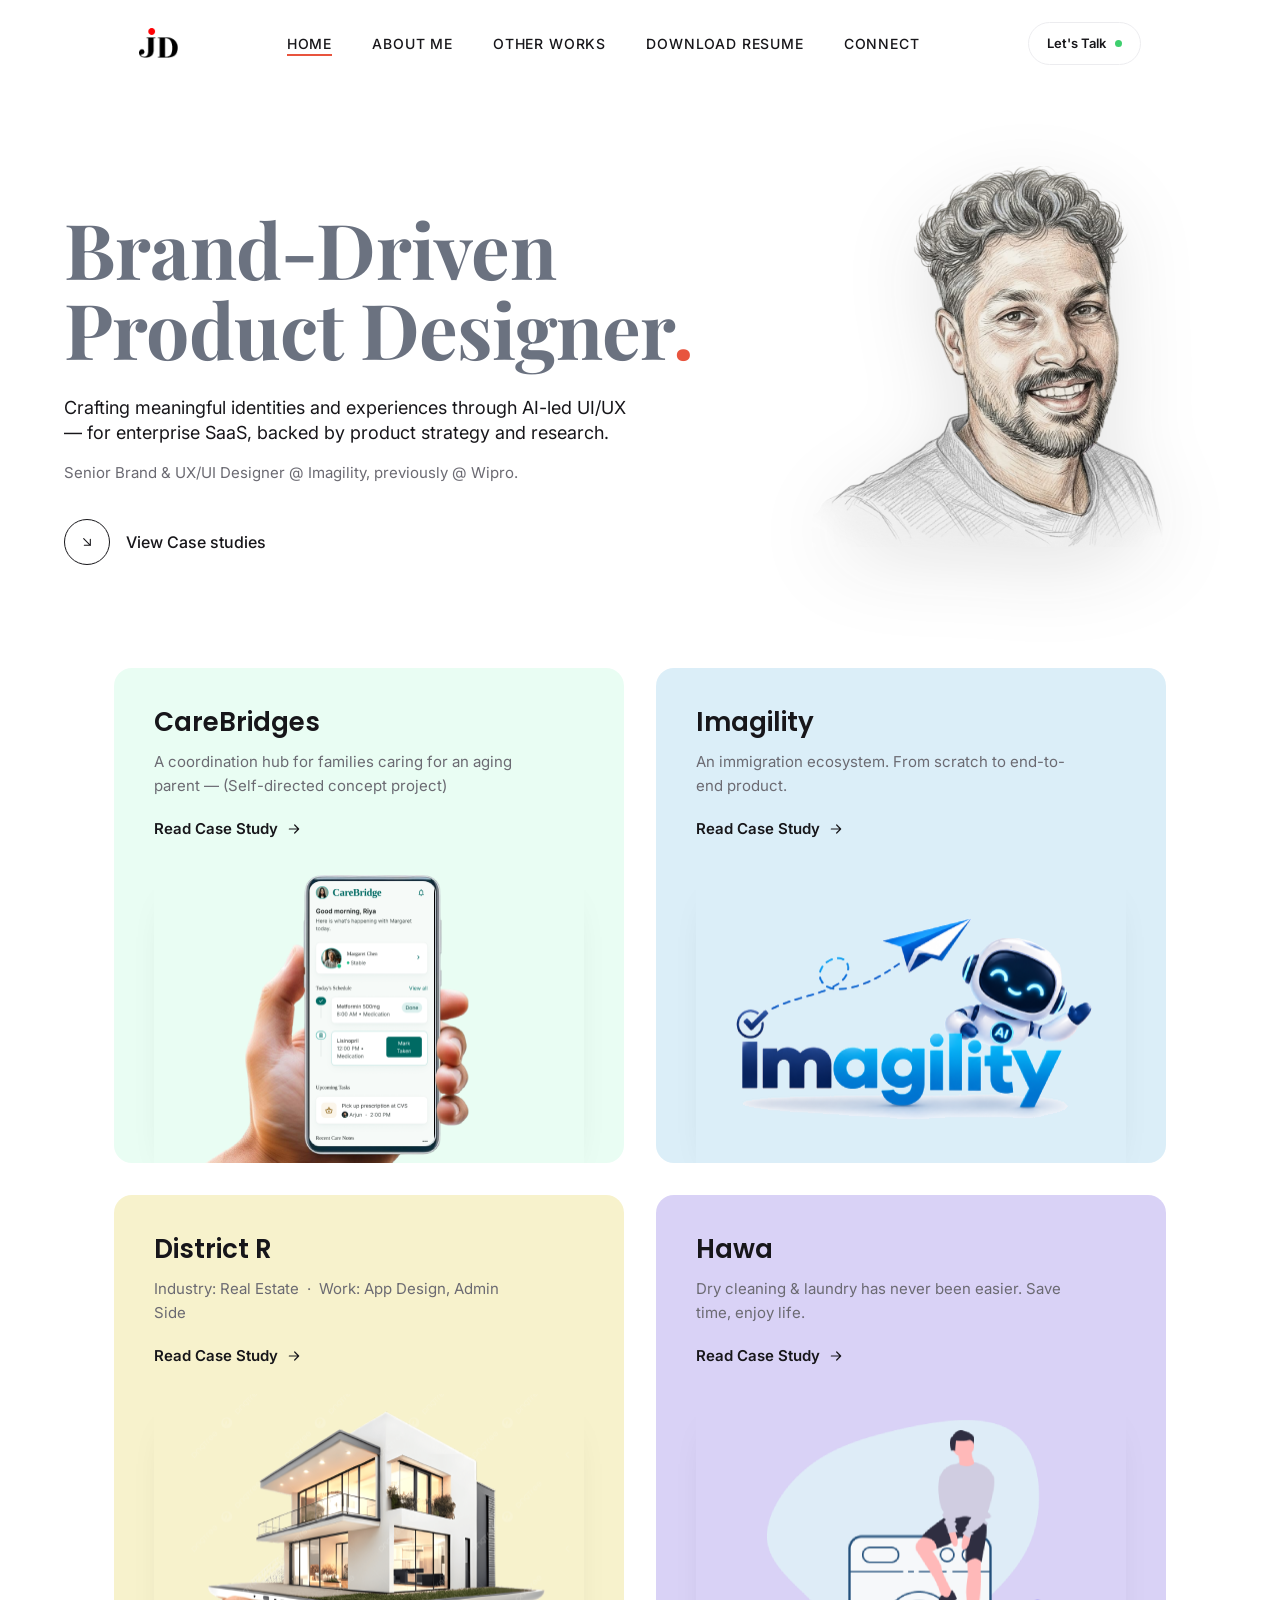
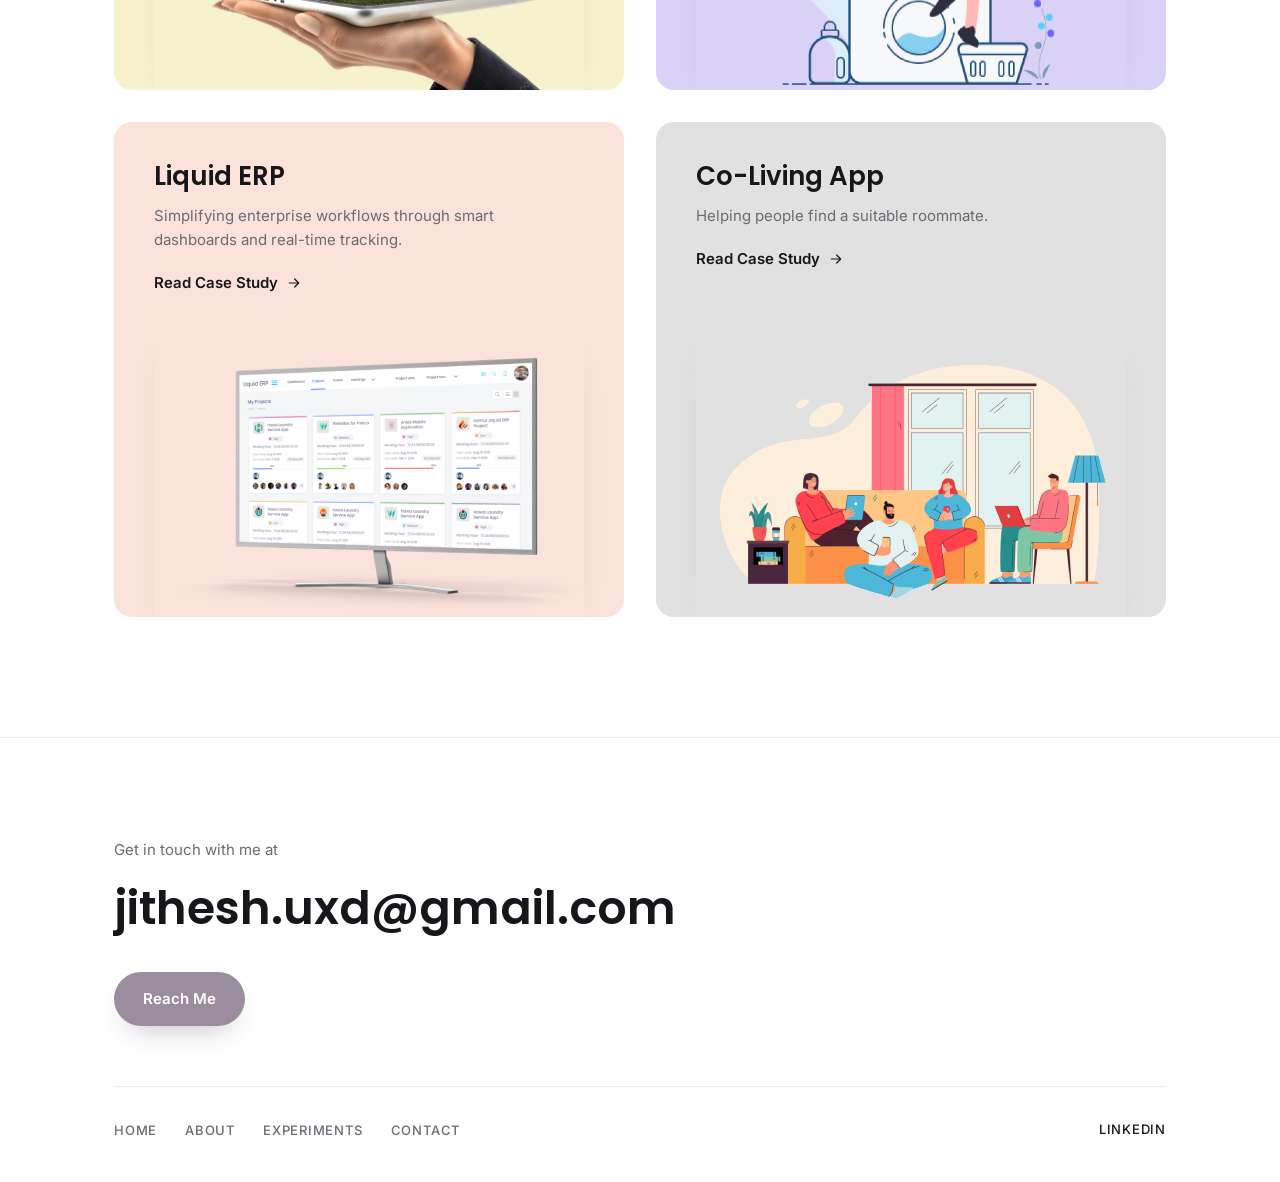
<file: index.html>
<!DOCTYPE html>
<html lang="en">
<head>
<meta charset="UTF-8">
<meta name="viewport" content="width=device-width, initial-scale=1.0">
<title>Jithesh TP — Brand-driven Product Designer</title>
<meta name="description" content="Jithesh D is a brand-driven product designer crafting meaningful identities, systems and experiences. Senior Brand &amp; UX/UI Designer at Imagility.">
<link rel="stylesheet" href="css/style.css">
</head>
<body>

<header class="site-header">

  <div class="container">
    
     <div class="header-inner">
    <a href="index.html" class="logo"><img src="images/logo.png" alt="JD — Jithesh D logo"></a>

    <nav aria-label="Primary">
      <ul class="nav-list">
        <li><a href="index.html">Home</a></li>
        <li><a href="about.html">About Me</a></li>
        <li><a href="other-projects.html">Other Works</a></li>
        <li><a href="Jithesh_Senior_Product_Designer_Resume.pdf" target="_blank" rel="noopener noreferrer" download="Jithesh_Senior_Product_Designer_Resume.pdf">Download Resume</a></li>
        <li><a href="index.html#contact">Connect</a></li>
      </ul>
    </nav>

    <div class="header-actions">
      <a href="index.html#contact" class="btn-talk">Let's Talk <span class="status-dot" aria-hidden="true"></span></a>
      <button class="nav-toggle" aria-label="Toggle menu" aria-expanded="false">
        <span></span><span></span><span></span>
      </button>
    </div>
  </div>


  </div>
 
</header>

<main>

  <!-- Hero -->
  <section class="hero">
    <div class="container hero-inner">
      <div class="hero-copy reveal">

        <div class="hero-ledt">
        <h1 class="hero-title">Brand-Driven<br>Product Designer<span class="accent">.</span></h1>
        <p class="hero-lead">Crafting meaningful identities and experiences through AI-led UI/UX — for enterprise SaaS, backed by product strategy and research.</p>
        
        <p class="hero-subtitle">Senior Brand &amp; UX/UI Designer @ Imagility, previously @ Wipro.</p>
        <a href="#work" class="hero-cta">
          <span class="icon-circle" aria-hidden="true">
            <svg width="16" height="16" viewBox="0 0 24 24" fill="none"><path d="M7 7L17 17M17 17H8M17 17V8" stroke="currentColor" stroke-width="1.6" stroke-linecap="round" stroke-linejoin="round"/></svg>
          </span>
          View Case studies
        </a>
      </div>
      </div>

      <div class="hero-portrait reveal">
        <img src="images/hero-bg.png" alt="Sketched portrait illustration of Jithesh D">
      </div>




    </div>
  </section>

  <!-- Work grid -->
  <section class="work" id="work">
    <div class="container project-grid">





            <article class="project-card card-green reveal">
        <div class="project-card__body">
          <h3>CareBridges</h3>
          <p>A coordination hub for families caring for an aging parent — (Self-directed concept project)</p>
          <a href="carebridge.html" class="link-arrow">Read Case Study
            <svg width="16" height="16" viewBox="0 0 24 24" fill="none"><path d="M5 12H19M19 12L13 6M19 12L13 18" stroke="currentColor" stroke-width="1.8" stroke-linecap="round" stroke-linejoin="round"/></svg>
          </a>
        </div>
        <a href="carebridge.html" class="project-card__media" aria-hidden="true">
          <img src="images/CareBridges_thumb.png" alt="" loading="lazy" onerror="this.closest('.project-card__media').classList.add('is-illustration'); this.remove();">
        </a>
      </article>


            <article class="project-card card-blue  reveal">
        <div class="project-card__body">
          <h3>Imagility</h3>
          <p>An immigration ecosystem. From scratch to end-to-end product.</p>
          <a href="imagility.html" class="link-arrow">Read Case Study
            <svg width="16" height="16" viewBox="0 0 24 24" fill="none"><path d="M5 12H19M19 12L13 6M19 12L13 18" stroke="currentColor" stroke-width="1.8" stroke-linecap="round" stroke-linejoin="round"/></svg>
          </a>
        </div>
        <a href="imagility.html" class="project-card__media" aria-hidden="true">
          <img src="images/Imagility_thumb.png" alt="" loading="lazy" onerror="this.closest('.project-card__media').classList.add('is-illustration'); this.remove();">
        </a>
      </article>

          <article class="project-card card-yellow reveal">
        <div class="project-card__body">
          <h3>District R</h3>
          <p>Industry: Real Estate &nbsp;·&nbsp; Work: App Design, Admin Side</p>
          <a href="district-r.html" class="link-arrow">Read Case Study
            <svg width="16" height="16" viewBox="0 0 24 24" fill="none"><path d="M5 12H19M19 12L13 6M19 12L13 18" stroke="currentColor" stroke-width="1.8" stroke-linecap="round" stroke-linejoin="round"/></svg>
          </a>
        </div>
        <a href="district-r.html" class="project-card__media" aria-hidden="true">
          <img src="images/Disrictr_thumb.png" alt="" loading="lazy" onerror="this.closest('.project-card__media').classList.add('is-illustration'); this.remove();">
        </a>
      </article>

         <article class="project-card card-purple reveal">
        <div class="project-card__body">
          <h3>Hawa</h3>
          <p>Dry cleaning &amp; laundry has never been easier. Save time, enjoy life.</p>
          <a href="hawa.html" class="link-arrow">Read Case Study
            <svg width="16" height="16" viewBox="0 0 24 24" fill="none"><path d="M5 12H19M19 12L13 6M19 12L13 18" stroke="currentColor" stroke-width="1.8" stroke-linecap="round" stroke-linejoin="round"/></svg>
          </a>
        </div>
     
         <a href="hawa.html" class="project-card__media" aria-hidden="true">
          <img src="images/hawa_thumb.png" alt="" loading="lazy" onerror="this.closest('.project-card__media').classList.add('is-illustration'); this.remove();">
        </a>
      </article>

          <article class="project-card card-peach reveal">
        <div class="project-card__body">
          <h3>Liquid ERP</h3>
          <p>Simplifying enterprise workflows through smart dashboards and real-time tracking.</p>
          <a href="liquid-erp.html" class="link-arrow">Read Case Study
            <svg width="16" height="16" viewBox="0 0 24 24" fill="none"><path d="M5 12H19M19 12L13 6M19 12L13 18" stroke="currentColor" stroke-width="1.8" stroke-linecap="round" stroke-linejoin="round"/></svg>
          </a>
        </div>
        <a href="liquid-erp.html" class="project-card__media" aria-hidden="true">
          <img src="images/ERP_thumb.png" alt="" loading="lazy" onerror="this.closest('.project-card__media').classList.add('is-illustration'); this.remove();">
        </a>
      </article>


  




  

    

      <article class="project-card card-co reveal">
        <div class="project-card__body">
          <h3>Co-Living App</h3>
          <p>Helping people find a suitable roommate.</p>
          <a href="#" class="link-arrow">Read Case Study
            <svg width="16" height="16" viewBox="0 0 24 24" fill="none"><path d="M5 12H19M19 12L13 6M19 12L13 18" stroke="currentColor" stroke-width="1.8" stroke-linecap="round" stroke-linejoin="round"/></svg>
          </a>
        </div>
        <a href="#" class="project-card__media" aria-hidden="true">
          <img src="images/co_living_thumb.png" alt="" loading="lazy" onerror="this.closest('.project-card__media').classList.add('is-illustration'); this.remove();">
        </a>
      </article>



    </div>
  </section>

</main>

<footer class="site-footer" id="contact">
  <div class="container">
    <div class="footer-cta reveal">
      <p class="kicker">Get in touch with me at</p>
      <p class="email">jithesh.uxd@gmail.com</p>
      <a href="mailto:jithesh.uxd@gmail.com" class="btn btn-primary">Reach Me</a>
    </div>

    <div class="footer-bottom">
      <nav aria-label="Footer">
        <ul class="footer-nav">
          <li><a href="index.html">Home</a></li>
          <li><a href="index.html#work">About</a></li>
          <li><a href="index.html#work">Experiments</a></li>
          <li><a href="index.html#contact">Contact</a></li>
        </ul>
      </nav>
      <a href="https://linkedin.com/in/jithesh-product-designer" target="_blank" rel="noopener" class="footer-nav"><span style="text-transform:uppercase;font-size:13px;font-weight:500;letter-spacing:.06em;">LinkedIn</span></a>
    </div>
  </div>
</footer>

<button class="back-to-top" aria-label="Back to top">
  <svg width="18" height="18" viewBox="0 0 24 24" fill="none"><path d="M12 19V5M12 5L5 12M12 5L19 12" stroke="currentColor" stroke-width="2" stroke-linecap="round" stroke-linejoin="round"/></svg>
</button>

<script src="js/script.js"></script>
</body>
</html>
</file>
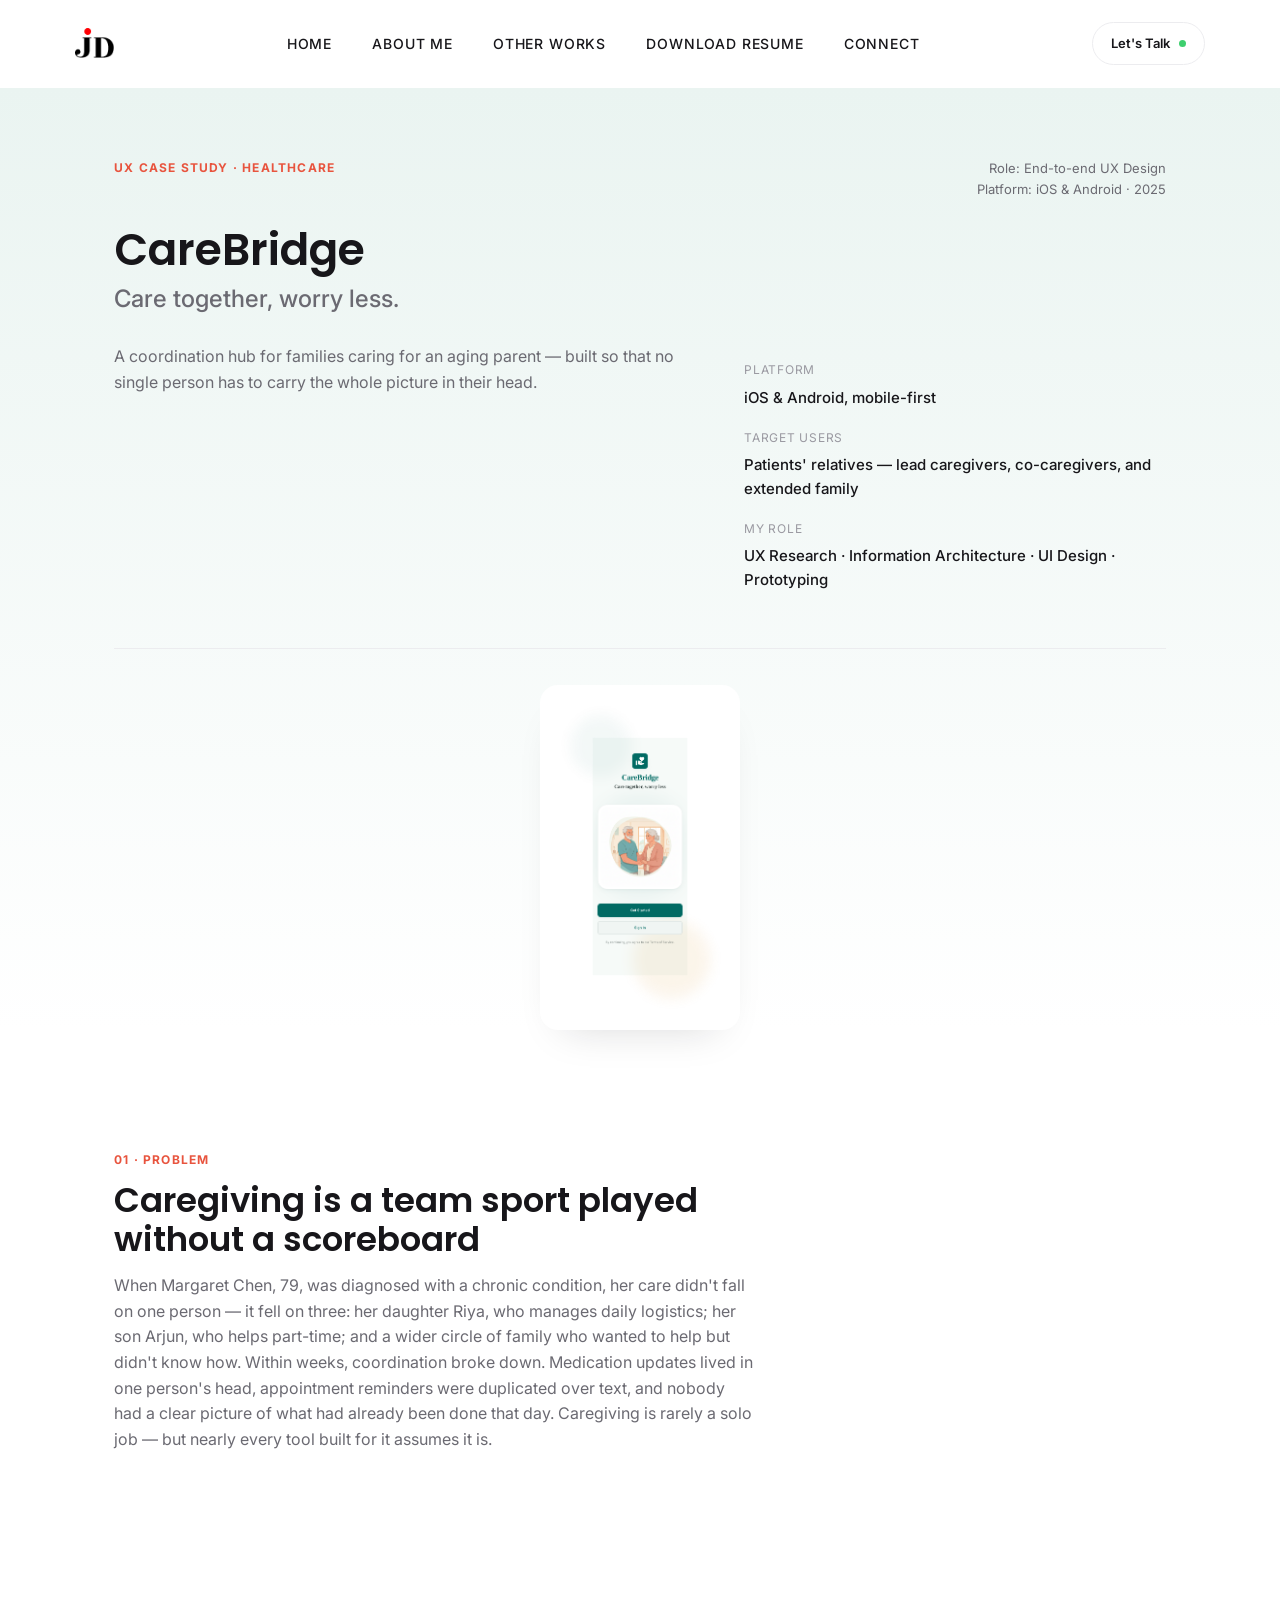
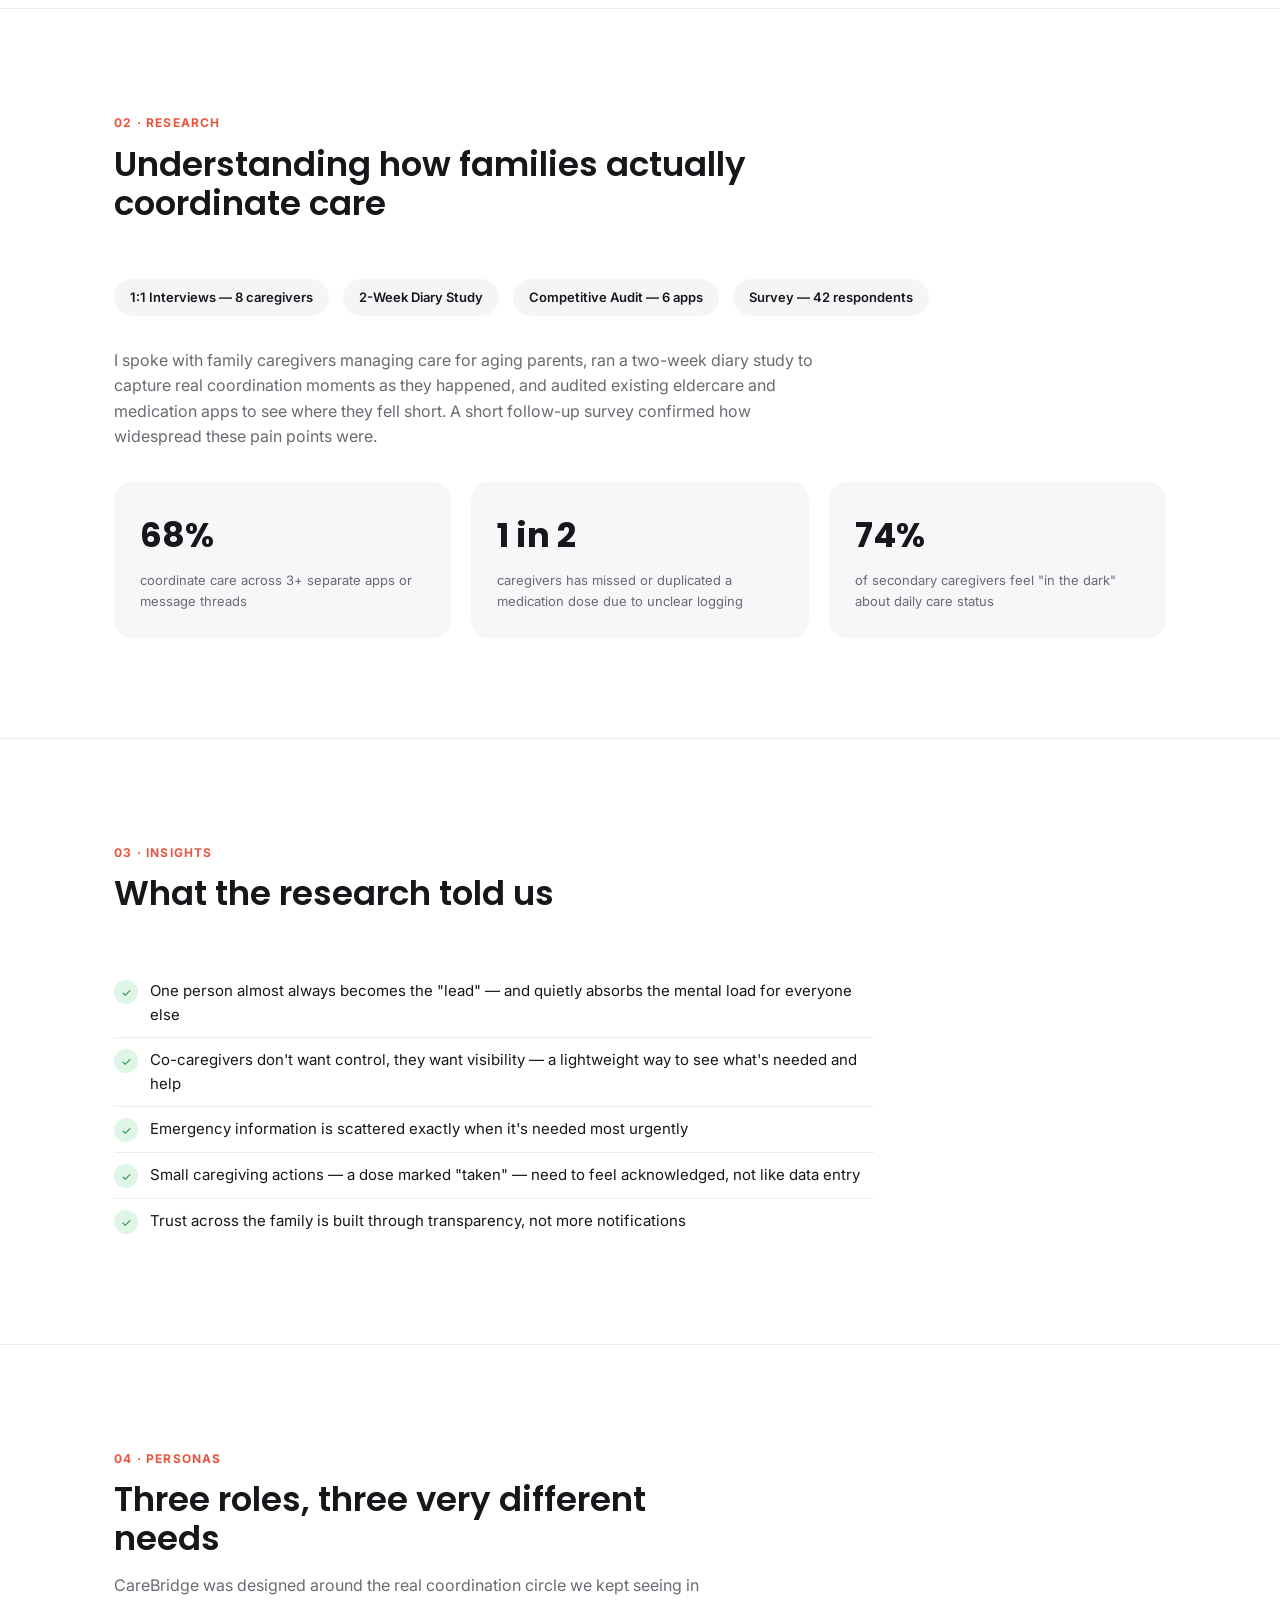
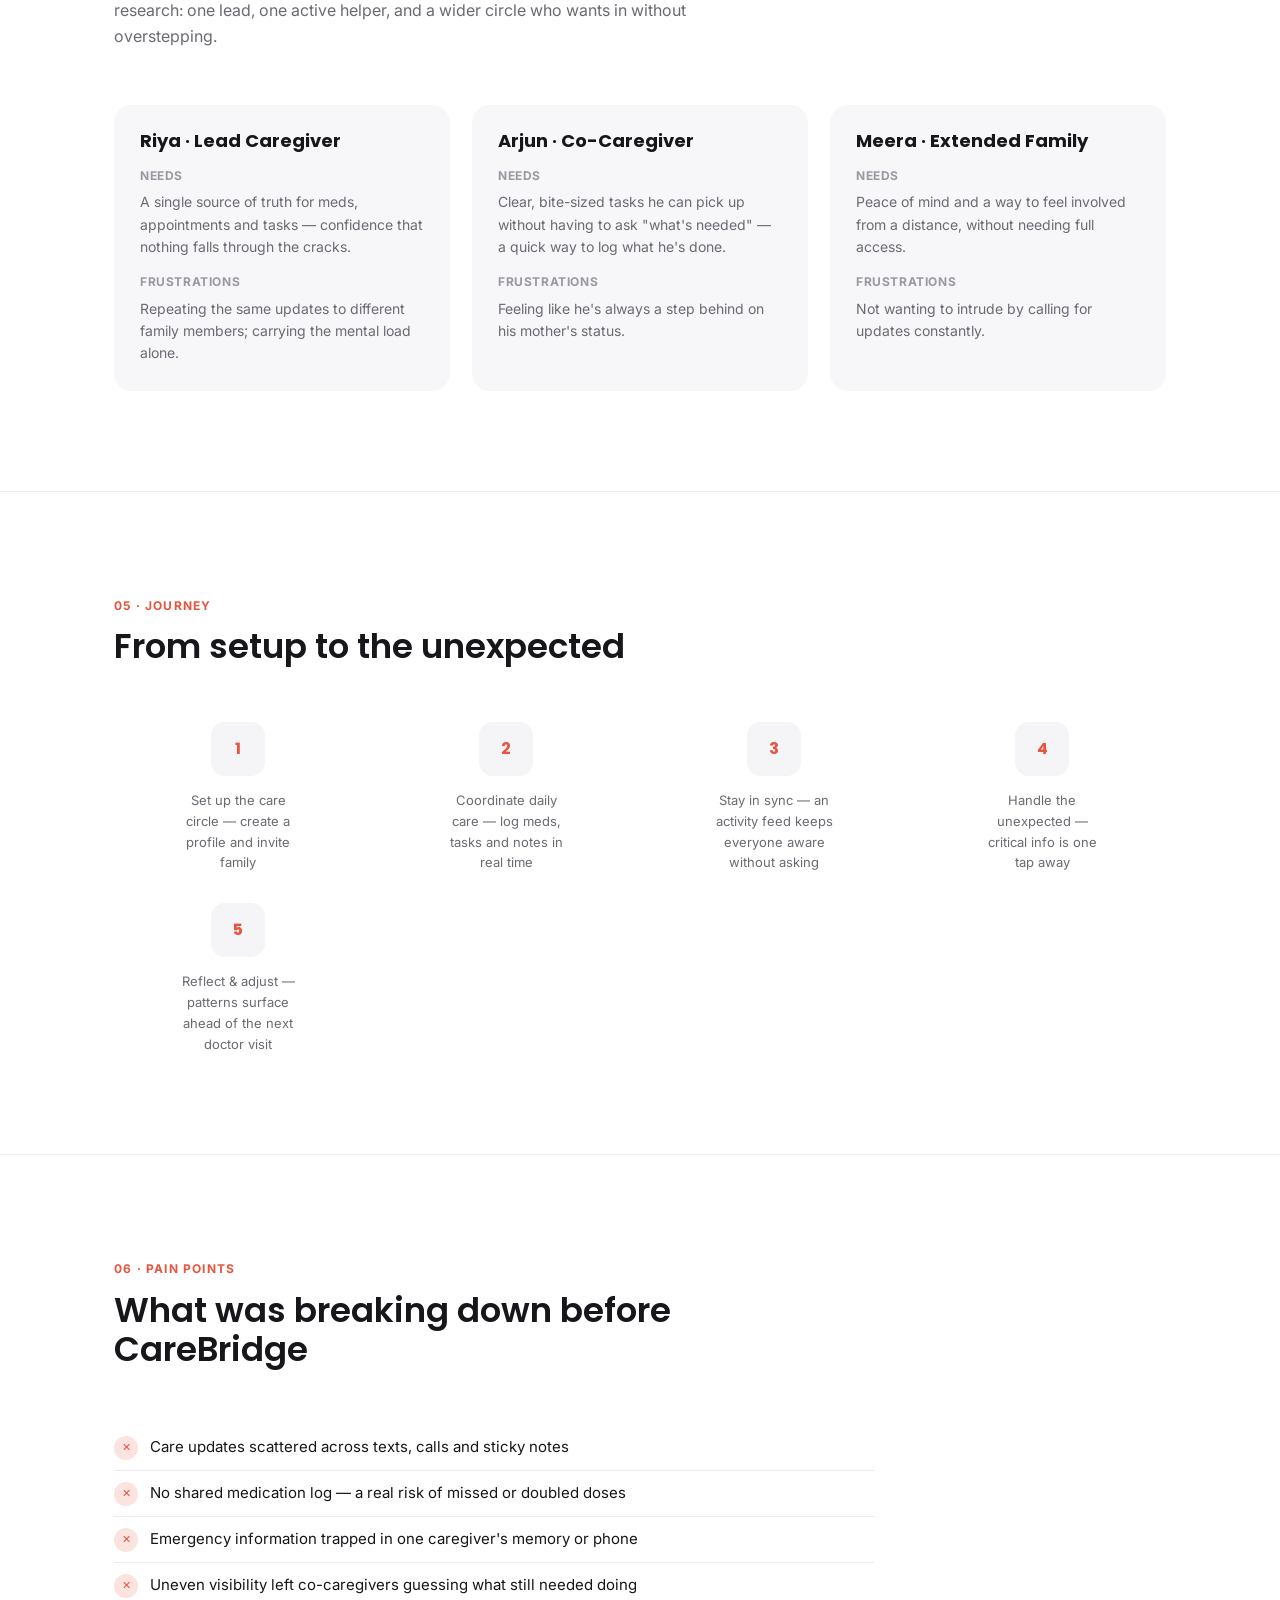
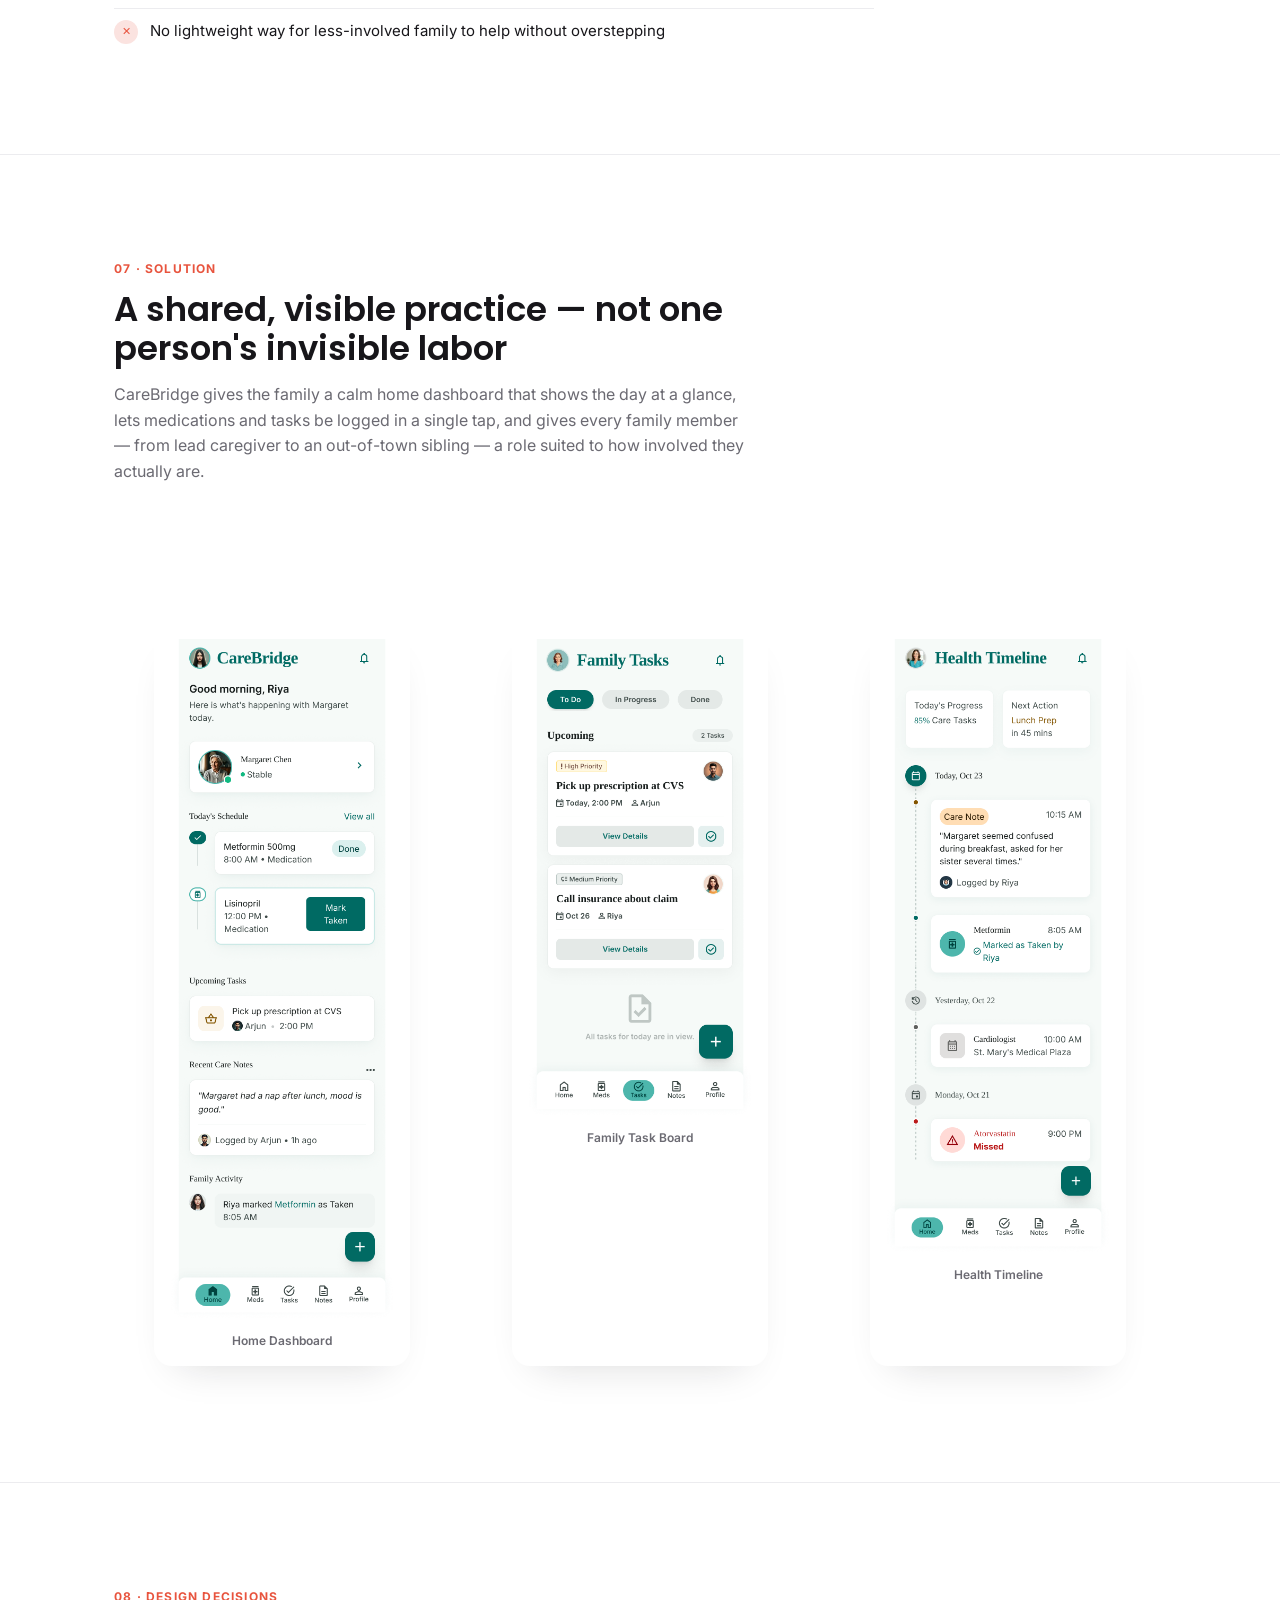
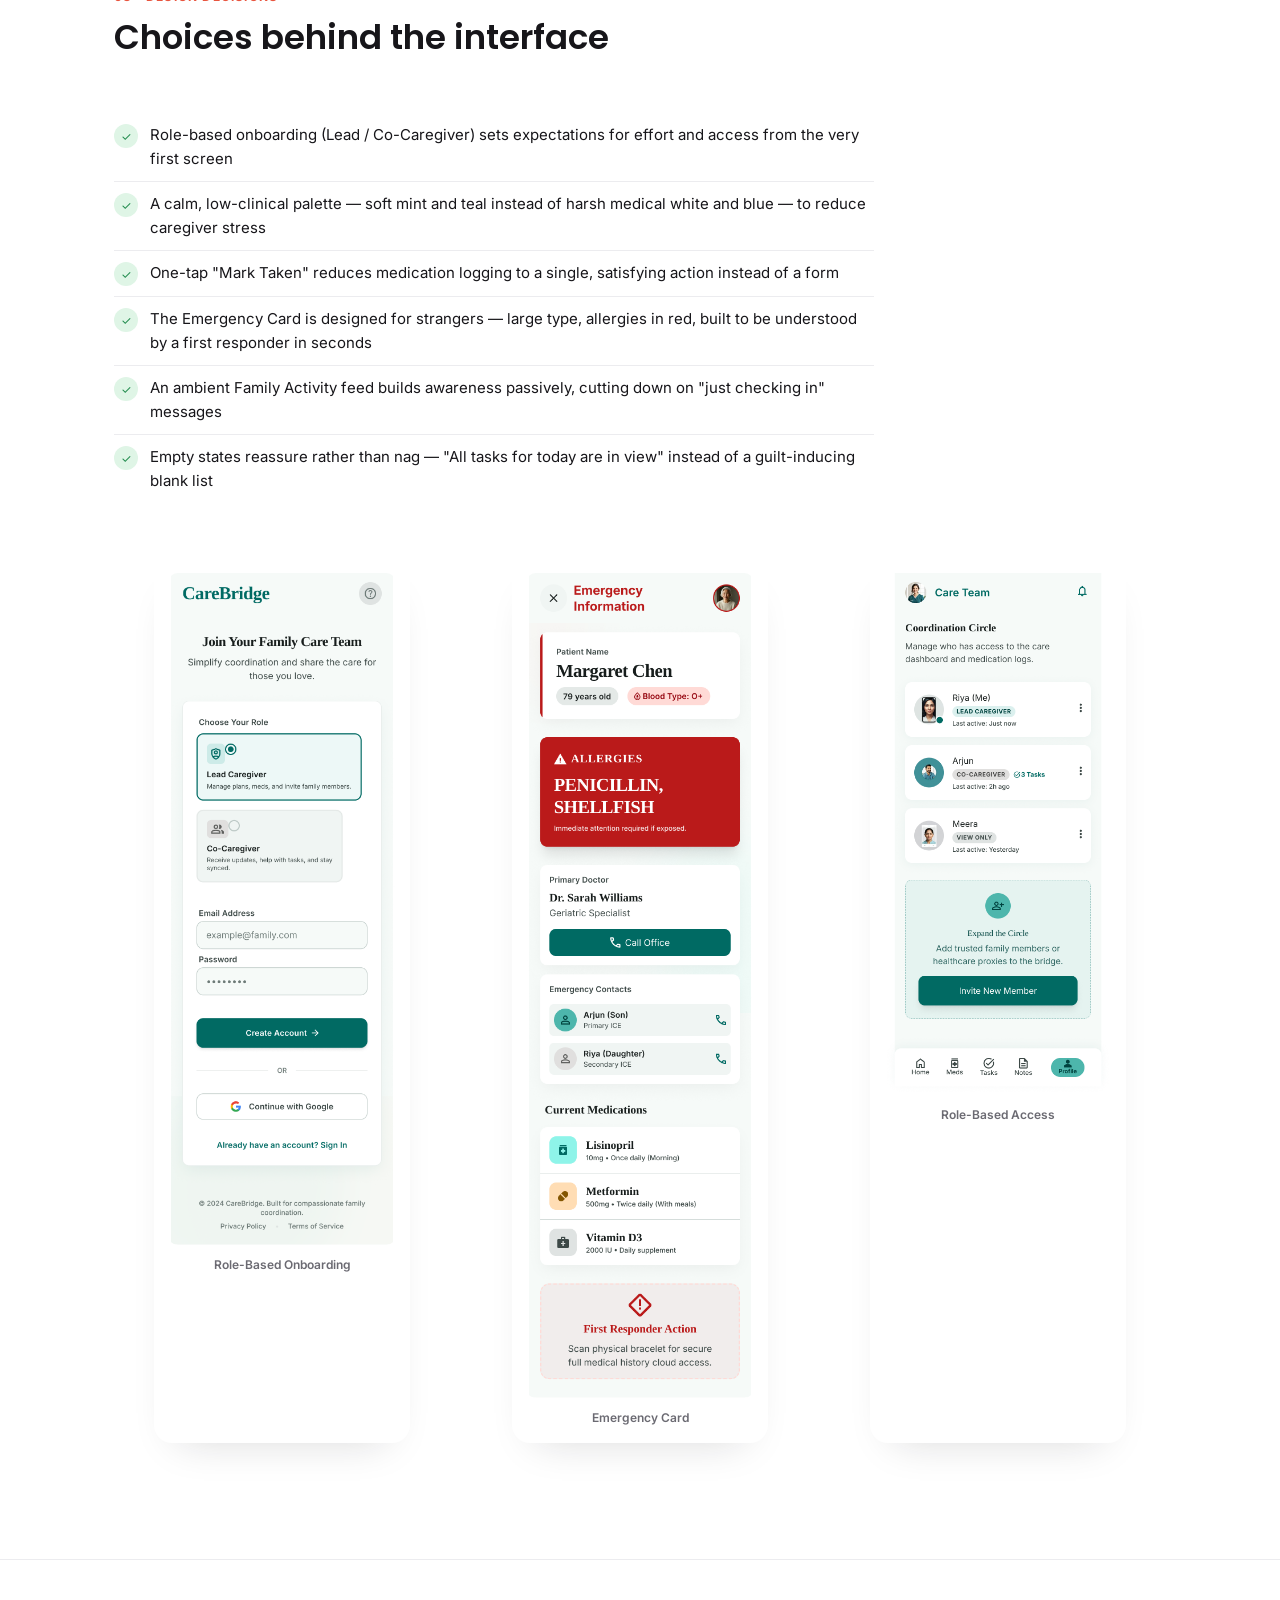
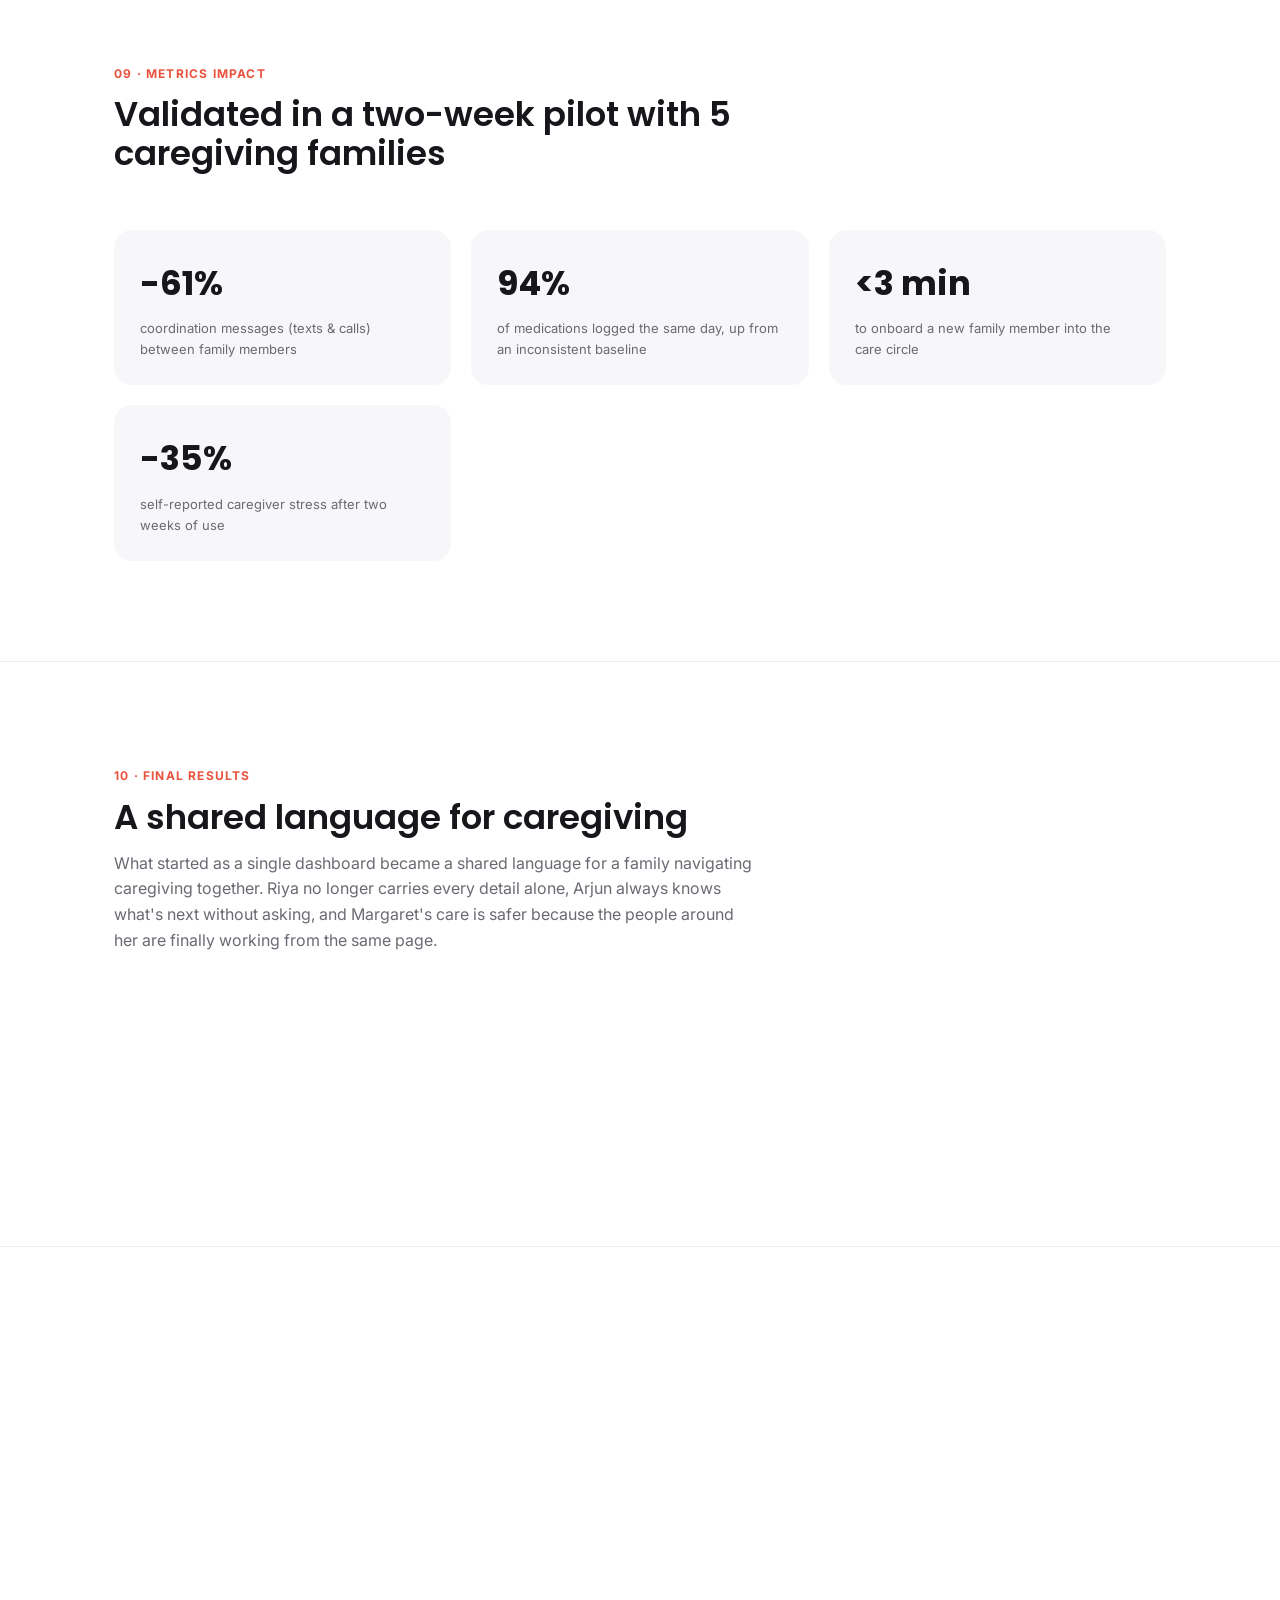
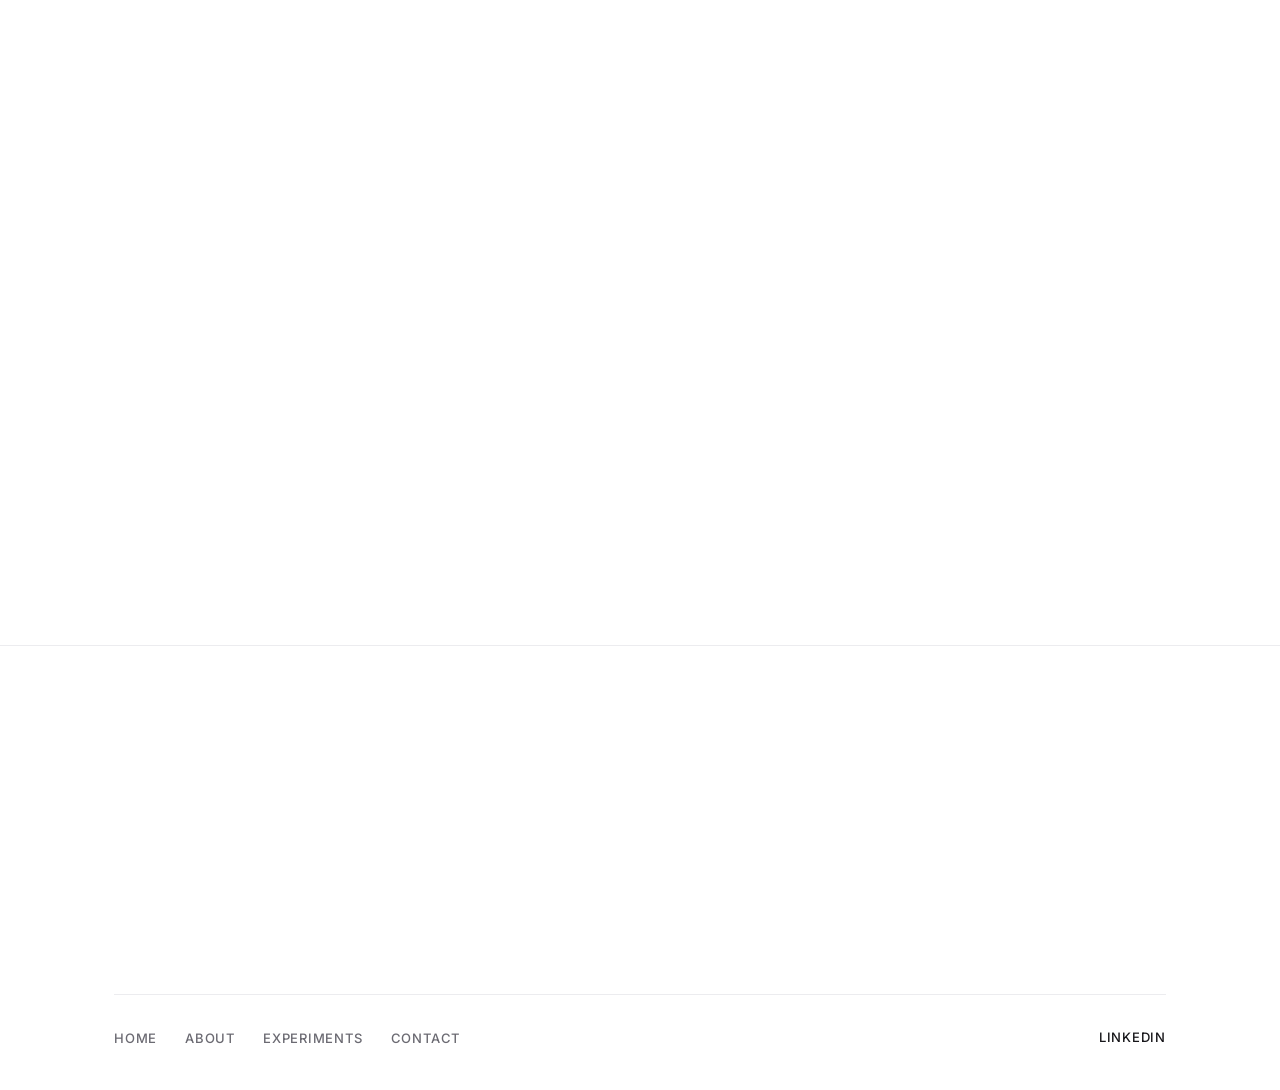
<file: carebridge.html>
<!DOCTYPE html>
<html lang="en">
<head>
<meta charset="UTF-8">
<meta name="viewport" content="width=device-width, initial-scale=1.0">
<title>CareBridge — Healthcare UX Case Study by Jithesh TP</title>
<meta name="description" content="CareBridge is a family caregiver coordination app for aging parents. A UX case study covering research, personas, journey mapping, and design decisions.">
<meta name="keywords" content="CareBridge, healthcare UX, caregiver app, UX case study, product design">
<link rel="canonical" href="https://jitheshdesigns.com/carebridge.html">
<meta property="og:type" content="article">
<meta property="og:title" content="CareBridge — Healthcare UX Case Study by Jithesh D">
<meta property="og:description" content="Care together, worry less — a coordination hub for families caring for an aging parent.">
<meta property="og:image" content="images/carebridge/cb-splash.png">
<meta name="twitter:card" content="summary_large_image">
<link rel="stylesheet" href="css/style.css">
</head>
<body>

<header class="site-header">
  <div class="container header-inner">
    <a href="index.html" class="logo"><img src="images/logo.png" alt="JD — Jithesh D logo"></a>

 <nav aria-label="Primary">
      <ul class="nav-list">
        <li><a href="index.html">Home</a></li>
        <li><a href="about.html">About Me</a></li>
        <li><a href="other-projects.html">Other Works</a></li>
        <li><a href="Jithesh_Senior_Product_Designer_Resume.pdf" target="_blank" rel="noopener noreferrer" download="Jithesh_Senior_Product_Designer_Resume.pdf">Download Resume</a></li>
        <li><a href="index.html#contact">Connect</a></li>
      </ul>
    </nav>

    <div class="header-actions">
      <a href="index.html#contact" class="btn-talk">Let's Talk <span class="status-dot" aria-hidden="true"></span></a>
      <button class="nav-toggle" aria-label="Toggle menu" aria-expanded="false">
        <span></span><span></span><span></span>
      </button>
    </div>
  </div>
</header>

<main>

  <!-- Hero -->
  <section class="case-hero cb-hero">
    <div class="container">
      <div class="case-hero__meta reveal">
        <span class="eyebrow" style="margin-bottom:0;">UX Case Study · Healthcare</span>
        <p class="case-hero__tag">Role: End-to-end UX Design<br>Platform: iOS &amp; Android · 2025</p>
      </div>

      <h1 class="case-title reveal">CareBridge</h1>
      <p class="case-subtitle reveal">Care together, worry less.</p>

      <div class="case-intro reveal">
        <p>A coordination hub for families caring for an aging parent — built so that no single person has to carry the whole picture in their head.</p>
        <dl class="case-facts">
          <dt>Platform</dt>
          <dd>iOS &amp; Android, mobile-first</dd>
          <dt>Target Users</dt>
          <dd>Patients' relatives — lead caregivers, co-caregivers, and extended family</dd>
          <dt>My Role</dt>
          <dd>UX Research · Information Architecture · UI Design · Prototyping</dd>
        </dl>
      </div>

      <div class="reveal" style="max-width:280px;margin:36px auto 0;">
        <figure class="phone-card">
          <img src="images/carebridge/cb-splash.png" alt="CareBridge splash screen with the tagline 'Care together, worry less'" loading="lazy">
        </figure>
      </div>
    </div>
  </section>

  <!-- Problem -->
  <section class="section">
    <div class="container">
      <div class="section-head reveal">
        <span class="eyebrow">01 · Problem</span>
        <h2 class="section-title">Caregiving is a team sport played without a scoreboard</h2>
        <p class="section-desc">When Margaret Chen, 79, was diagnosed with a chronic condition, her care didn't fall on one person — it fell on three: her daughter Riya, who manages daily logistics; her son Arjun, who helps part-time; and a wider circle of family who wanted to help but didn't know how. Within weeks, coordination broke down. Medication updates lived in one person's head, appointment reminders were duplicated over text, and nobody had a clear picture of what had already been done that day. Caregiving is rarely a solo job — but nearly every tool built for it assumes it is.</p>
      </div>
    </div>
  </section>

  <!-- Research -->
  <section class="section">
    <div class="container">
      <div class="section-head reveal">
        <span class="eyebrow">02 · Research</span>
        <h2 class="section-title">Understanding how families actually coordinate care</h2>
      </div>

      <div class="pill-row reveal">
        <span class="pill">1:1 Interviews — 8 caregivers</span>
        <span class="pill">2-Week Diary Study</span>
        <span class="pill">Competitive Audit — 6 apps</span>
        <span class="pill">Survey — 42 respondents</span>
      </div>

      <p class="reveal" style="color:var(--color-text-soft);font-size:16px;max-width:70ch;margin-bottom:32px;">I spoke with family caregivers managing care for aging parents, ran a two-week diary study to capture real coordination moments as they happened, and audited existing eldercare and medication apps to see where they fell short. A short follow-up survey confirmed how widespread these pain points were.</p>

      <div class="stat-grid reveal">
        <div class="stat-card"><div class="value">68%</div><div class="label">coordinate care across 3+ separate apps or message threads</div></div>
        <div class="stat-card"><div class="value">1 in 2</div><div class="label">caregivers has missed or duplicated a medication dose due to unclear logging</div></div>
        <div class="stat-card"><div class="value">74%</div><div class="label">of secondary caregivers feel "in the dark" about daily care status</div></div>
      </div>
    </div>
  </section>

  <!-- Insights -->
  <section class="section">
    <div class="container">
      <div class="section-head reveal">
        <span class="eyebrow">03 · Insights</span>
        <h2 class="section-title">What the research told us</h2>
      </div>
      <ul class="check-list reveal" style="max-width:760px;">
        <li>One person almost always becomes the "lead" — and quietly absorbs the mental load for everyone else</li>
        <li>Co-caregivers don't want control, they want visibility — a lightweight way to see what's needed and help</li>
        <li>Emergency information is scattered exactly when it's needed most urgently</li>
        <li>Small caregiving actions — a dose marked "taken" — need to feel acknowledged, not like data entry</li>
        <li>Trust across the family is built through transparency, not more notifications</li>
      </ul>
    </div>
  </section>

  <!-- Personas -->
  <section class="section">
    <div class="container">
      <div class="section-head reveal">
        <span class="eyebrow">04 · Personas</span>
        <h2 class="section-title">Three roles, three very different needs</h2>
        <p class="section-desc">CareBridge was designed around the real coordination circle we kept seeing in research: one lead, one active helper, and a wider circle who wants in without overstepping.</p>
      </div>

      <div class="persona-grid reveal">
        <div class="persona-card">
          <h4>Riya · Lead Caregiver</h4>
          <h5>Needs</h5>
          <p>A single source of truth for meds, appointments and tasks — confidence that nothing falls through the cracks.</p>
          <h5>Frustrations</h5>
          <p>Repeating the same updates to different family members; carrying the mental load alone.</p>
        </div>
        <div class="persona-card">
          <h4>Arjun · Co-Caregiver</h4>
          <h5>Needs</h5>
          <p>Clear, bite-sized tasks he can pick up without having to ask "what's needed" — a quick way to log what he's done.</p>
          <h5>Frustrations</h5>
          <p>Feeling like he's always a step behind on his mother's status.</p>
        </div>
        <div class="persona-card">
          <h4>Meera · Extended Family</h4>
          <h5>Needs</h5>
          <p>Peace of mind and a way to feel involved from a distance, without needing full access.</p>
          <h5>Frustrations</h5>
          <p>Not wanting to intrude by calling for updates constantly.</p>
        </div>
      </div>
    </div>
  </section>

  <!-- Journey -->
  <section class="section">
    <div class="container">
      <div class="section-head reveal">
        <span class="eyebrow">05 · Journey</span>
        <h2 class="section-title">From setup to the unexpected</h2>
      </div>
      <div class="step-grid reveal">
        <div class="step-item"><span class="step-num">1</span><p>Set up the care circle — create a profile and invite family</p></div>
        <div class="step-item"><span class="step-num">2</span><p>Coordinate daily care — log meds, tasks and notes in real time</p></div>
        <div class="step-item"><span class="step-num">3</span><p>Stay in sync — an activity feed keeps everyone aware without asking</p></div>
        <div class="step-item"><span class="step-num">4</span><p>Handle the unexpected — critical info is one tap away</p></div>
        <div class="step-item"><span class="step-num">5</span><p>Reflect &amp; adjust — patterns surface ahead of the next doctor visit</p></div>
      </div>
    </div>
  </section>

  <!-- Pain points -->
  <section class="section">
    <div class="container">
      <div class="section-head reveal">
        <span class="eyebrow">06 · Pain Points</span>
        <h2 class="section-title">What was breaking down before CareBridge</h2>
      </div>
      <ul class="cross-list reveal" style="max-width:760px;">
        <li>Care updates scattered across texts, calls and sticky notes</li>
        <li>No shared medication log — a real risk of missed or doubled doses</li>
        <li>Emergency information trapped in one caregiver's memory or phone</li>
        <li>Uneven visibility left co-caregivers guessing what still needed doing</li>
        <li>No lightweight way for less-involved family to help without overstepping</li>
      </ul>
    </div>
  </section>

  <!-- Solution -->
  <section class="section">
    <div class="container">
      <div class="section-head reveal">
        <span class="eyebrow">07 · Solution</span>
        <h2 class="section-title">A shared, visible practice — not one person's invisible labor</h2>
        <p class="section-desc">CareBridge gives the family a calm home dashboard that shows the day at a glance, lets medications and tasks be logged in a single tap, and gives every family member — from lead caregiver to an out-of-town sibling — a role suited to how involved they actually are.</p>
      </div>

      <div class="pill-row reveal">
        <span class="pill">Shared Dashboard</span>
        <span class="pill">Medication Tracking</span>
        <span class="pill">Family Task Board</span>
        <span class="pill">Health Timeline</span>
        <span class="pill">Emergency Card</span>
        <span class="pill">Role-Based Access</span>
      </div>

      <div class="phone-grid phone-grid--3 reveal">
        <figure class="phone-card"><img src="images/carebridge/cb-home-dashboard.png" alt="CareBridge home dashboard showing today's schedule, tasks and family activity" loading="lazy"><figcaption>Home Dashboard</figcaption></figure>
        <figure class="phone-card"><img src="images/carebridge/cb-task-board.png" alt="CareBridge family task board with priority tasks" loading="lazy"><figcaption>Family Task Board</figcaption></figure>
        <figure class="phone-card"><img src="images/carebridge/cb-health-timeline.png" alt="CareBridge health timeline showing care notes and medication history" loading="lazy"><figcaption>Health Timeline</figcaption></figure>
      </div>
    </div>
  </section>

  <!-- Design decisions -->
  <section class="section">
    <div class="container">
      <div class="section-head reveal">
        <span class="eyebrow">08 · Design Decisions</span>
        <h2 class="section-title">Choices behind the interface</h2>
      </div>

      <ul class="check-list reveal" style="max-width:760px;margin-bottom:40px;">
        <li>Role-based onboarding (Lead / Co-Caregiver) sets expectations for effort and access from the very first screen</li>
        <li>A calm, low-clinical palette — soft mint and teal instead of harsh medical white and blue — to reduce caregiver stress</li>
        <li>One-tap "Mark Taken" reduces medication logging to a single, satisfying action instead of a form</li>
        <li>The Emergency Card is designed for strangers — large type, allergies in red, built to be understood by a first responder in seconds</li>
        <li>An ambient Family Activity feed builds awareness passively, cutting down on "just checking in" messages</li>
        <li>Empty states reassure rather than nag — "All tasks for today are in view" instead of a guilt-inducing blank list</li>
      </ul>

      <div class="phone-grid phone-grid--3 reveal">
        <figure class="phone-card"><img src="images/carebridge/cb-login.png" alt="CareBridge role selection screen for Lead Caregiver or Co-Caregiver" loading="lazy"><figcaption>Role-Based Onboarding</figcaption></figure>
        <figure class="phone-card"><img src="images/carebridge/cb-emergency-card.png" alt="CareBridge emergency information card with allergies highlighted in red" loading="lazy"><figcaption>Emergency Card</figcaption></figure>
        <figure class="phone-card"><img src="images/carebridge/cb-family-members.png" alt="CareBridge care team screen showing roles for each family member" loading="lazy"><figcaption>Role-Based Access</figcaption></figure>
      </div>
    </div>
  </section>

  <!-- Metrics impact -->
  <section class="section">
    <div class="container">
      <div class="section-head reveal">
        <span class="eyebrow">09 · Metrics Impact</span>
        <h2 class="section-title">Validated in a two-week pilot with 5 caregiving families</h2>
      </div>
      <div class="stat-grid reveal">
        <div class="stat-card"><div class="value">-61%</div><div class="label">coordination messages (texts &amp; calls) between family members</div></div>
        <div class="stat-card"><div class="value">94%</div><div class="label">of medications logged the same day, up from an inconsistent baseline</div></div>
        <div class="stat-card"><div class="value">&lt;3 min</div><div class="label">to onboard a new family member into the care circle</div></div>
        <div class="stat-card"><div class="value">-35%</div><div class="label">self-reported caregiver stress after two weeks of use</div></div>
      </div>
    </div>
  </section>

  <!-- Final results -->
  <section class="section">
    <div class="container">
      <div class="section-head reveal">
        <span class="eyebrow">10 · Final Results</span>
        <h2 class="section-title">A shared language for caregiving</h2>
        <p class="section-desc">What started as a single dashboard became a shared language for a family navigating caregiving together. Riya no longer carries every detail alone, Arjun always knows what's next without asking, and Margaret's care is safer because the people around her are finally working from the same page.</p>
      </div>

      <ul class="check-list reveal" style="max-width:760px;">
        <li>In-app messaging for the care circle, so coordination never has to leave CareBridge</li>
        <li>Pharmacy refill integration to close the loop on medication logistics</li>
        <li>Lightweight caregiver check-ins to catch burnout before it becomes a crisis</li>
      </ul>
    </div>
  </section>

  <!-- More screens -->
  <section class="section">
    <div class="container">
      <div class="section-head reveal">
        <span class="eyebrow">Appendix</span>
        <h2 class="section-title">More Screens</h2>
        <p class="section-desc">A closer look at the supporting flows — logging, setup, and everyday details.</p>
      </div>

      <div class="phone-grid reveal">
        <figure class="phone-card"><img src="images/carebridge/cb-care-recipient-setup.png" alt="CareBridge care recipient setup screen" loading="lazy"><figcaption>Care Recipient Setup</figcaption></figure>
        <figure class="phone-card"><img src="images/carebridge/cb-invite-family-member.png" alt="CareBridge invite family member screen" loading="lazy"><figcaption>Invite Family Member</figcaption></figure>
        <figure class="phone-card"><img src="images/carebridge/cb-add-medication.png" alt="CareBridge add medication screen" loading="lazy"><figcaption>Add Medication</figcaption></figure>
        <figure class="phone-card"><img src="images/carebridge/cb-medication-manager.png" alt="CareBridge medication manager screen" loading="lazy"><figcaption>Medication Manager</figcaption></figure>
        <figure class="phone-card"><img src="images/carebridge/cb-medication-detail.png" alt="CareBridge medication detail screen" loading="lazy"><figcaption>Medication Detail</figcaption></figure>
        <figure class="phone-card"><img src="images/carebridge/cb-add-task.png" alt="CareBridge add task screen" loading="lazy"><figcaption>Add Task</figcaption></figure>
        <figure class="phone-card"><img src="images/carebridge/cb-empty-state-tasks.png" alt="CareBridge empty state for tasks" loading="lazy"><figcaption>Empty State — Tasks</figcaption></figure>
        <figure class="phone-card"><img src="images/carebridge/cb-add-appointment.png" alt="CareBridge add appointment screen" loading="lazy"><figcaption>Add Appointment</figcaption></figure>
        <figure class="phone-card"><img src="images/carebridge/cb-appointments.png" alt="CareBridge appointments list screen" loading="lazy"><figcaption>Appointments</figcaption></figure>
        <figure class="phone-card"><img src="images/carebridge/cb-add-care-note.png" alt="CareBridge add care note screen" loading="lazy"><figcaption>Add Care Note</figcaption></figure>
        <figure class="phone-card"><img src="images/carebridge/cb-care-notes.png" alt="CareBridge care notes list screen" loading="lazy"><figcaption>Care Notes</figcaption></figure>
        <figure class="phone-card"><img src="images/carebridge/cb-notifications.png" alt="CareBridge notifications screen" loading="lazy"><figcaption>Notifications</figcaption></figure>
        <figure class="phone-card"><img src="images/carebridge/cb-settings.png" alt="CareBridge settings screen" loading="lazy"><figcaption>Settings</figcaption></figure>
      </div>
    </div>
  </section>

</main>

<footer class="site-footer" id="contact">
  <div class="container">
    <div class="footer-cta reveal">
      <p class="kicker">Get in touch with me at</p>
      <p class="email">jithesh.uxd@gmail.com</p>
      <a href="mailto:jithesh.uxd@gmail.com" class="btn btn-primary">Reach Me</a>
    </div>
    <div class="footer-bottom">
      <nav aria-label="Footer">
        <ul class="footer-nav">
          <li><a href="index.html">Home</a></li>
          <li><a href="about.html">About</a></li>
          <li><a href="other-projects.html">Experiments</a></li>
          <li><a href="index.html#contact">Contact</a></li>
        </ul>
      </nav>
      <a href="https://linkedin.com/in/jithesh-product-designer" target="_blank" rel="noopener" class="footer-nav"><span style="text-transform:uppercase;font-size:13px;font-weight:500;letter-spacing:.06em;">LinkedIn</span></a>
    </div>
  </div>
</footer>

<button class="back-to-top" aria-label="Back to top">
  <svg width="18" height="18" viewBox="0 0 24 24" fill="none"><path d="M12 19V5M12 5L5 12M12 5L19 12" stroke="currentColor" stroke-width="2" stroke-linecap="round" stroke-linejoin="round"/></svg>
</button>

<script src="js/script.js"></script>
</body>
</html>
</file>
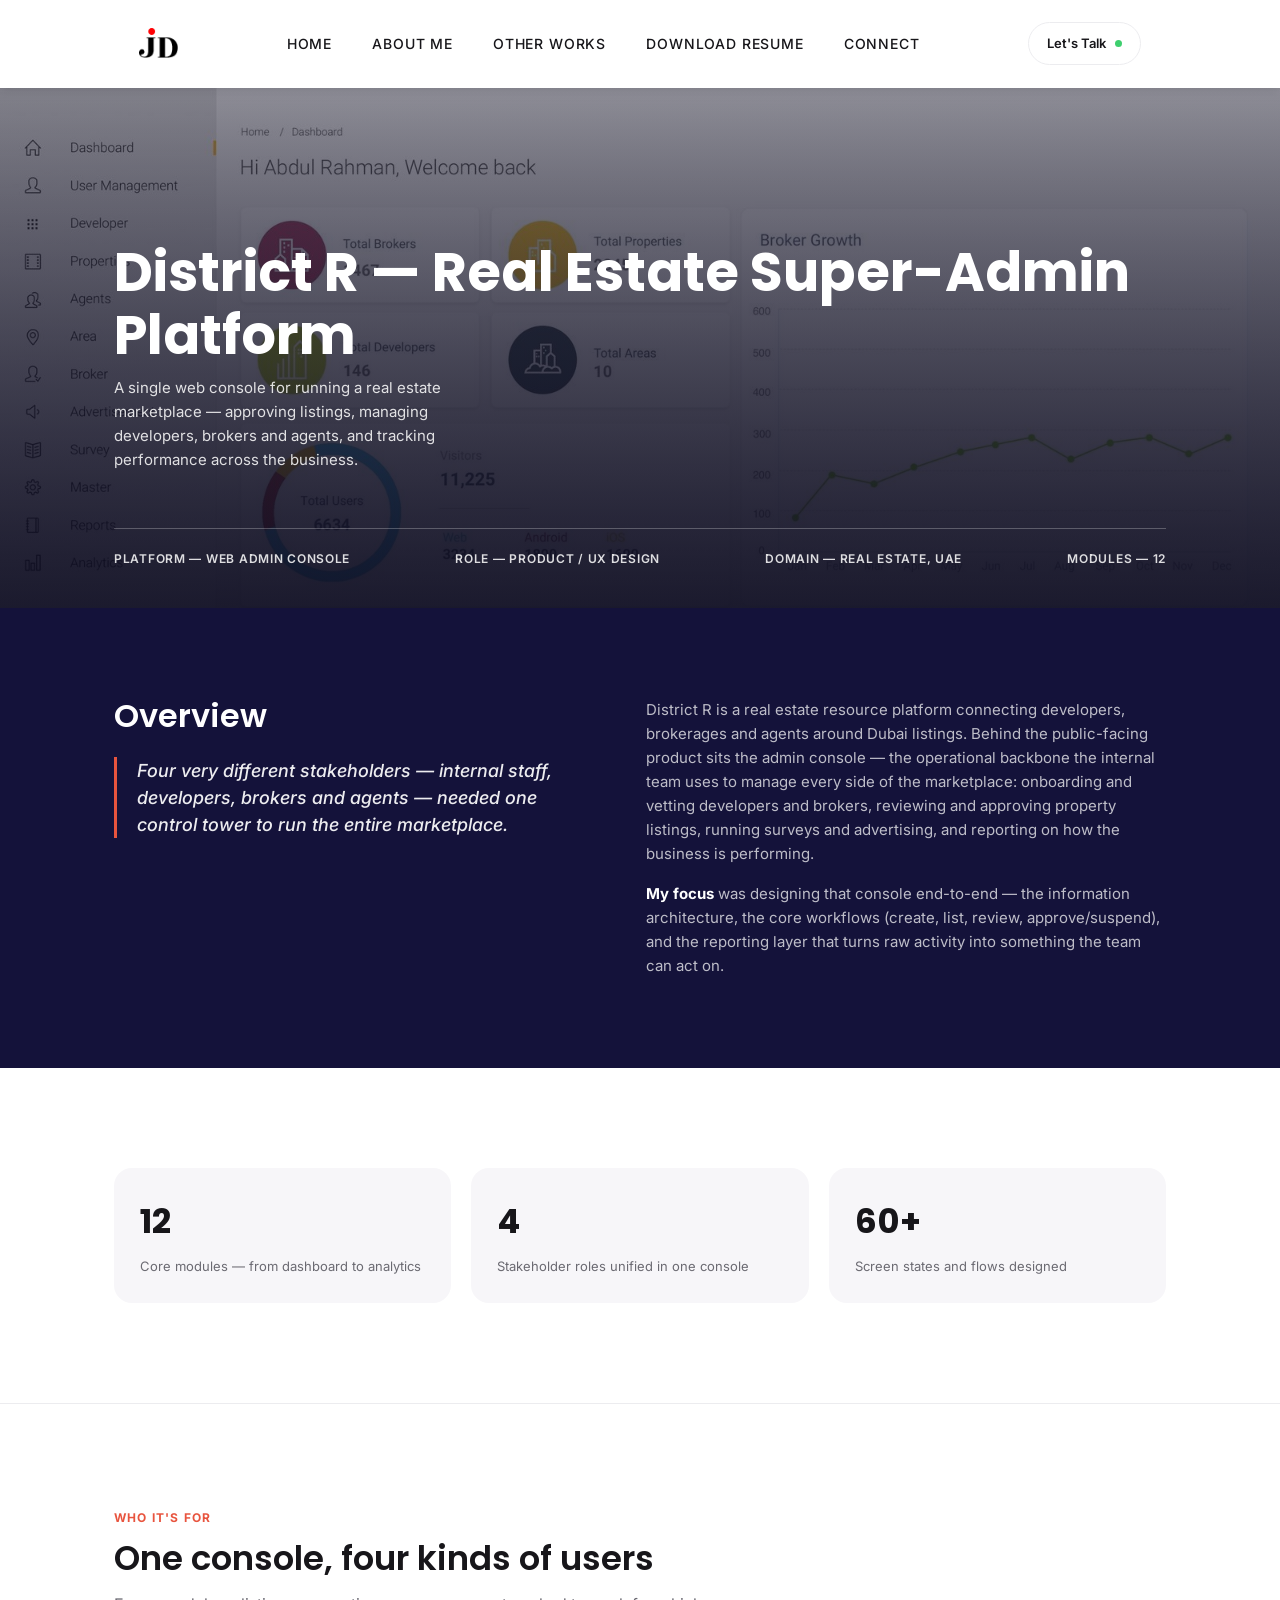
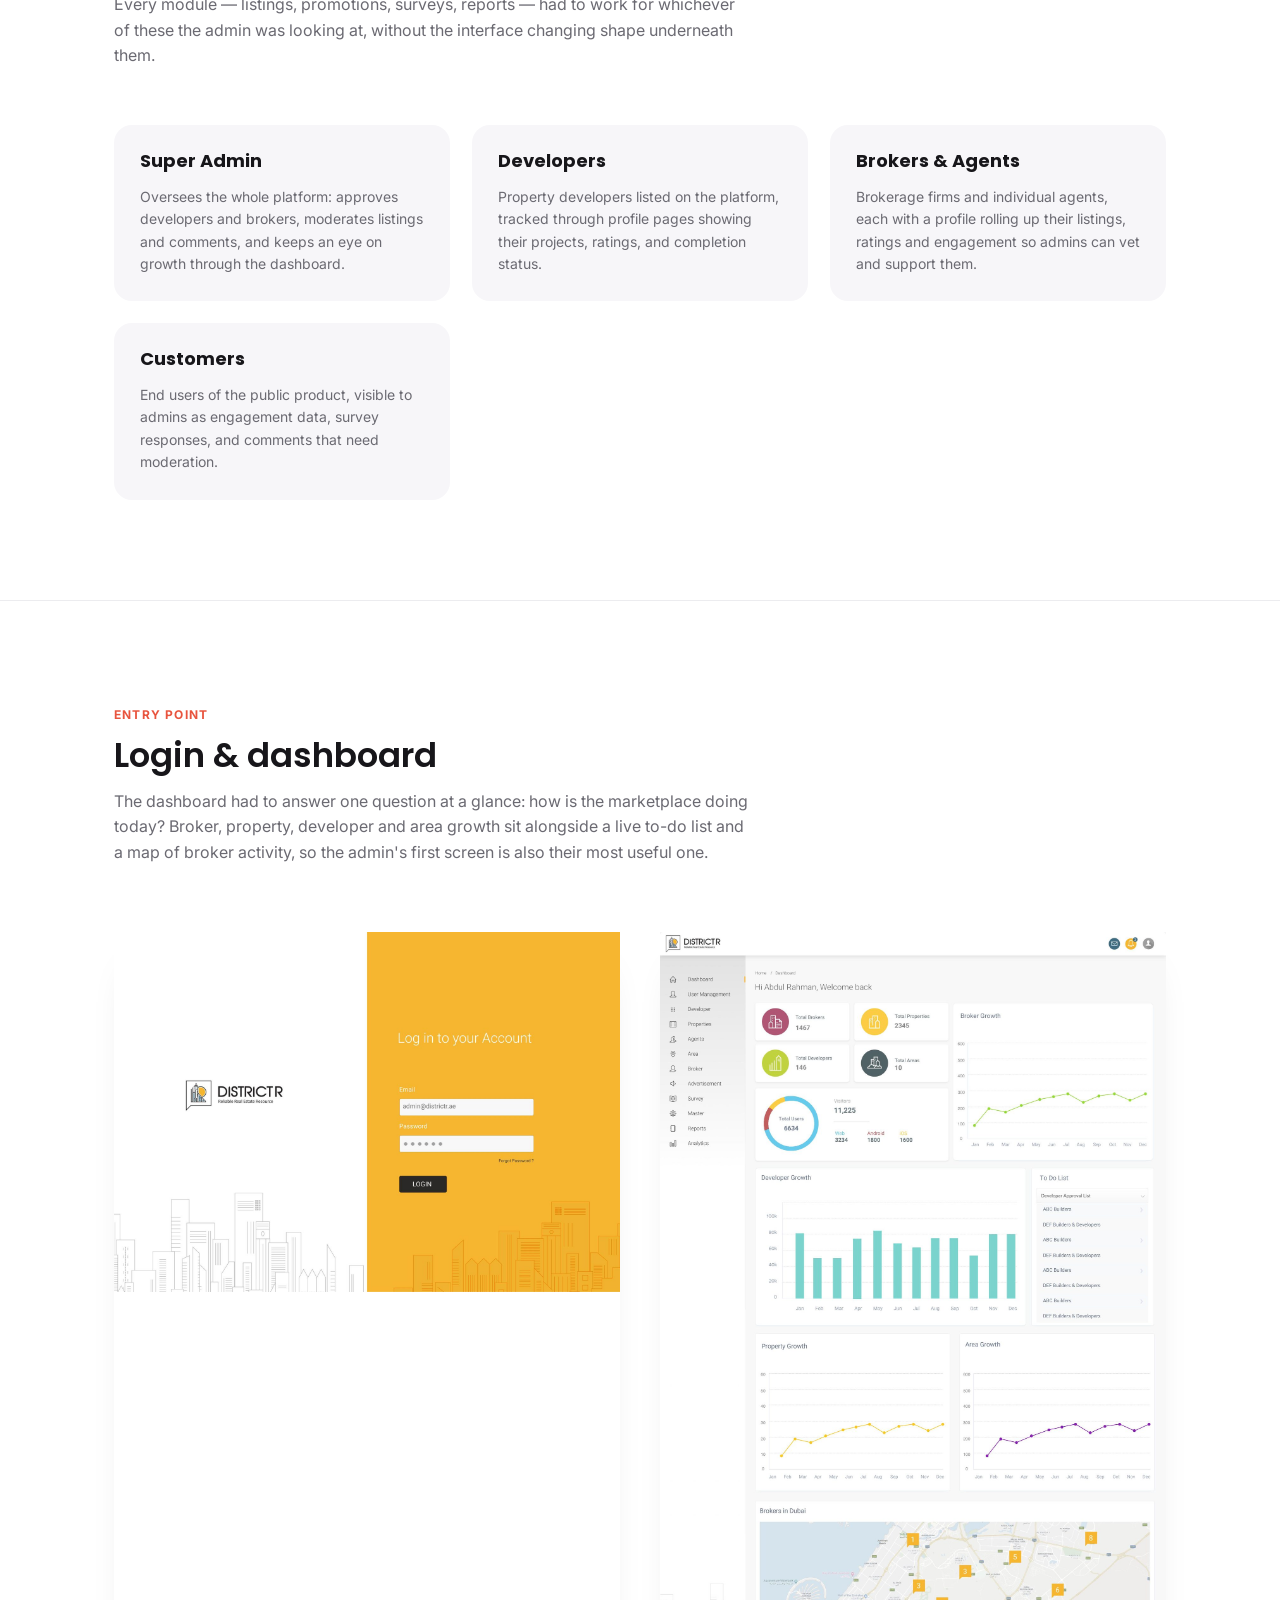
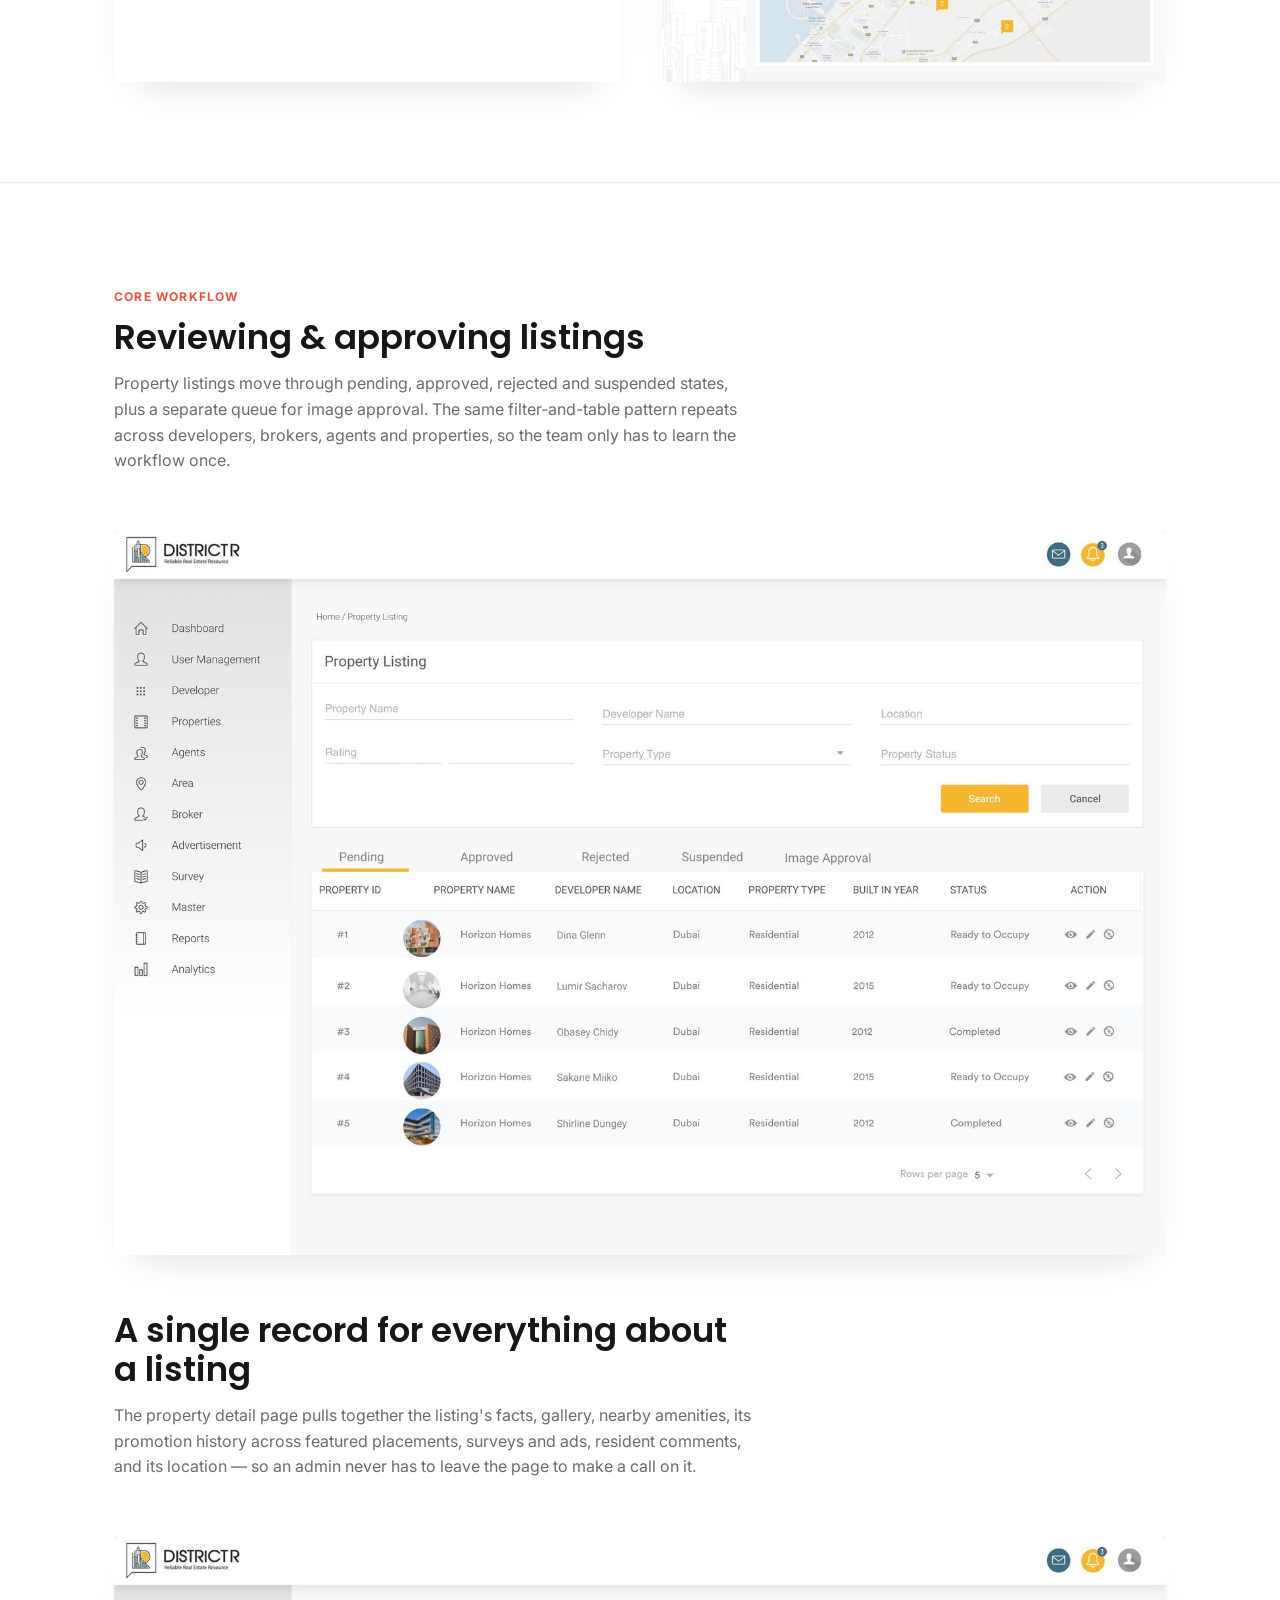
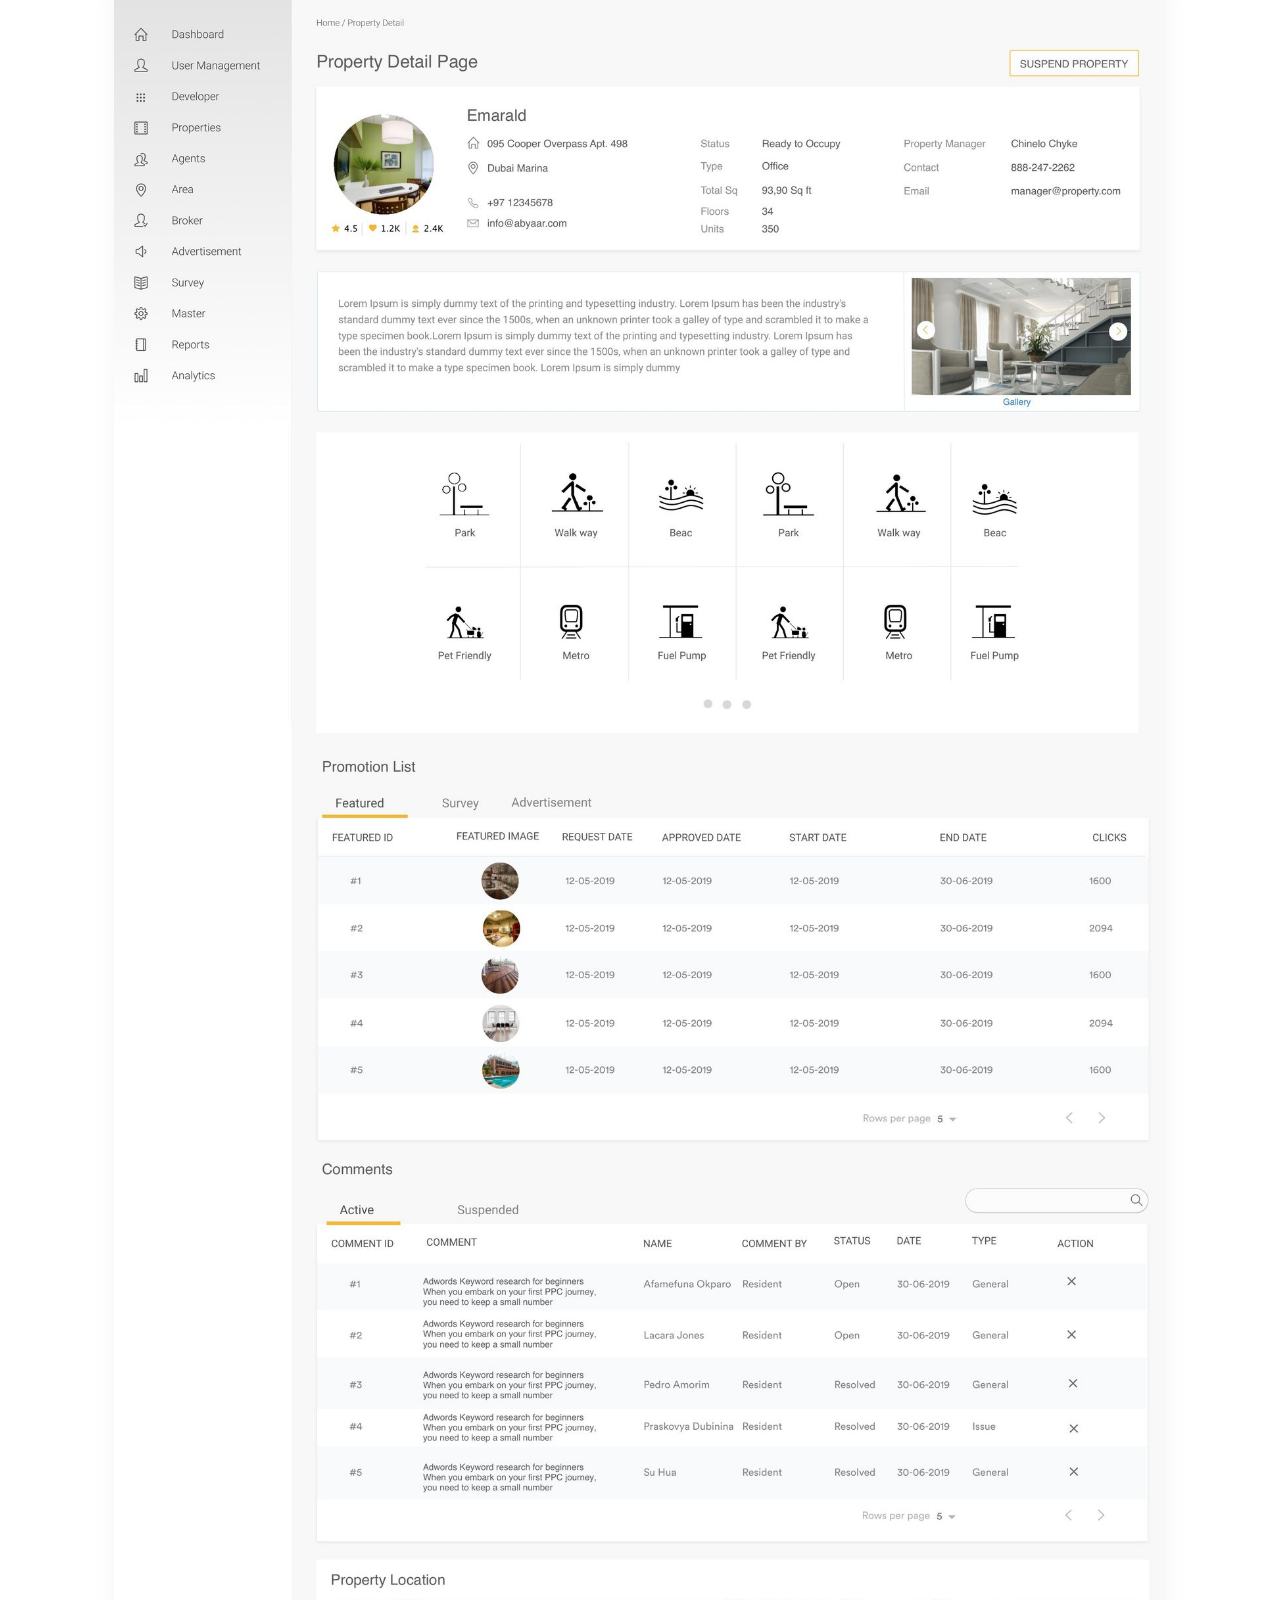
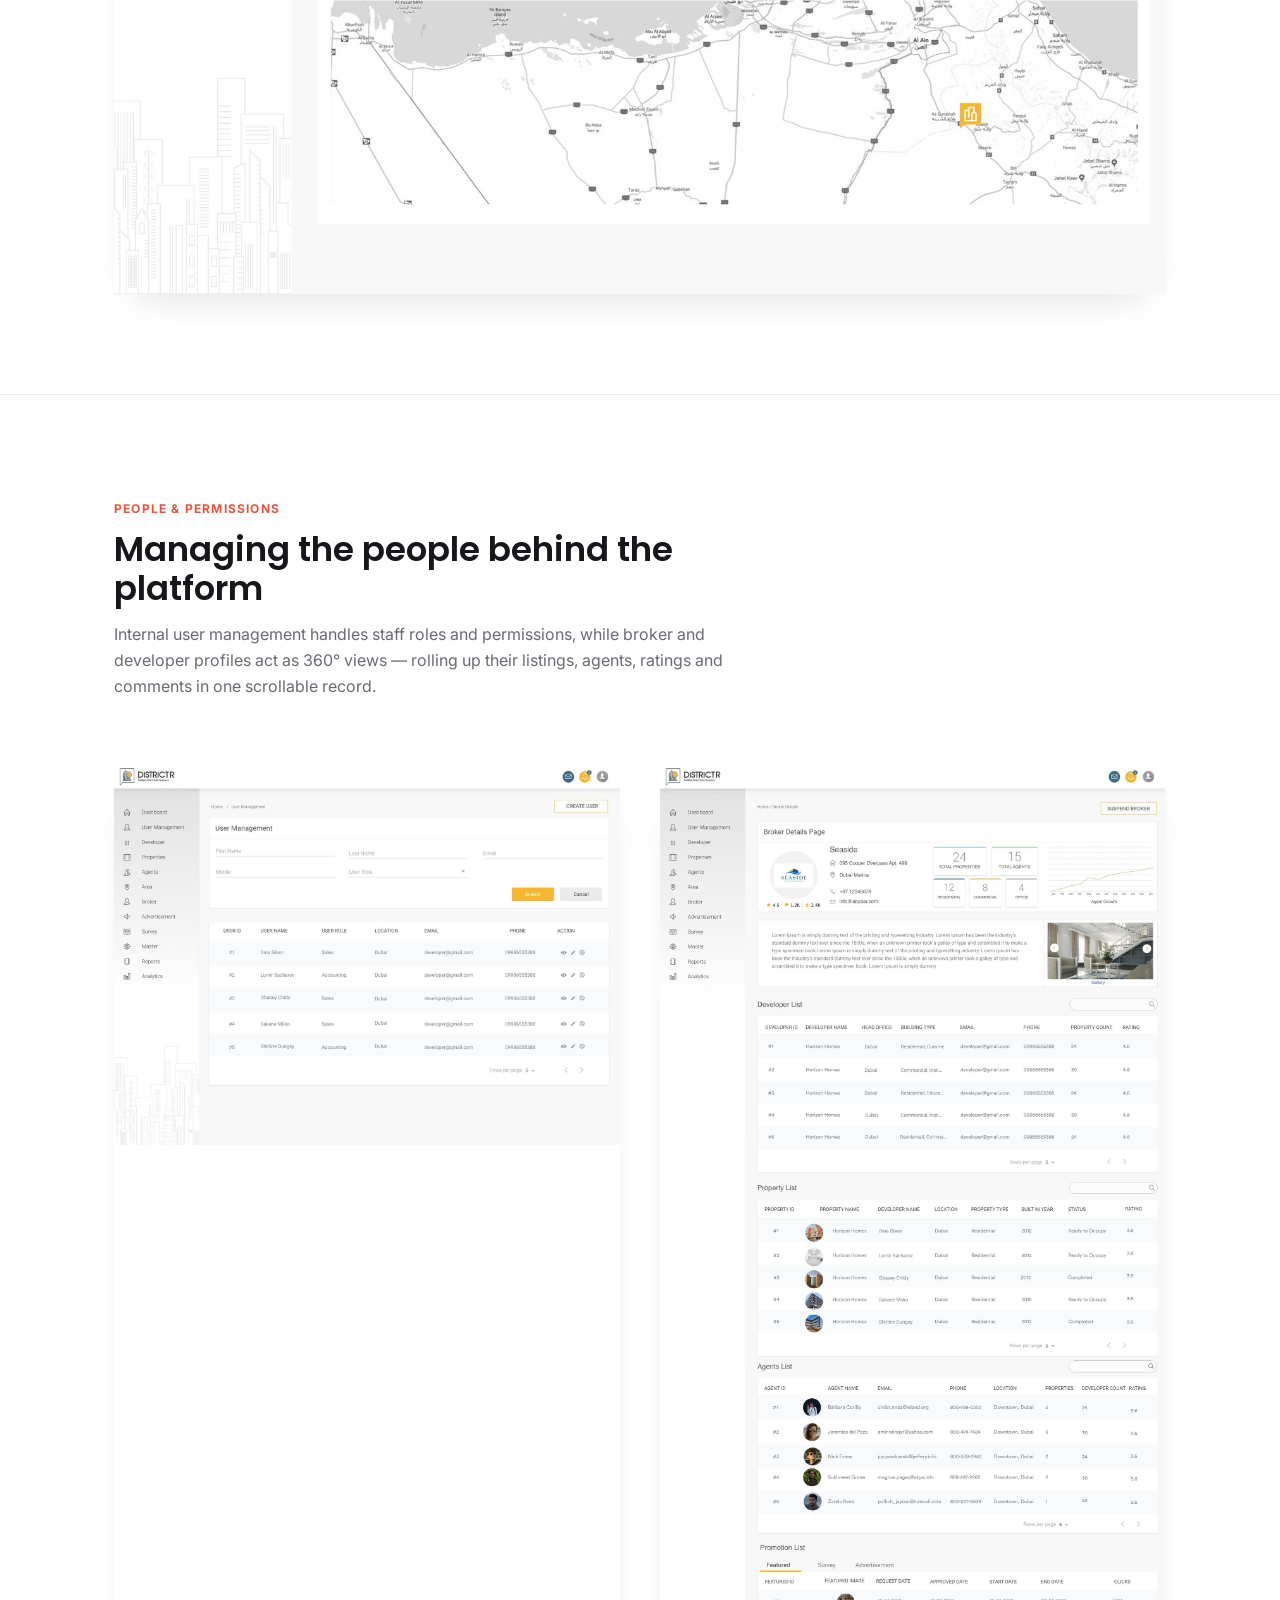
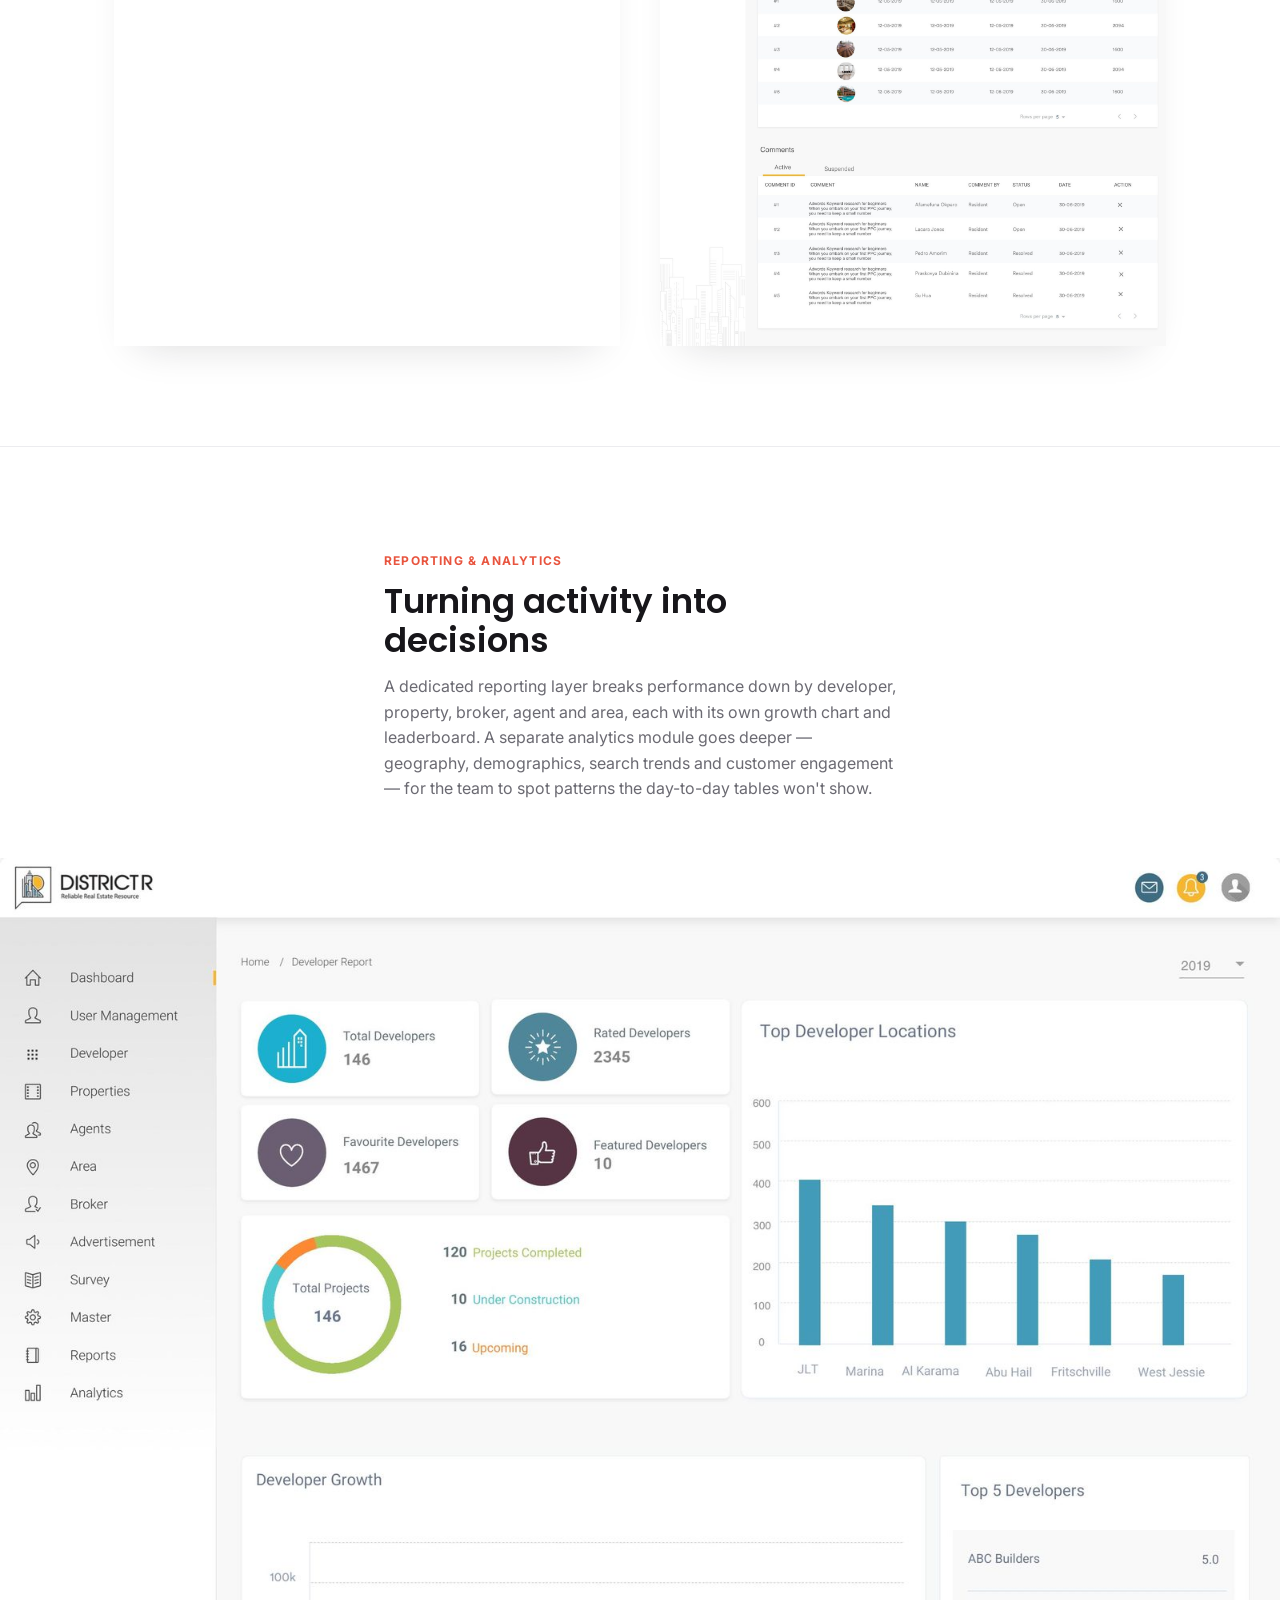
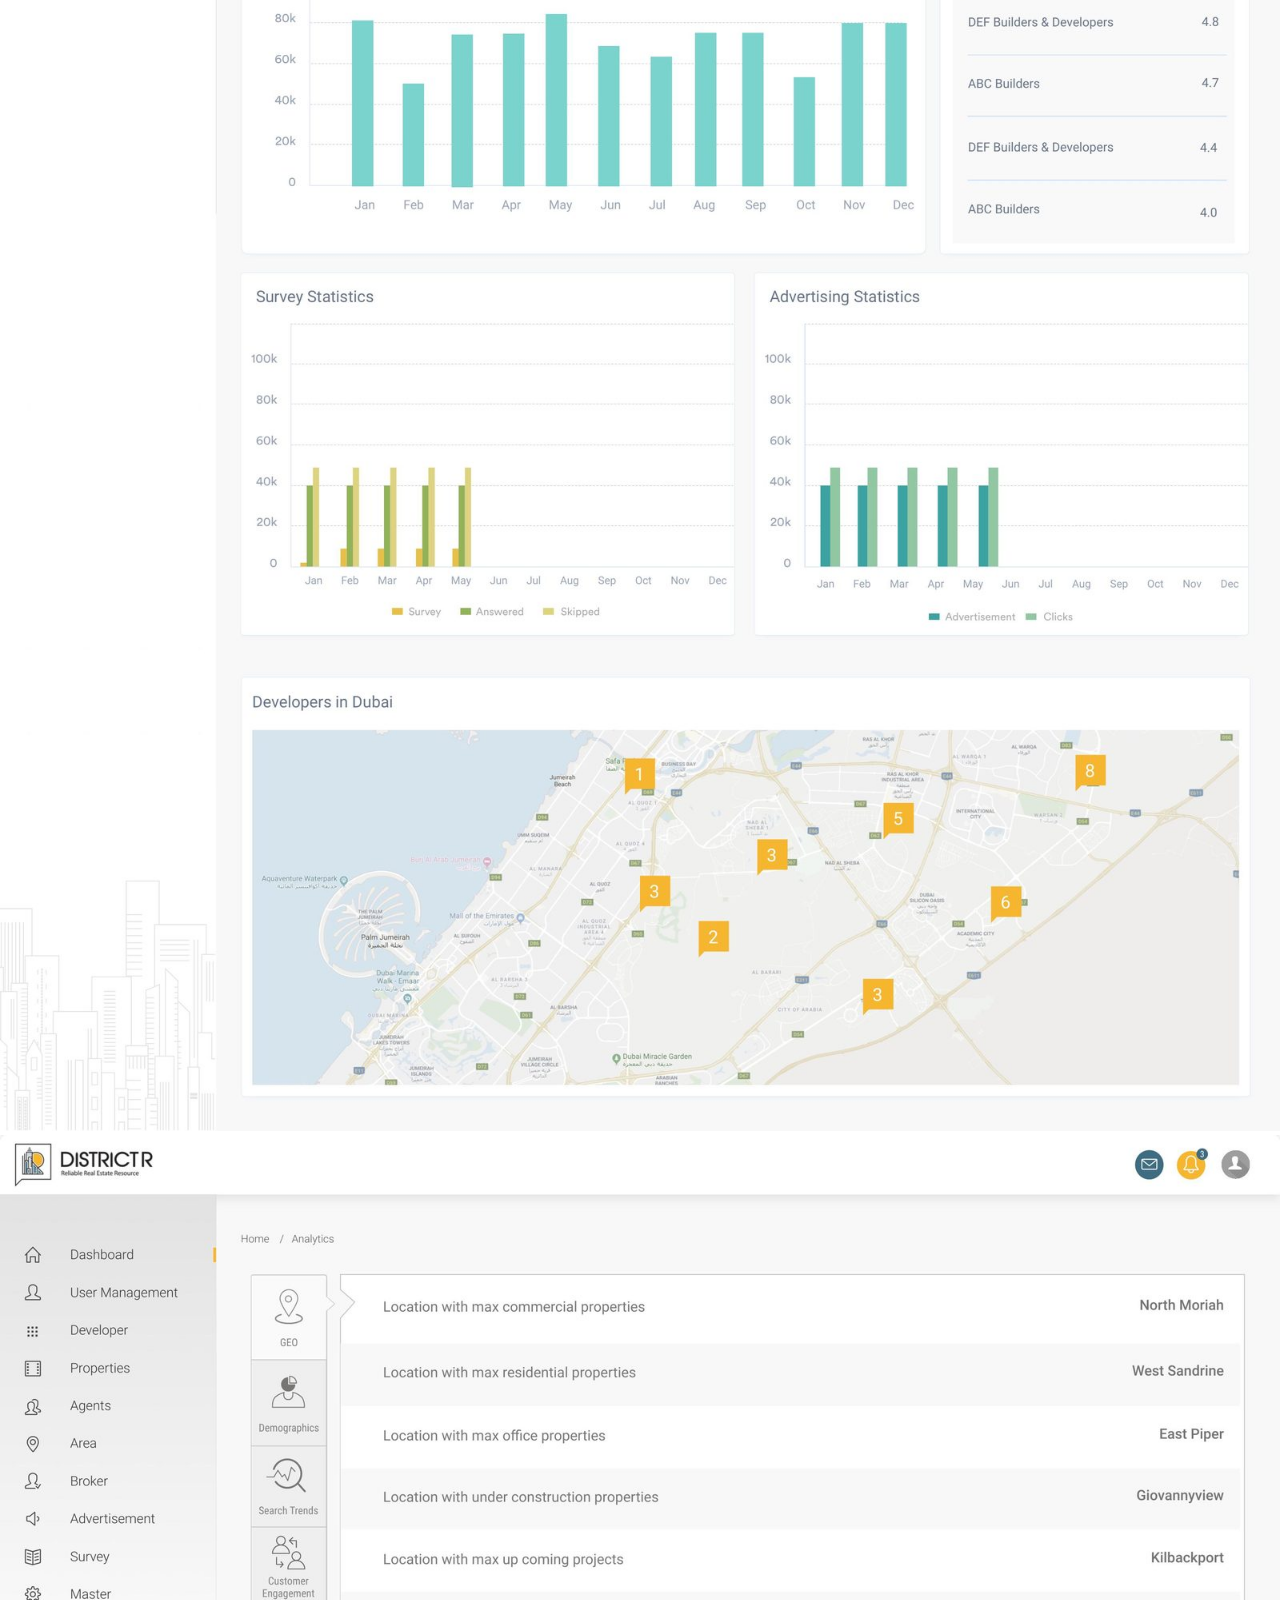
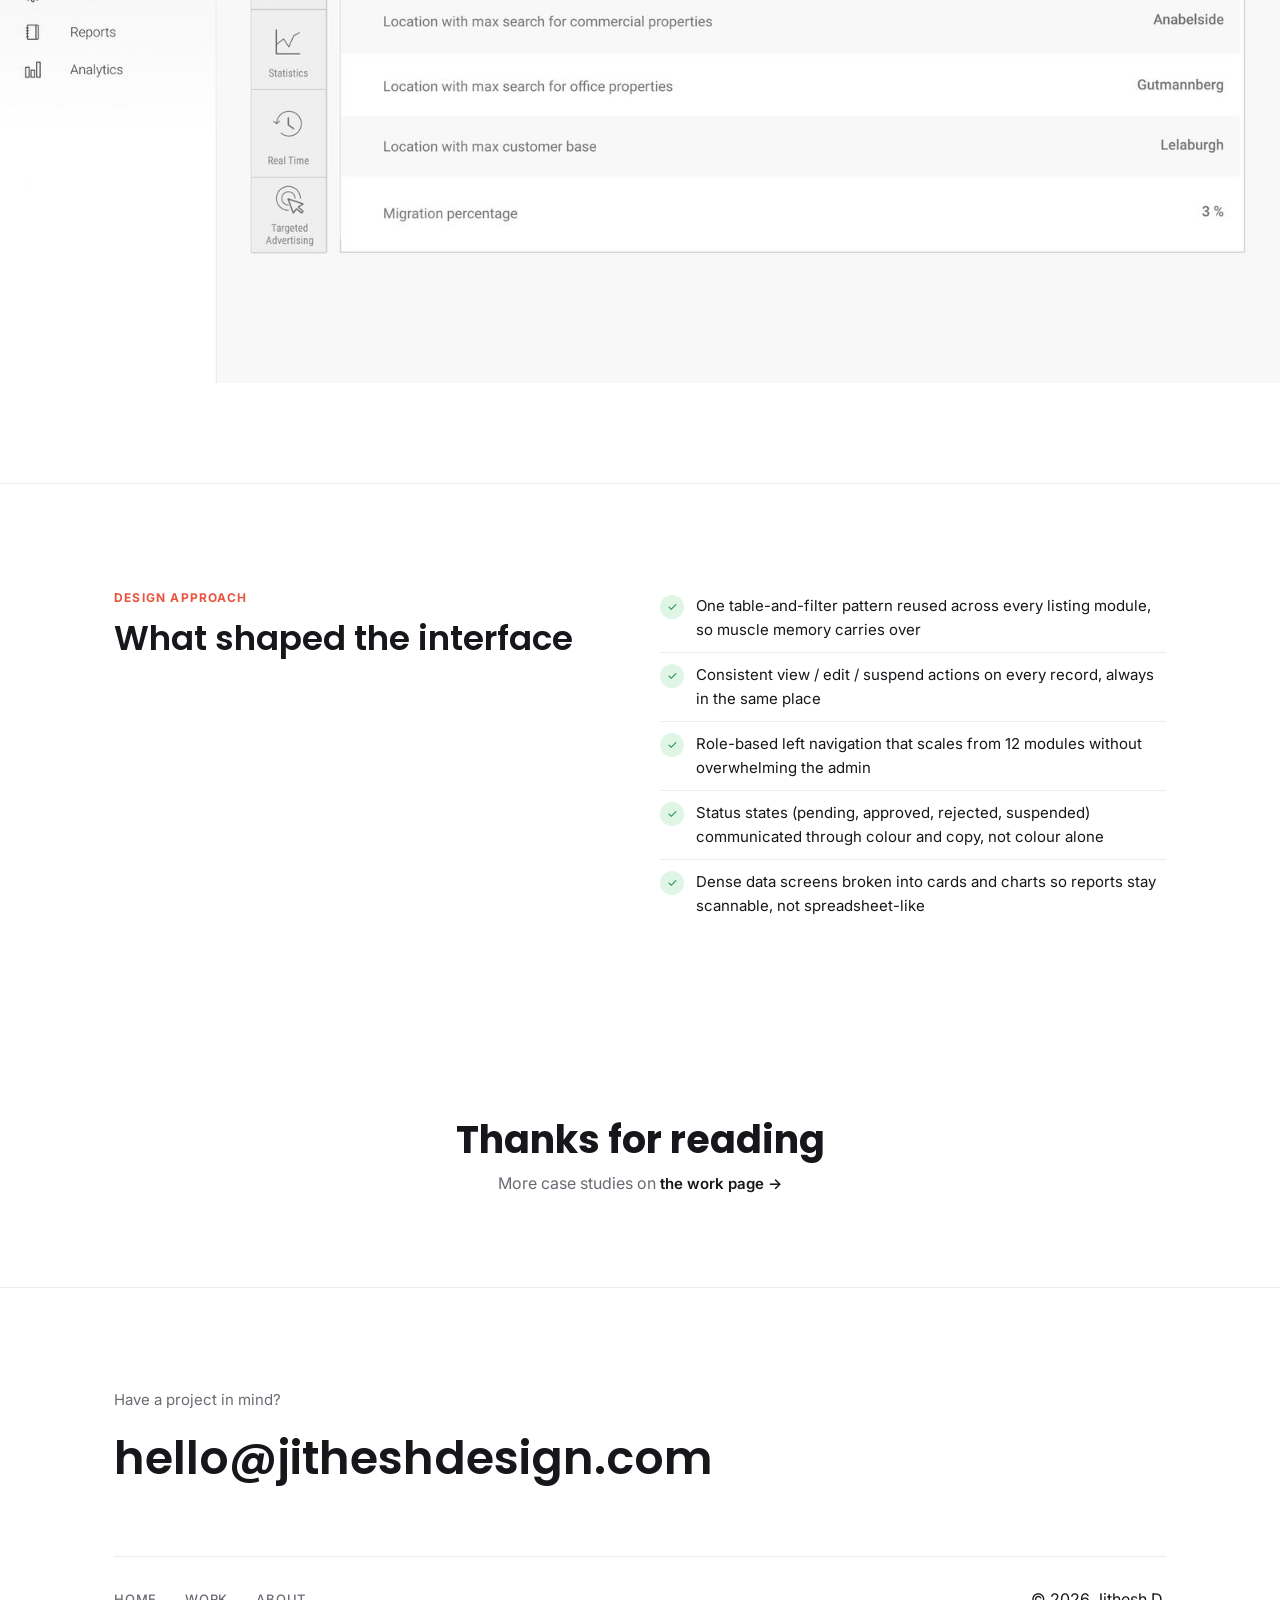
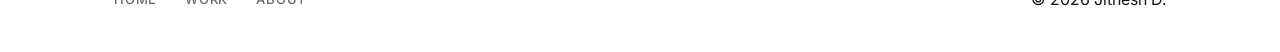
<file: district-r.html>
<!DOCTYPE html>
<html lang="en">
<head>
<meta charset="UTF-8">
<meta name="viewport" content="width=device-width, initial-scale=1.0">
<title>District R — Real Estate Super-Admin Platform | Jithesh TP</title>
<meta name="description" content="Case study: a unified web admin console for managing developers, brokers, agents, properties, surveys, and analytics on the District R real estate platform.">
<link rel="stylesheet" href="css/style.css">
</head>
<body>

<header class="site-header">

  <div class="container">
    
     <div class="header-inner">
    <a href="index.html" class="logo"><img src="images/logo.png" alt="JD — Jithesh D logo"></a>

  <nav aria-label="Primary">
      <ul class="nav-list">
        <li><a href="index.html">Home</a></li>
        <li><a href="about.html">About Me</a></li>
        <li><a href="other-projects.html">Other Works</a></li>
        <li><a href="Jithesh_Senior_Product_Designer_Resume.pdf" target="_blank" rel="noopener noreferrer" download="Jithesh_Senior_Product_Designer_Resume.pdf">Download Resume</a></li>
        <li><a href="index.html#contact">Connect</a></li>
      </ul>
    </nav>

    <div class="header-actions">
      <a href="index.html#contact" class="btn-talk">Let's Talk <span class="status-dot" aria-hidden="true"></span></a>
      <button class="nav-toggle" aria-label="Toggle menu" aria-expanded="false">
        <span></span><span></span><span></span>
      </button>
    </div>
  </div>


  </div>
 
</header>

<main>

  <!-- ================= HERO ================= -->
  <section class="erp-hero" style="background-image: linear-gradient(180deg, rgba(10,9,30,0.35) 0%, rgba(10,9,30,0.8) 100%), url('images/district-r/hero-banner.jpg');">
    <div class="erp-hero__inner">
      <h1>District R — Real Estate Super-Admin Platform</h1>
      <p class="erp-hero__tagline">A single web console for running a real estate marketplace — approving listings, managing developers, brokers and agents, and tracking performance across the business.</p>
      <div class="erp-hero__meta">
        <span>Platform — Web Admin Console</span>
        <span>Role — Product / UX Design</span>
        <span>Domain — Real Estate, UAE</span>
        <span>Modules — 12</span>
      </div>
    </div>
  </section>

  <!-- ================= INTRO ================= -->
  <section class="erp-intro">
    <div class="container erp-intro__grid">
      <div>
        <h2>Overview</h2>
        <blockquote>Four very different stakeholders — internal staff, developers, brokers and agents — needed one control tower to run the entire marketplace.</blockquote>
      </div>
      <div class="erp-intro__desc">
        <p>District R is a real estate resource platform connecting developers, brokerages and agents around Dubai listings. Behind the public-facing product sits the admin console — the operational backbone the internal team uses to manage every side of the marketplace: onboarding and vetting developers and brokers, reviewing and approving property listings, running surveys and advertising, and reporting on how the business is performing.</p>
        <p style="margin-top:16px;"><strong>My focus</strong> was designing that console end-to-end — the information architecture, the core workflows (create, list, review, approve/suspend), and the reporting layer that turns raw activity into something the team can act on.</p>
      </div>
    </div>
  </section>

  <!-- ================= STATS ================= -->
  <section class="section">
    <div class="container">
      <div class="stat-grid">
        <div class="stat-card">
          <div class="value">12</div>
          <div class="label">Core modules — from dashboard to analytics</div>
        </div>
        <div class="stat-card">
          <div class="value">4</div>
          <div class="label">Stakeholder roles unified in one console</div>
        </div>
        <div class="stat-card">
          <div class="value">60+</div>
          <div class="label">Screen states and flows designed</div>
        </div>
      </div>
    </div>
  </section>

  <!-- ================= WHO IT SERVES ================= -->
  <section class="section">
    <div class="container">
      <div class="section-head">
        <span class="eyebrow">Who it's for</span>
        <h2 class="section-title">One console, four kinds of users</h2>
        <p class="section-desc">Every module — listings, promotions, surveys, reports — had to work for whichever of these the admin was looking at, without the interface changing shape underneath them.</p>
      </div>
      <div class="persona-grid">
        <div class="persona-card">
          <h4>Super Admin</h4>
          <p>Oversees the whole platform: approves developers and brokers, moderates listings and comments, and keeps an eye on growth through the dashboard.</p>
        </div>
        <div class="persona-card">
          <h4>Developers</h4>
          <p>Property developers listed on the platform, tracked through profile pages showing their projects, ratings, and completion status.</p>
        </div>
        <div class="persona-card">
          <h4>Brokers &amp; Agents</h4>
          <p>Brokerage firms and individual agents, each with a profile rolling up their listings, ratings and engagement so admins can vet and support them.</p>
        </div>
        <div class="persona-card">
          <h4>Customers</h4>
          <p>End users of the public product, visible to admins as engagement data, survey responses, and comments that need moderation.</p>
        </div>
      </div>
    </div>
  </section>

  <!-- ================= DASHBOARD ================= -->
  <section class="section">
    <div class="container">
      <div class="section-head">
        <span class="eyebrow">Entry point</span>
        <h2 class="section-title">Login &amp; dashboard</h2>
        <p class="section-desc">The dashboard had to answer one question at a glance: how is the marketplace doing today? Broker, property, developer and area growth sit alongside a live to-do list and a map of broker activity, so the admin's first screen is also their most useful one.</p>
      </div>
      <div class="two-col">
        <div class="media-frame">
          <img src="images/district-r/login.jpg" alt="District R admin login screen">
        </div>
        <div class="media-frame">
          <img src="images/district-r/dashboard.jpg" alt="District R admin dashboard with growth charts and broker map">
        </div>
      </div>
    </div>
  </section>

  <!-- ================= LISTINGS WORKFLOW ================= -->
  <section class="section">
    <div class="container">
      <div class="section-head">
        <span class="eyebrow">Core workflow</span>
        <h2 class="section-title">Reviewing &amp; approving listings</h2>
        <p class="section-desc">Property listings move through pending, approved, rejected and suspended states, plus a separate queue for image approval. The same filter-and-table pattern repeats across developers, brokers, agents and properties, so the team only has to learn the workflow once.</p>
      </div>
      <div class="media-frame">
        <img src="images/district-r/property-listing.jpg" alt="Property listing table with status tabs and filters">
      </div>
      <div class="section-head" style="margin-top:56px;">
        <h2 class="section-title">A single record for everything about a listing</h2>
        <p class="section-desc">The property detail page pulls together the listing's facts, gallery, nearby amenities, its promotion history across featured placements, surveys and ads, resident comments, and its location — so an admin never has to leave the page to make a call on it.</p>
      </div>
      <div class="media-frame">
        <img src="images/district-r/property-detail.jpg" alt="Property detail page with gallery, amenities, promotions and comments">
      </div>
    </div>
  </section>

  <!-- ================= PEOPLE MANAGEMENT ================= -->
  <section class="section">
    <div class="container">
      <div class="section-head">
        <span class="eyebrow">People &amp; permissions</span>
        <h2 class="section-title">Managing the people behind the platform</h2>
        <p class="section-desc">Internal user management handles staff roles and permissions, while broker and developer profiles act as 360° views — rolling up their listings, agents, ratings and comments in one scrollable record.</p>
      </div>
      <div class="two-col">
        <div class="media-frame">
          <img src="images/district-r/user-management.jpg" alt="Internal user management table">
        </div>
        <div class="media-frame">
          <img src="images/district-r/broker-detail.jpg" alt="Broker profile page with developers, properties and agents lists">
        </div>
      </div>
    </div>
  </section>

  <!-- ================= REPORTING / ANALYTICS (full bleed) ================= -->
  <section class="section">
    <div class="container section-head">
      <span class="eyebrow">Reporting &amp; analytics</span>
      <h2 class="section-title">Turning activity into decisions</h2>
      <p class="section-desc">A dedicated reporting layer breaks performance down by developer, property, broker, agent and area, each with its own growth chart and leaderboard. A separate analytics module goes deeper — geography, demographics, search trends and customer engagement — for the team to spot patterns the day-to-day tables won't show.</p>
    </div>
    <div class="full-bleed ui-gallery">
      <img src="images/district-r/developer-report.jpg" alt="Developer report with growth charts and top locations">
      <img src="images/district-r/analytics.jpg" alt="Analytics module with geo, demographics and engagement categories">
    </div>
  </section>

  <!-- ================= APPROACH ================= -->
  <section class="section">
    <div class="container">
      <div class="two-col">
        <div class="section-head" style="margin-bottom:0;">
          <span class="eyebrow">Design approach</span>
          <h2 class="section-title">What shaped the interface</h2>
        </div>
        <ul class="check-list">
          <li>One table-and-filter pattern reused across every listing module, so muscle memory carries over</li>
          <li>Consistent view / edit / suspend actions on every record, always in the same place</li>
          <li>Role-based left navigation that scales from 12 modules without overwhelming the admin</li>
          <li>Status states (pending, approved, rejected, suspended) communicated through colour and copy, not colour alone</li>
          <li>Dense data screens broken into cards and charts so reports stay scannable, not spreadsheet-like</li>
        </ul>
      </div>
    </div>
  </section>

  <!-- ================= CLOSING ================= -->
  <div class="thanks-block">
    <div class="container">
      <h2>Thanks for reading</h2>
      <p>More case studies on <a href="index.html" class="link-arrow">the work page →</a></p>
    </div>
  </div>

</main>

<footer class="site-footer">
  <div class="container">
    <div class="footer-cta">
      <p class="kicker">Have a project in mind?</p>
      <p class="email">hello@jitheshdesign.com</p>
    </div>
    <div class="footer-bottom">
      <nav class="footer-nav">
        <a href="index.html">Home</a>
        <a href="work.html">Work</a>
        <a href="about.html">About</a>
      </nav>
      <span>© 2026 Jithesh D.</span>
    </div>
  </div>
</footer>

<button class="back-to-top" aria-label="Back to top">↑</button>

</body>
</html>
</file>
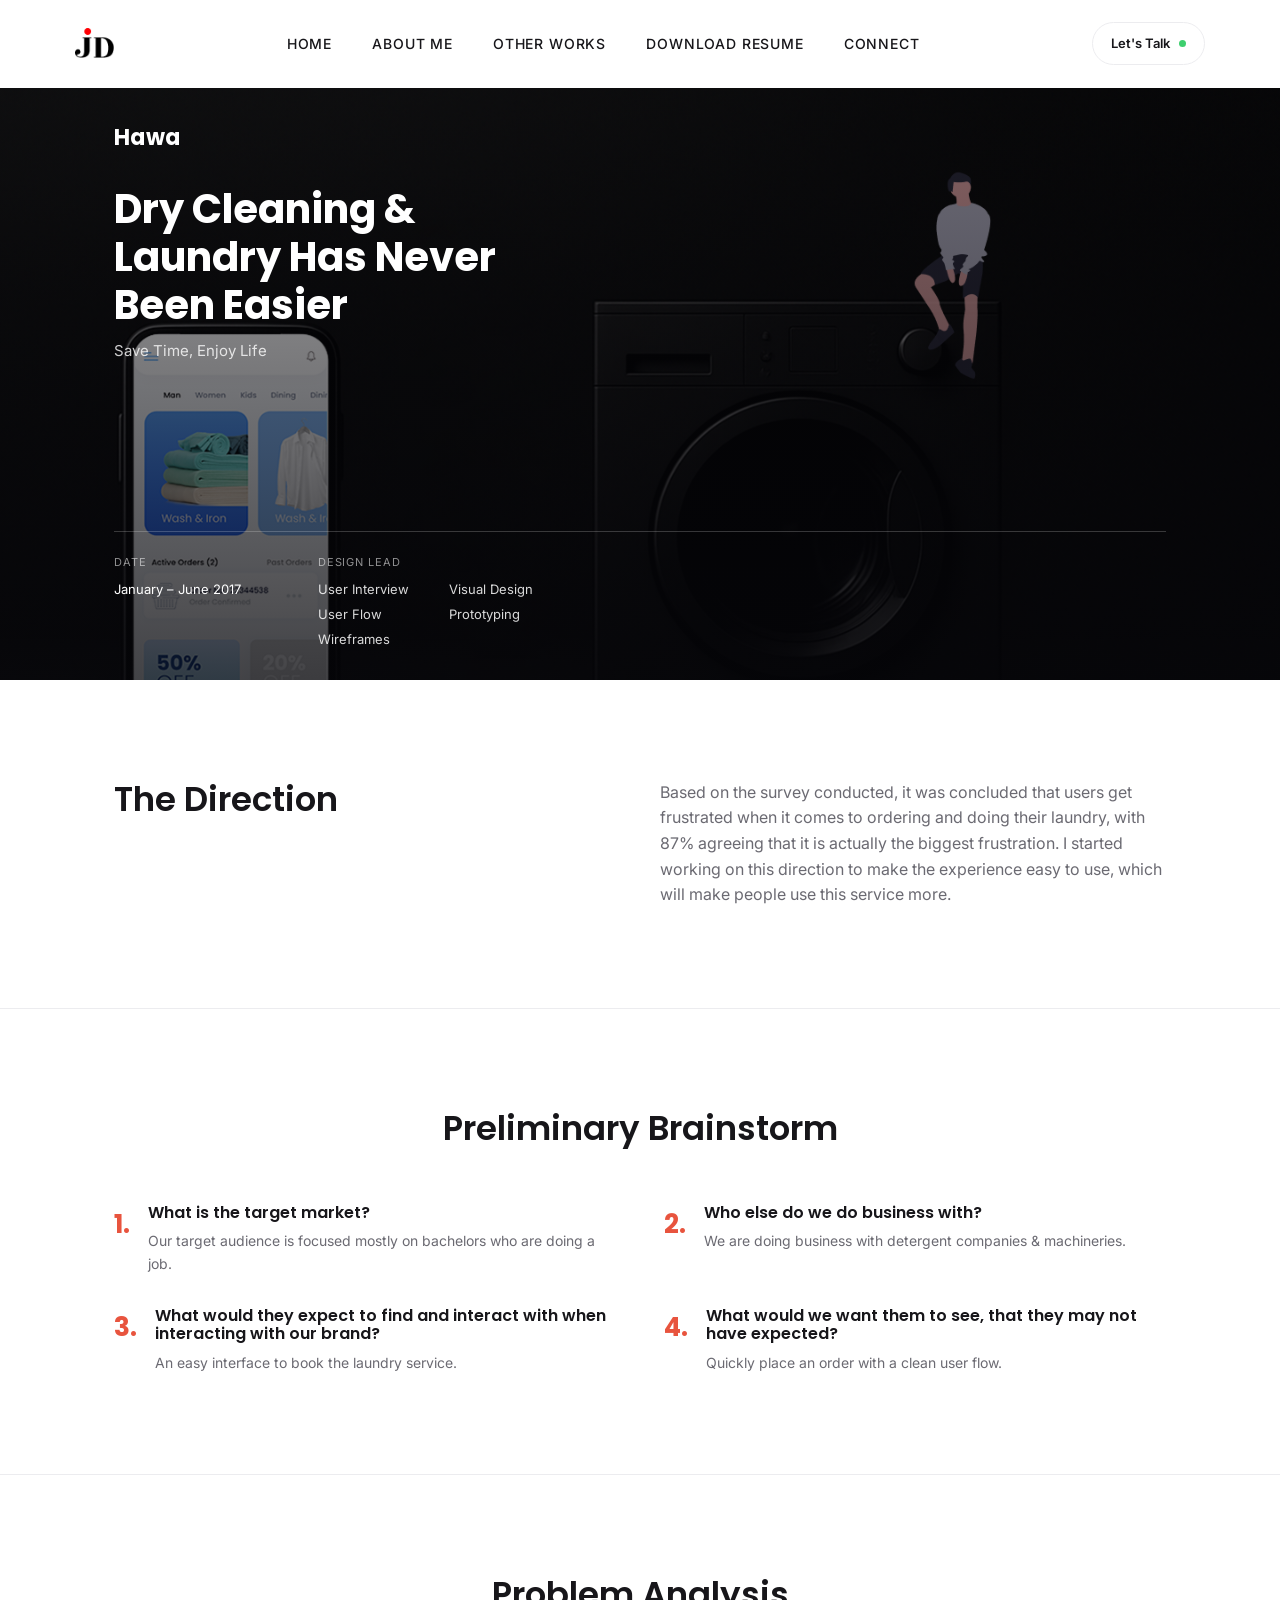
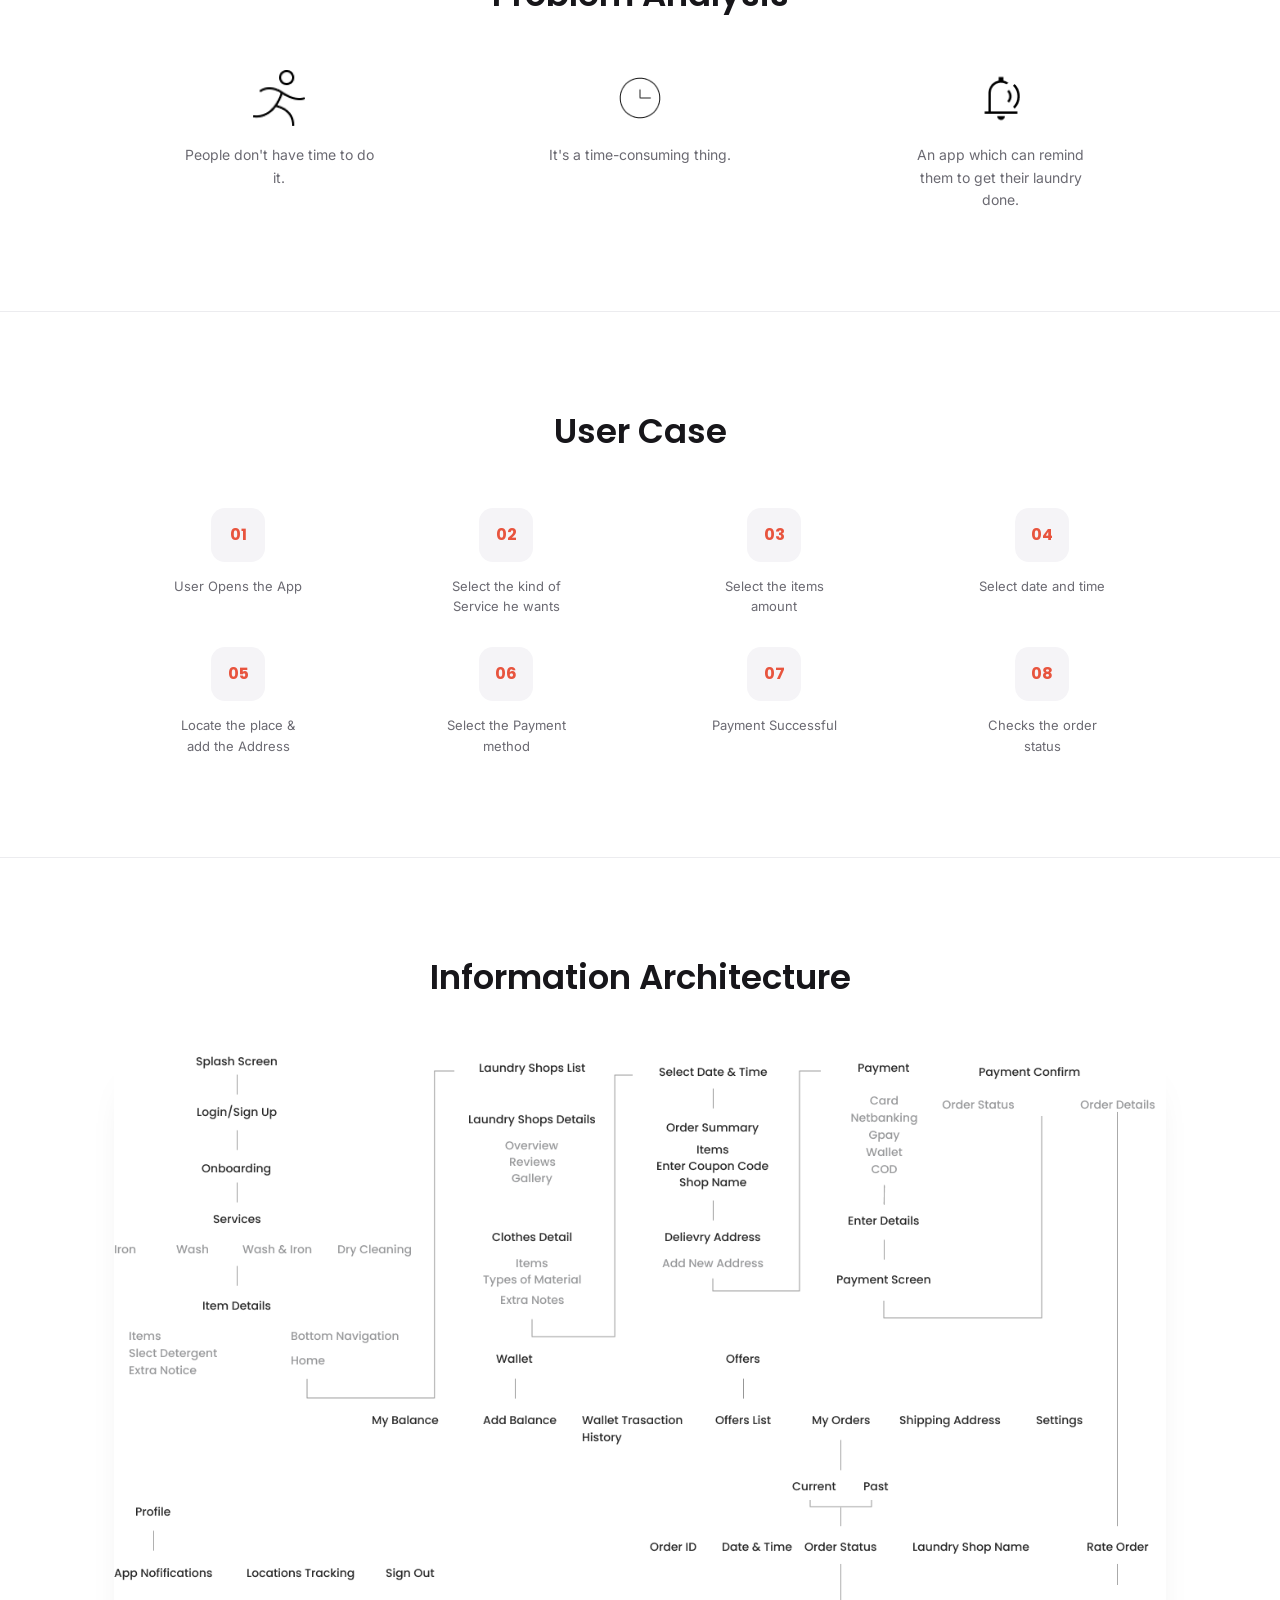
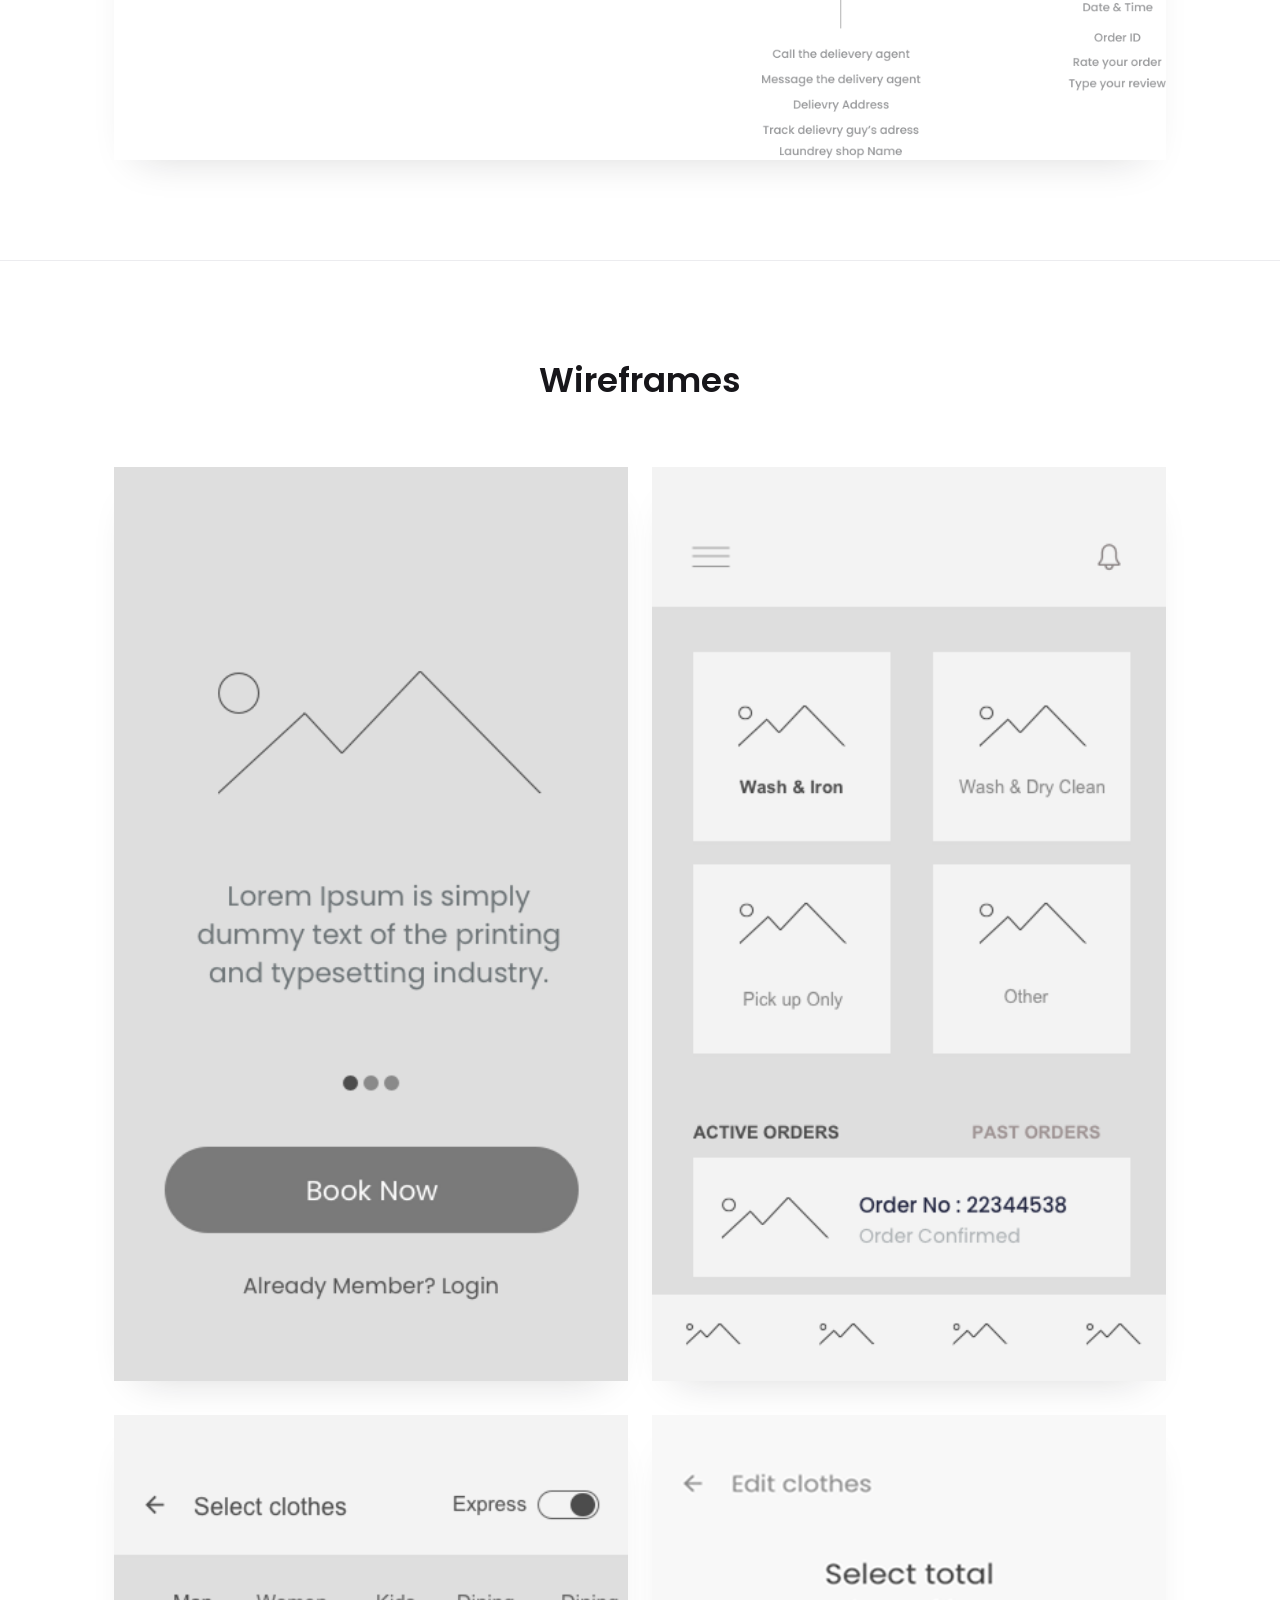
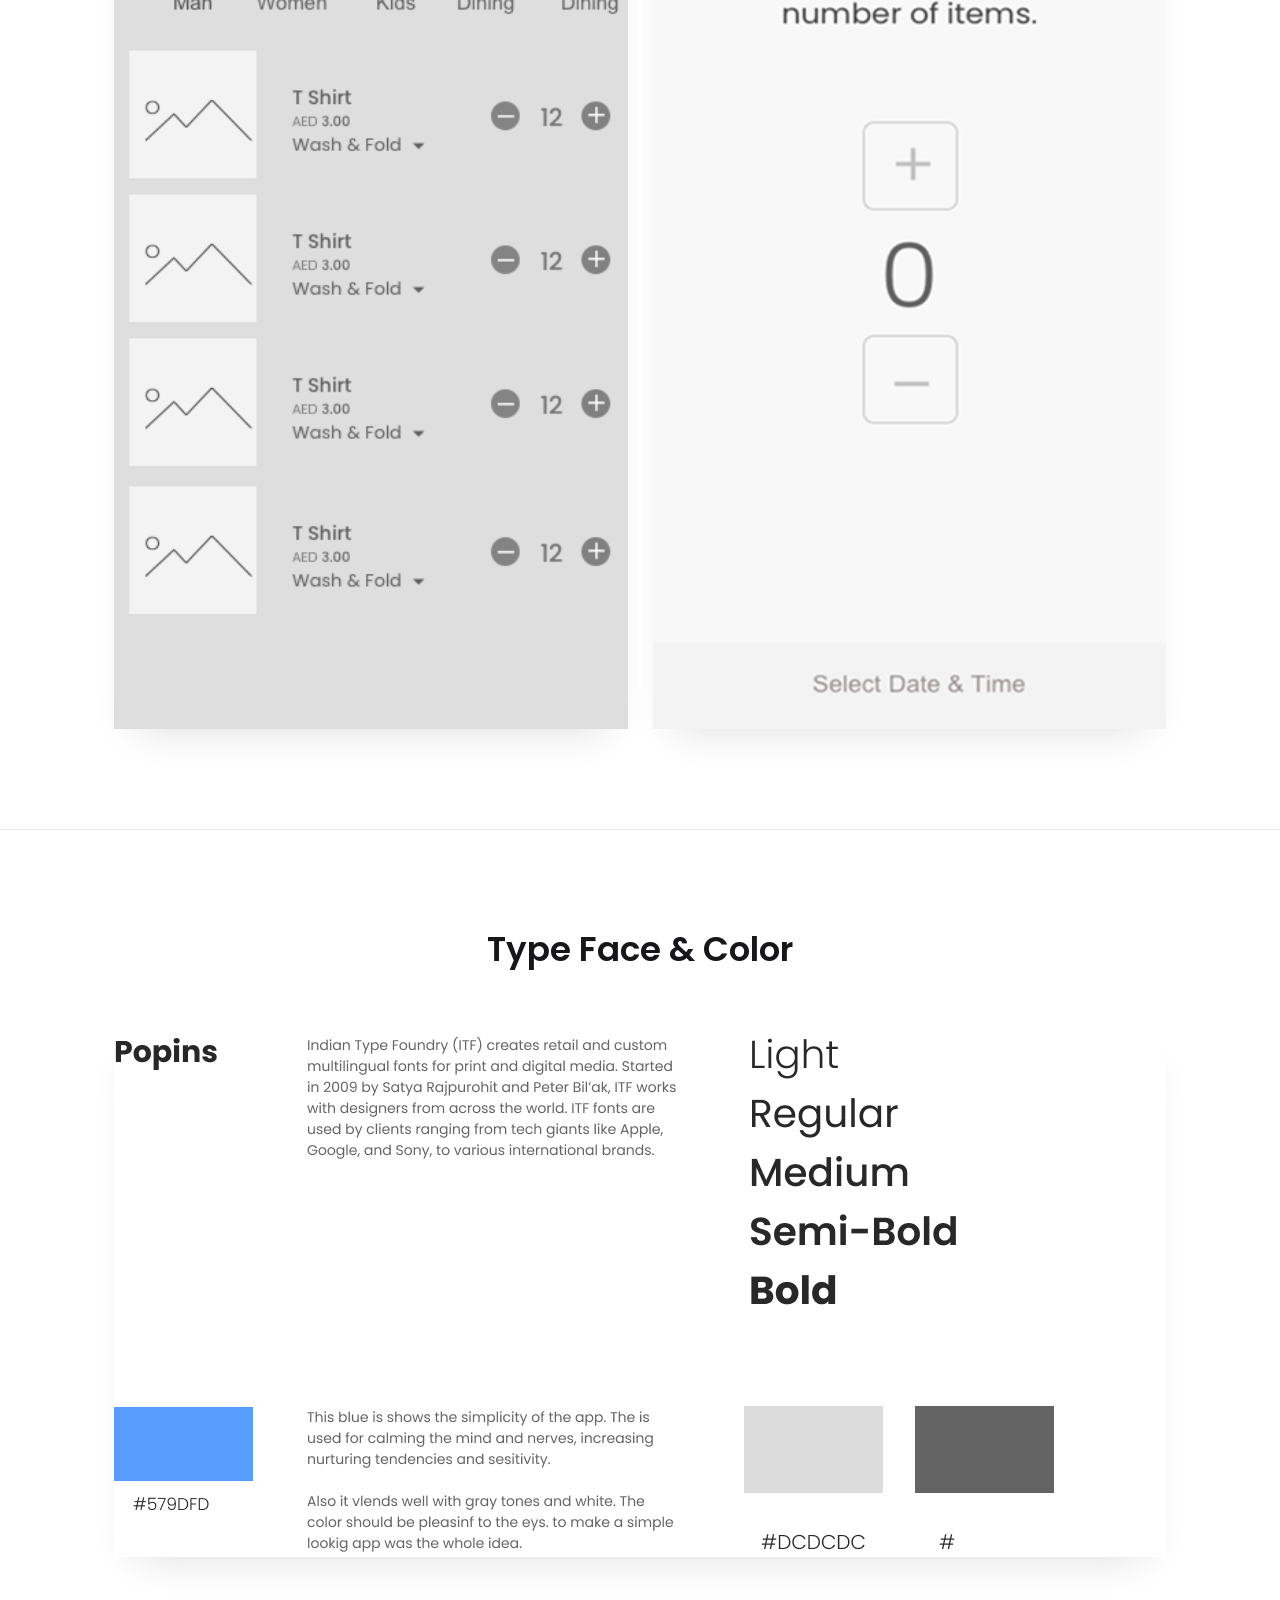
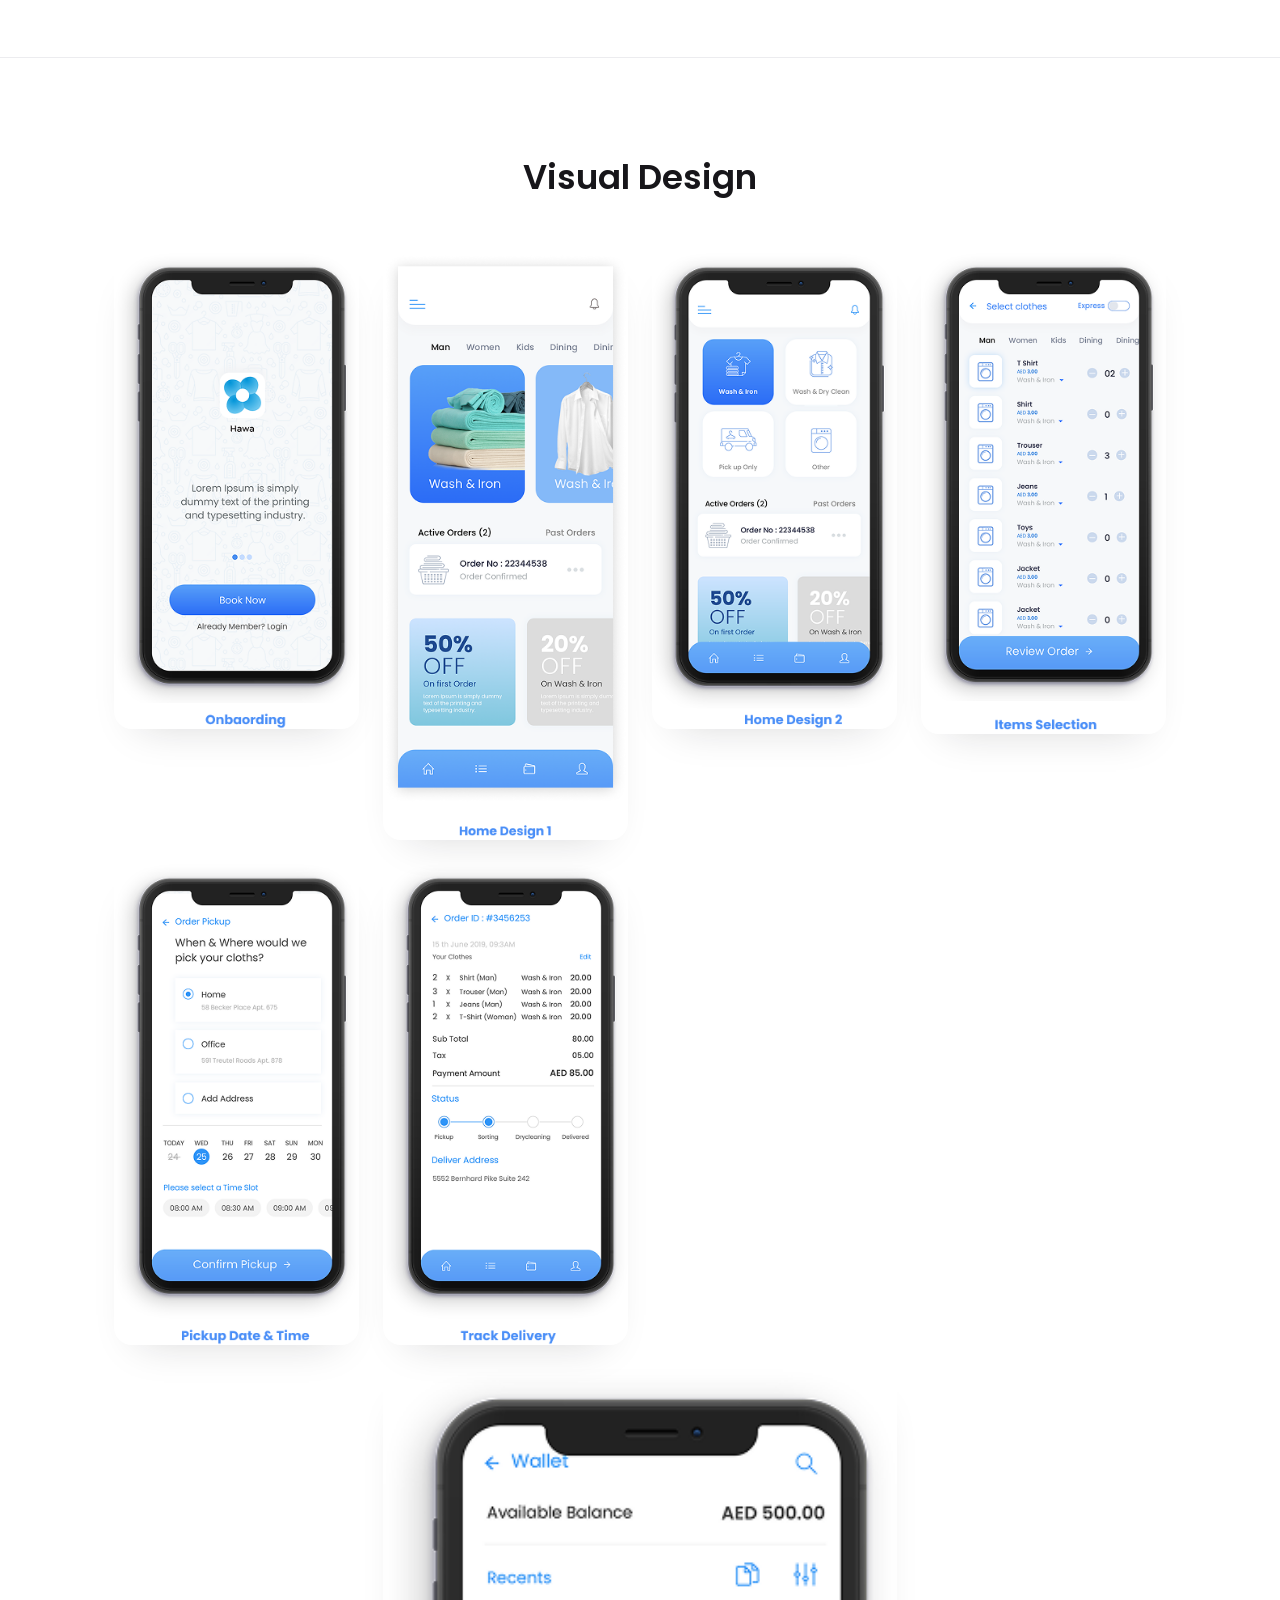
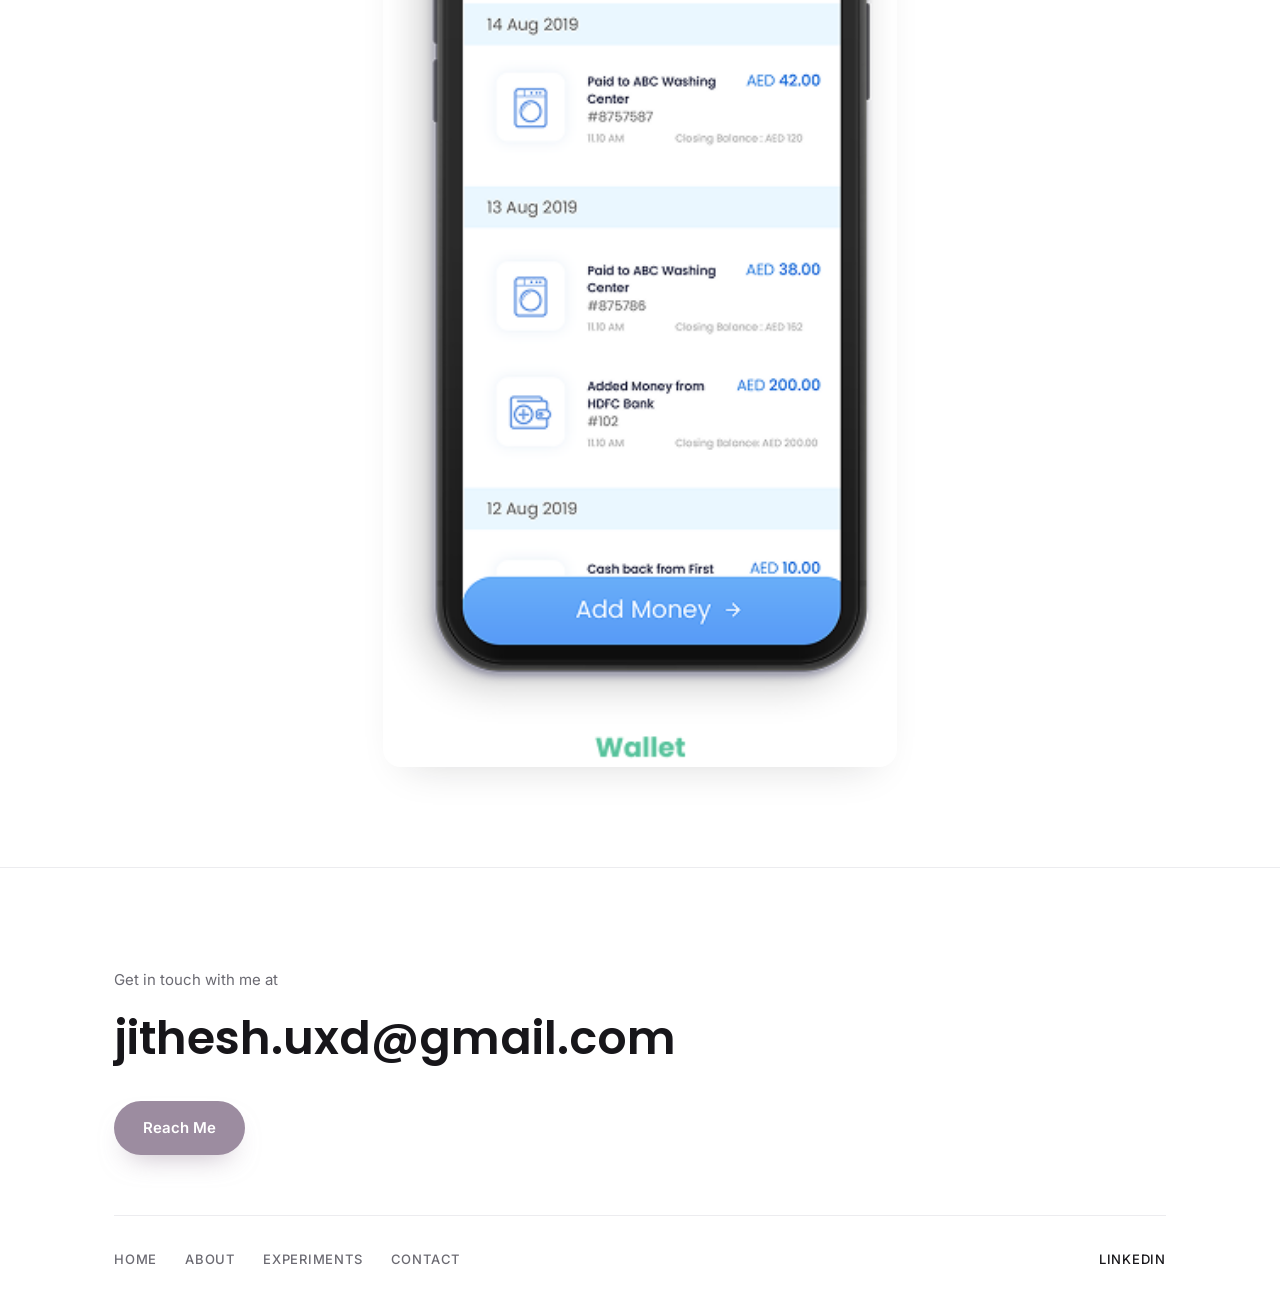
<file: hawa.html>
<!DOCTYPE html>
<html lang="en">
<head>
<meta charset="UTF-8">
<meta name="viewport" content="width=device-width, initial-scale=1.0">
<title>Hawa — Dry Cleaning &amp; Laundry App Case Study by Jithesh TP</title>
<meta name="description" content="Hawa is a dry cleaning and laundry app designed to save time and simplify booking. A UX case study covering research, information architecture, wireframes and visual design.">
<meta name="keywords" content="Hawa app, UX case study, laundry app design, mobile app UX, product design">
<link rel="canonical" href="https://jitheshdesigns.com/hawa.html">

<meta property="og:type" content="article">
<meta property="og:title" content="Hawa — Dry Cleaning & Laundry App Case Study by Jithesh D">
<meta property="og:description" content="Dry cleaning & laundry has never been easier — a UX case study on the Hawa app, from research to visual design.">
<meta property="og:image" content="images/hawa-hero-bg.png">
<meta name="twitter:card" content="summary_large_image">

<link rel="stylesheet" href="css/style.css">
</head>
<body>

<header class="site-header">
  <div class="container header-inner">
    <a href="index.html" class="logo"><img src="images/logo.png" alt="JD — Jithesh D logo"></a>
  
 <nav aria-label="Primary">
      <ul class="nav-list">
        <li><a href="index.html">Home</a></li>
        <li><a href="about.html">About Me</a></li>
        <li><a href="other-projects.html">Other Works</a></li>
        <li><a href="Jithesh_Senior_Product_Designer_Resume.pdf" target="_blank" rel="noopener noreferrer" download="Jithesh_Senior_Product_Designer_Resume.pdf">Download Resume</a></li>
        <li><a href="index.html#contact">Connect</a></li>
      </ul>
    </nav>

    <div class="header-actions">
      <a href="index.html#contact" class="btn-talk">Let's Talk <span class="status-dot" aria-hidden="true"></span></a>
      <button class="nav-toggle" aria-label="Toggle menu" aria-expanded="false">
        <span></span><span></span><span></span>
      </button>
    </div>
  </div>
</header>

<main>

  <!-- Hero -->
  <section class="hawa-hero" style="background-image:url('images/hawa-hero-bg.png');">
    <div class="hawa-hero__inner">
      <a href="index.html" class="logo">Hawa</a>

      <div class="hawa-hero__copy">
        <h1>Dry Cleaning &amp; Laundry Has Never Been Easier</h1>
        <p>Save Time, Enjoy Life</p>
      </div>

      <div class="hawa-hero__meta">
        <div>
          <span class="meta-label">Date</span>
          <span>January – June 2017</span>
        </div>
        <div class="hawa-hero__meta-cols">
          <div>
            <span class="meta-label">Design Lead</span>
            <ul>
              <li>User Interview</li>
              <li>User Flow</li>
              <li>Wireframes</li>
            </ul>
          </div>
          <div>
            <span class="meta-label">&nbsp;</span>
            <ul>
              <li>Visual Design</li>
              <li>Prototyping</li>
            </ul>
          </div>
        </div>
      </div>
    </div>
  </section>

  <!-- The Direction -->
  <section class="section">
    <div class="container two-col reveal">
      <h2 class="section-title">The Direction</h2>
      <p style="color:var(--color-text-soft);font-size:16px;">Based on the survey conducted, it was concluded that users get frustrated when it comes to ordering and doing their laundry, with 87% agreeing that it is actually the biggest frustration. I started working on this direction to make the experience easy to use, which will make people use this service more.</p>
    </div>
  </section>

  <!-- Preliminary Brainstorm -->
  <section class="section">
    <div class="container">
      <div class="section-head section-head--center reveal">
        <h2 class="section-title">Preliminary Brainstorm</h2>
      </div>

      <div class="brainstorm-grid reveal">
        <div class="brainstorm-item">
          <span class="num">1.</span>
          <div>
            <h4>What is the target market?</h4>
            <p>Our target audience is focused mostly on bachelors who are doing a job.</p>
          </div>
        </div>
        <div class="brainstorm-item">
          <span class="num">2.</span>
          <div>
            <h4>Who else do we do business with?</h4>
            <p>We are doing business with detergent companies &amp; machineries.</p>
          </div>
        </div>
        <div class="brainstorm-item">
          <span class="num">3.</span>
          <div>
            <h4>What would they expect to find and interact with when interacting with our brand?</h4>
            <p>An easy interface to book the laundry service.</p>
          </div>
        </div>
        <div class="brainstorm-item">
          <span class="num">4.</span>
          <div>
            <h4>What would we want them to see, that they may not have expected?</h4>
            <p>Quickly place an order with a clean user flow.</p>
          </div>
        </div>
      </div>
    </div>
  </section>

  <!-- Problem Analysis -->
  <section class="section">
    <div class="container">
      <div class="section-head section-head--center reveal">
        <h2 class="section-title">Problem Analysis</h2>
      </div>

      <div class="icon-row reveal">
        <div>
          <img src="images/hawa-ico-1.png" alt="Icon representing lack of free time" loading="lazy">
          <p>People don't have time to do it.</p>
        </div>
        <div>
          <img src="images/hawa-ico-2..png" alt="Icon representing time-consuming laundry" loading="lazy">
          <p>It's a time-consuming thing.</p>
        </div>
        <div>
          <img src="images/hawa-ico-3..png" alt="Icon representing on-demand pickup reminder" loading="lazy">
          <p>An app which can remind them to get their laundry done.</p>
        </div>
      </div>
    </div>
  </section>

  <!-- User Case -->
  <section class="section">
    <div class="container">
      <div class="section-head section-head--center reveal">
        <h2 class="section-title">User Case</h2>
      </div>

      <div class="step-grid reveal">
        <div class="step-item"><span class="step-num">01</span><p>User Opens the App</p></div>
        <div class="step-item"><span class="step-num">02</span><p>Select the kind of Service he wants</p></div>
        <div class="step-item"><span class="step-num">03</span><p>Select the items amount</p></div>
        <div class="step-item"><span class="step-num">04</span><p>Select date and time</p></div>
        <div class="step-item"><span class="step-num">05</span><p>Locate the place &amp; add the Address</p></div>
        <div class="step-item"><span class="step-num">06</span><p>Select the Payment method</p></div>
        <div class="step-item"><span class="step-num">07</span><p>Payment Successful</p></div>
        <div class="step-item"><span class="step-num">08</span><p>Checks the order status</p></div>
      </div>
    </div>
  </section>

  <!-- Information Architecture -->
  <section class="section">
    <div class="container">
      <div class="section-head section-head--center reveal">
        <h2 class="section-title">Information Architecture</h2>
      </div>
      <div class="media-frame reveal">
        <img src="images/hawa_ia.png" alt="Hawa app information architecture diagram" loading="lazy" onerror="this.parentElement.style.background='#f7f6f9'; this.parentElement.style.aspectRatio='16/9'; this.remove();">
      </div>
    </div>
  </section>

  <!-- Wireframes -->
  <section class="section">
    <div class="container">
      <div class="section-head section-head--center reveal">
        <h2 class="section-title">Wireframes</h2>
      </div>
      <div class="two-col-gallery reveal">
        <div class="media-frame"><img src="images/hawa_wireframe_1.png" alt="Hawa app wireframe — booking screen" loading="lazy" onerror="this.parentElement.style.background='#f7f6f9'; this.parentElement.style.aspectRatio='3/4'; this.remove();"></div>
        <div class="media-frame"><img src="images/hawa_wireframe_2.png" alt="Hawa app wireframe — service selection and active orders" loading="lazy" onerror="this.parentElement.style.background='#f7f6f9'; this.parentElement.style.aspectRatio='3/4'; this.remove();"></div>
        <div class="media-frame"><img src="images/hawa_wireframe_3.png" alt="Hawa app wireframe — clothes selection screen" loading="lazy" onerror="this.parentElement.style.background='#f7f6f9'; this.parentElement.style.aspectRatio='3/4'; this.remove();"></div>
        <div class="media-frame"><img src="images/hawa_wireframe_4.png" alt="Hawa app wireframe — total items counter" loading="lazy" onerror="this.parentElement.style.background='#f7f6f9'; this.parentElement.style.aspectRatio='3/4'; this.remove();"></div>
      </div>
    </div>
  </section>

  <!-- Typeface & Color -->
  <section class="section">
    <div class="container">
      <div class="section-head section-head--center reveal">
        <h2 class="section-title">Type Face &amp; Color</h2>
      </div>
      <div class="media-frame reveal">
        <img src="images/typeface.png" alt="Hawa app typeface (Poppins) and color palette" loading="lazy" onerror="this.parentElement.style.background='#f7f6f9'; this.parentElement.style.aspectRatio='16/9'; this.remove();">
      </div>
    </div>
  </section>

  <!-- Visual Design -->
  <section class="section">
    <div class="container">
      <div class="section-head section-head--center reveal">
        <h2 class="section-title">Visual Design</h2>
      </div>
      <div class="visual-grid reveal">
        <figure><img src="images/hawa_vd-1.png" alt="Hawa app onboarding screen" loading="lazy"></figure>
        <figure><img src="images/hawa_vd-2.png" alt="Hawa app home screen design 1" loading="lazy"></figure>
        <figure><img src="images/hawa_vd-3.png" alt="Hawa app home screen design 2" loading="lazy"></figure>
        <figure><img src="images/hawa_vd-4.png" alt="Hawa app items selection screen" loading="lazy"></figure>
        <figure><img src="images/hawa_vd-5.png" alt="Hawa app pickup date and time screen" loading="lazy"></figure>
        <figure><img src="images/hawa_vd-6.png" alt="Hawa app trusted delivery screen" loading="lazy"></figure>
        <figure><img src="images/hawa_vd-7.png" alt="Hawa app wallet screen" loading="lazy"></figure>
      
      </div>
    </div>
  </section>

</main>

<footer class="site-footer" id="contact">
  <div class="container">
    <div class="footer-cta reveal">
      <p class="kicker">Get in touch with me at</p>
      <p class="email">jithesh.uxd@gmail.com</p>
      <a href="mailto:jithesh.uxd@gmail.com" class="btn btn-primary">Reach Me</a>
    </div>
    <div class="footer-bottom">
      <nav aria-label="Footer">
        <ul class="footer-nav">
          <li><a href="index.html">Home</a></li>
          <li><a href="about.html">About</a></li>
          <li><a href="index.html#work">Experiments</a></li>
          <li><a href="index.html#contact">Contact</a></li>
        </ul>
      </nav>
      <a href="https://linkedin.com/in/jithesh-product-designer" target="_blank" rel="noopener" class="footer-nav"><span style="text-transform:uppercase;font-size:13px;font-weight:500;letter-spacing:.06em;">LinkedIn</span></a>
    </div>
  </div>
</footer>

<button class="back-to-top" aria-label="Back to top">
  <svg width="18" height="18" viewBox="0 0 24 24" fill="none"><path d="M12 19V5M12 5L5 12M12 5L19 12" stroke="currentColor" stroke-width="2" stroke-linecap="round" stroke-linejoin="round"/></svg>
</button>

<script src="js/script.js"></script>
</body>
</html>
</file>
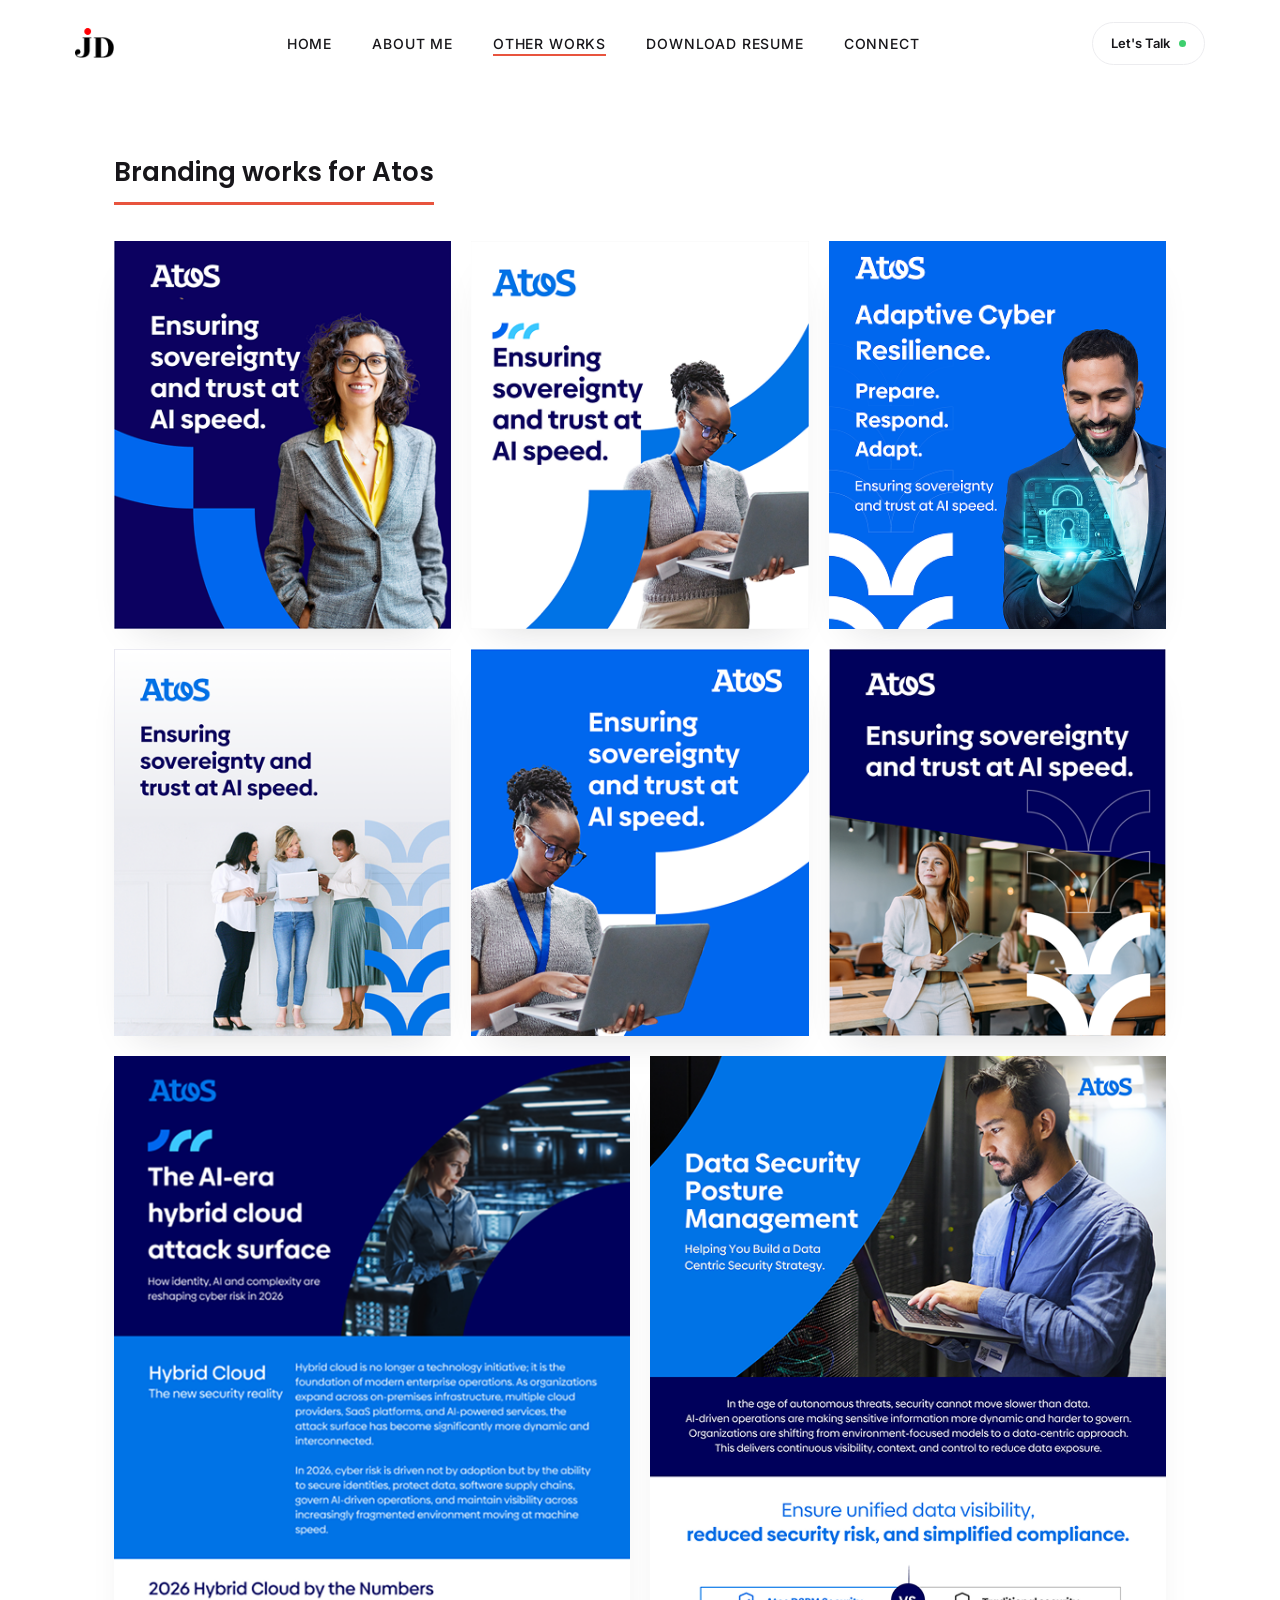
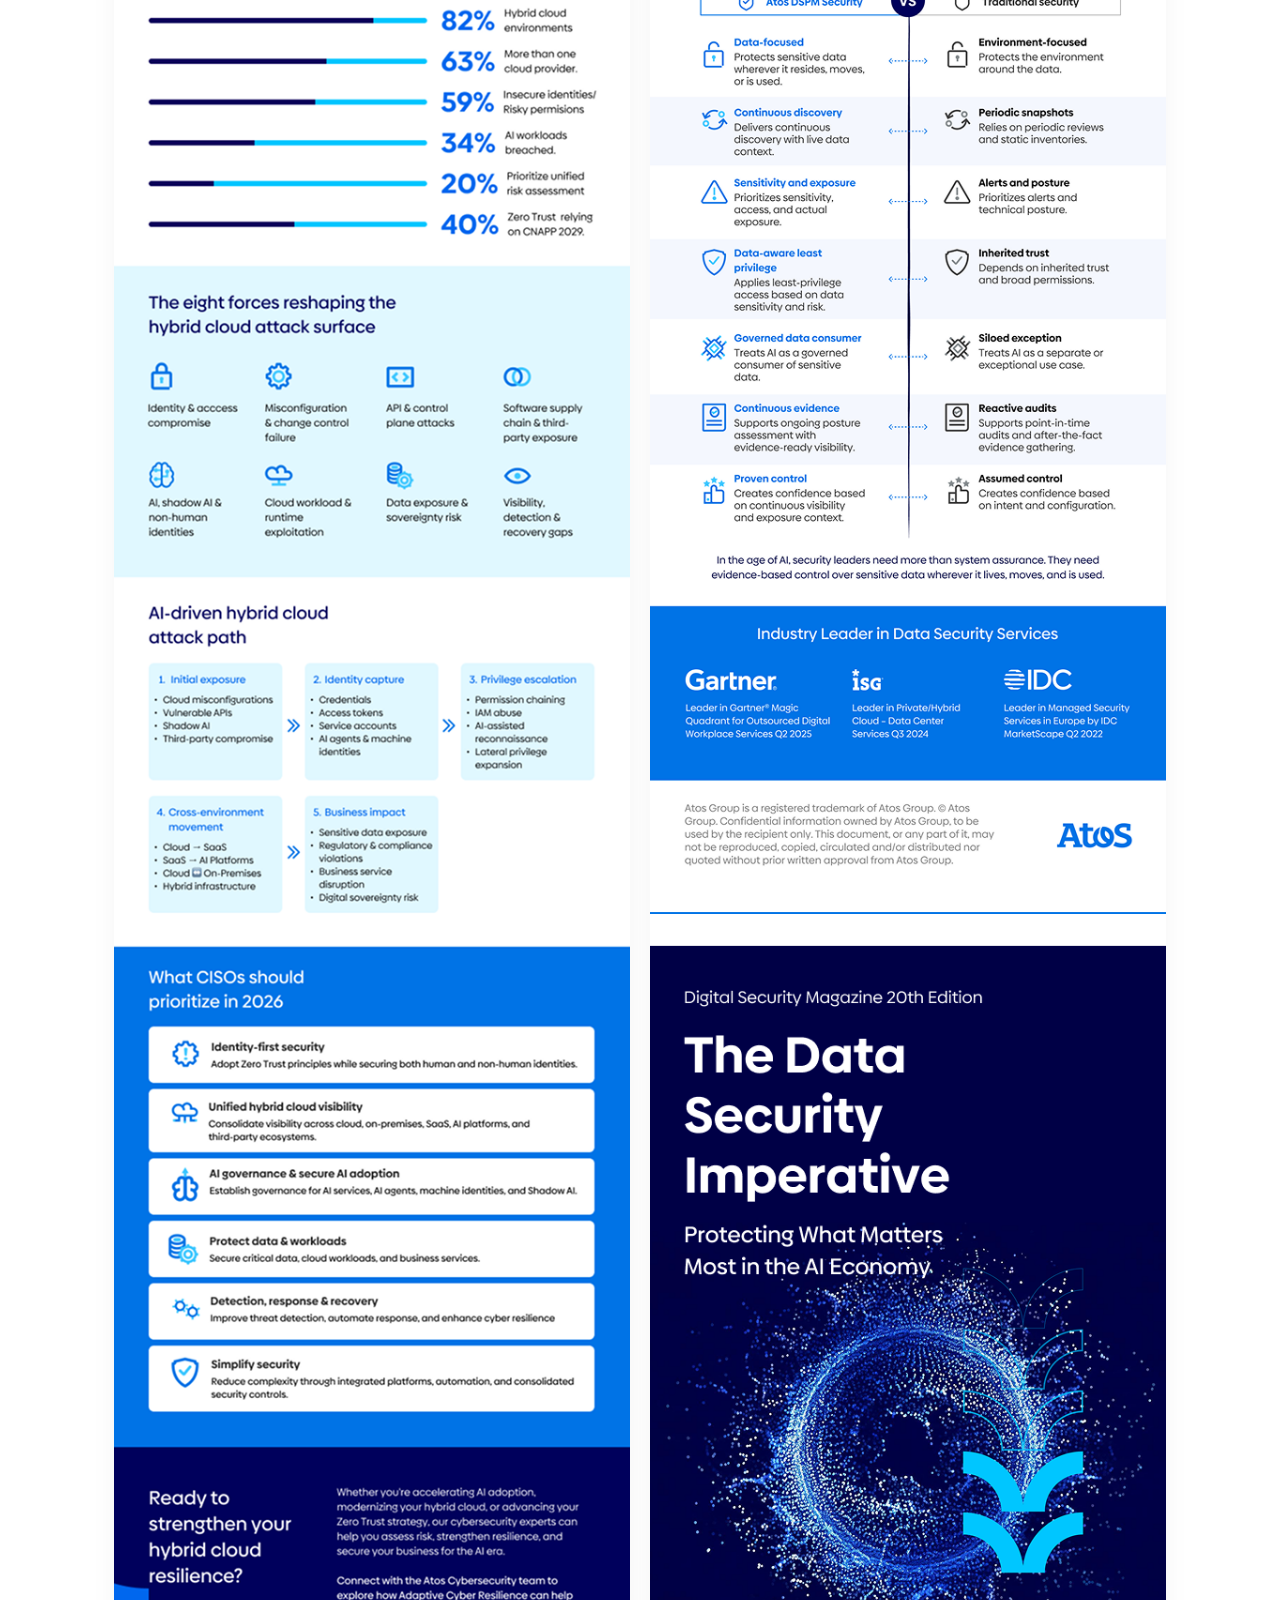
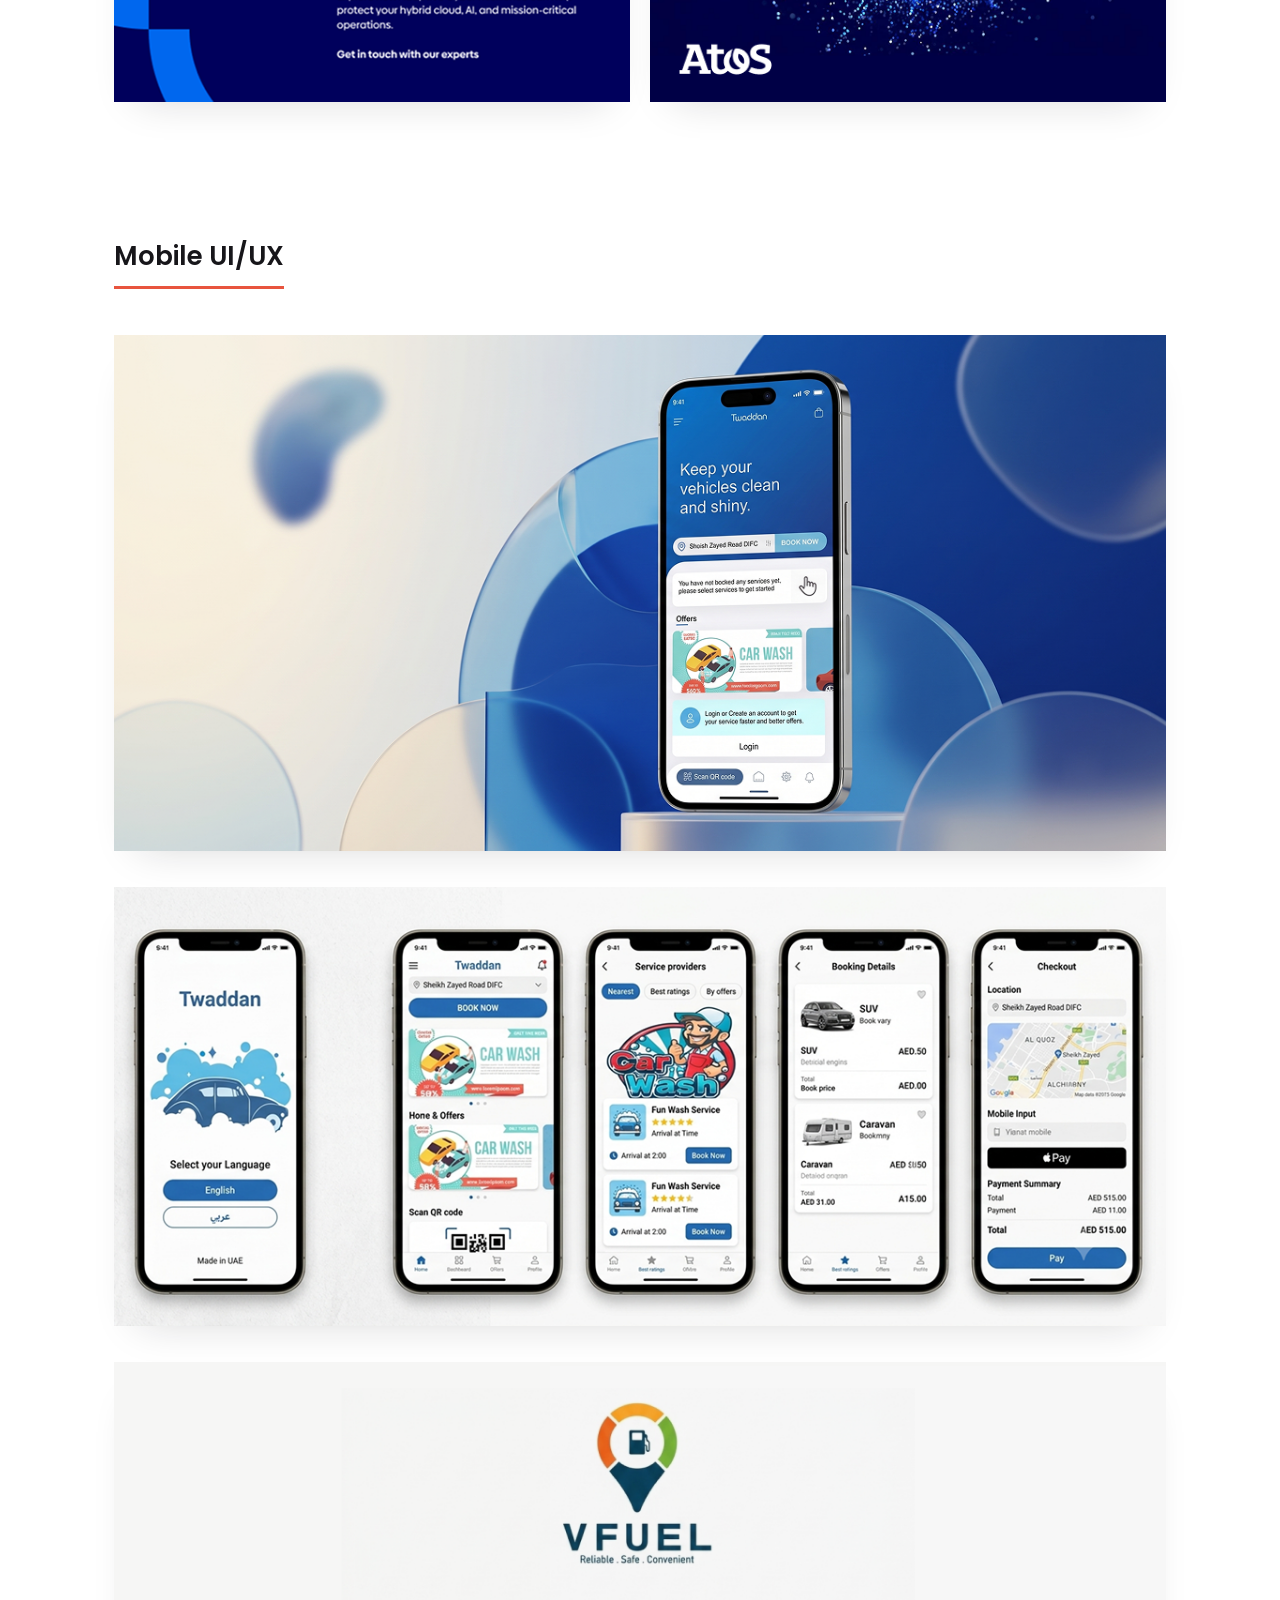
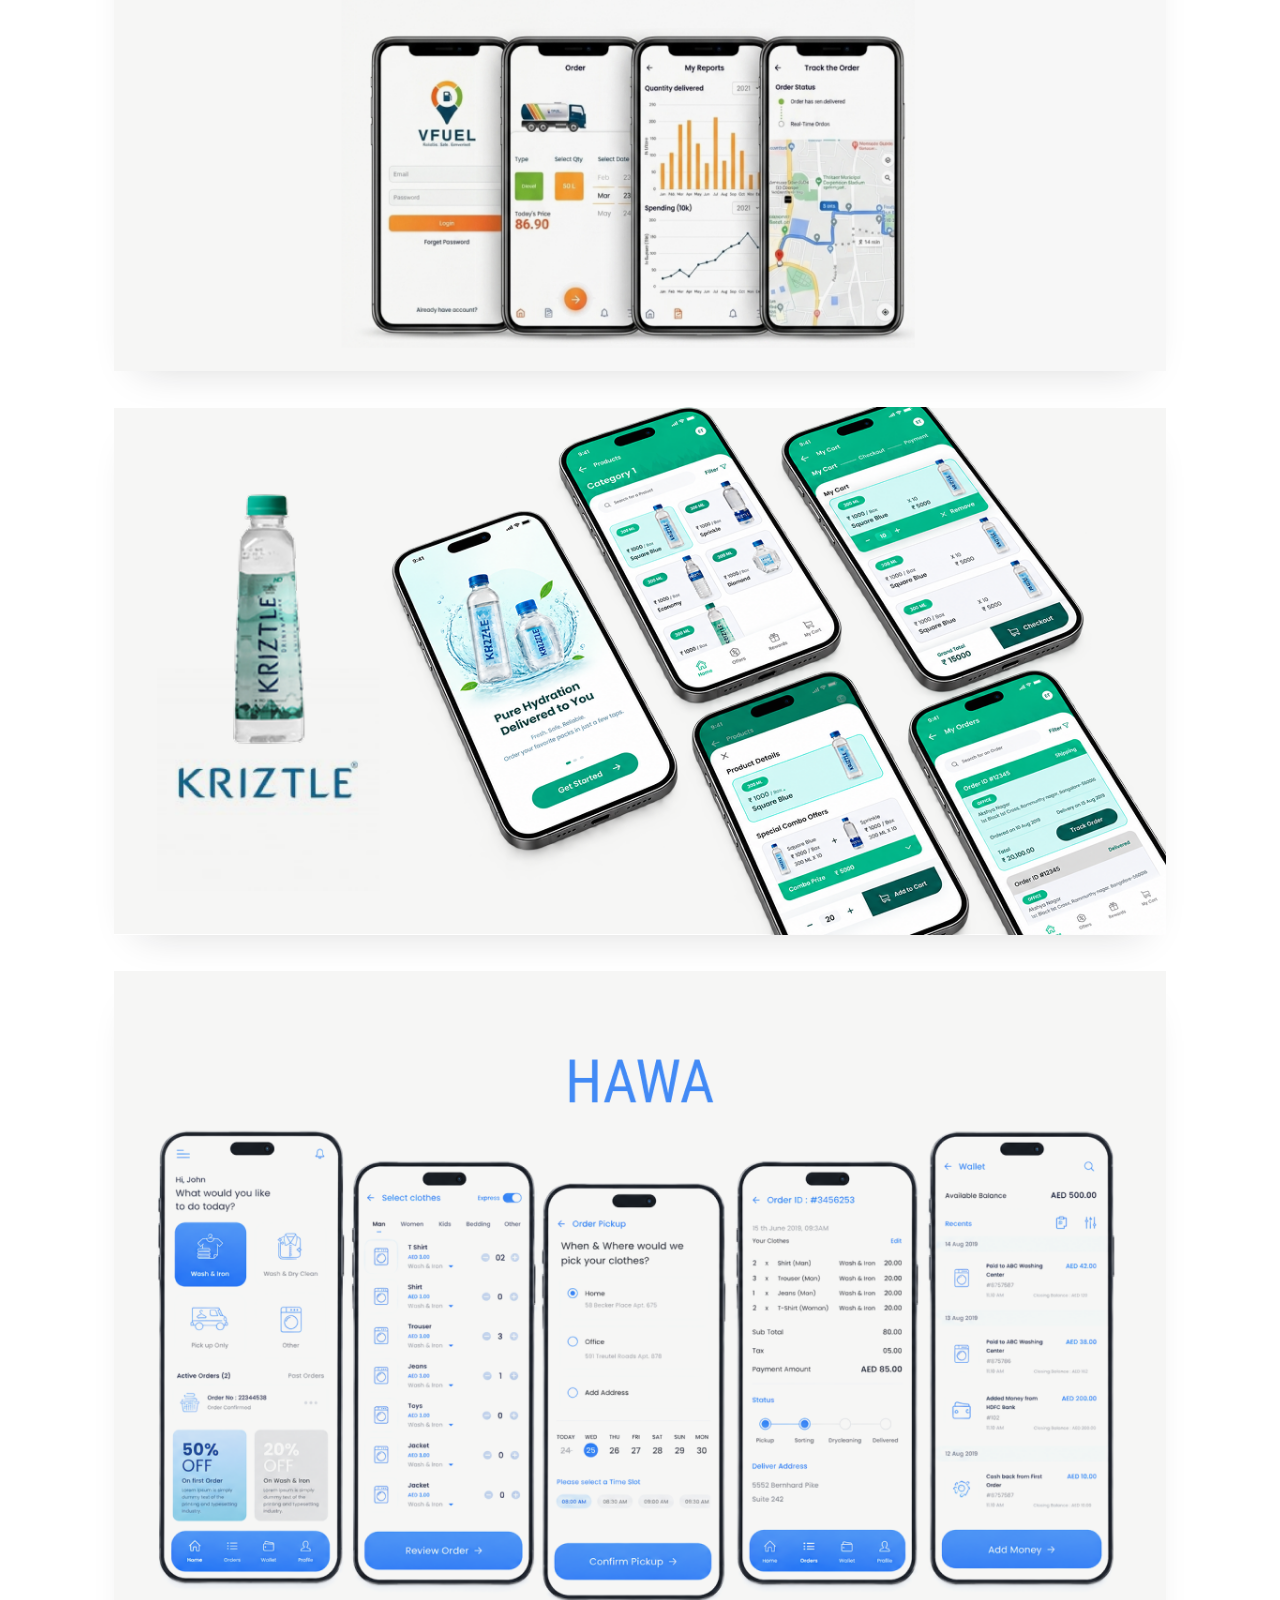
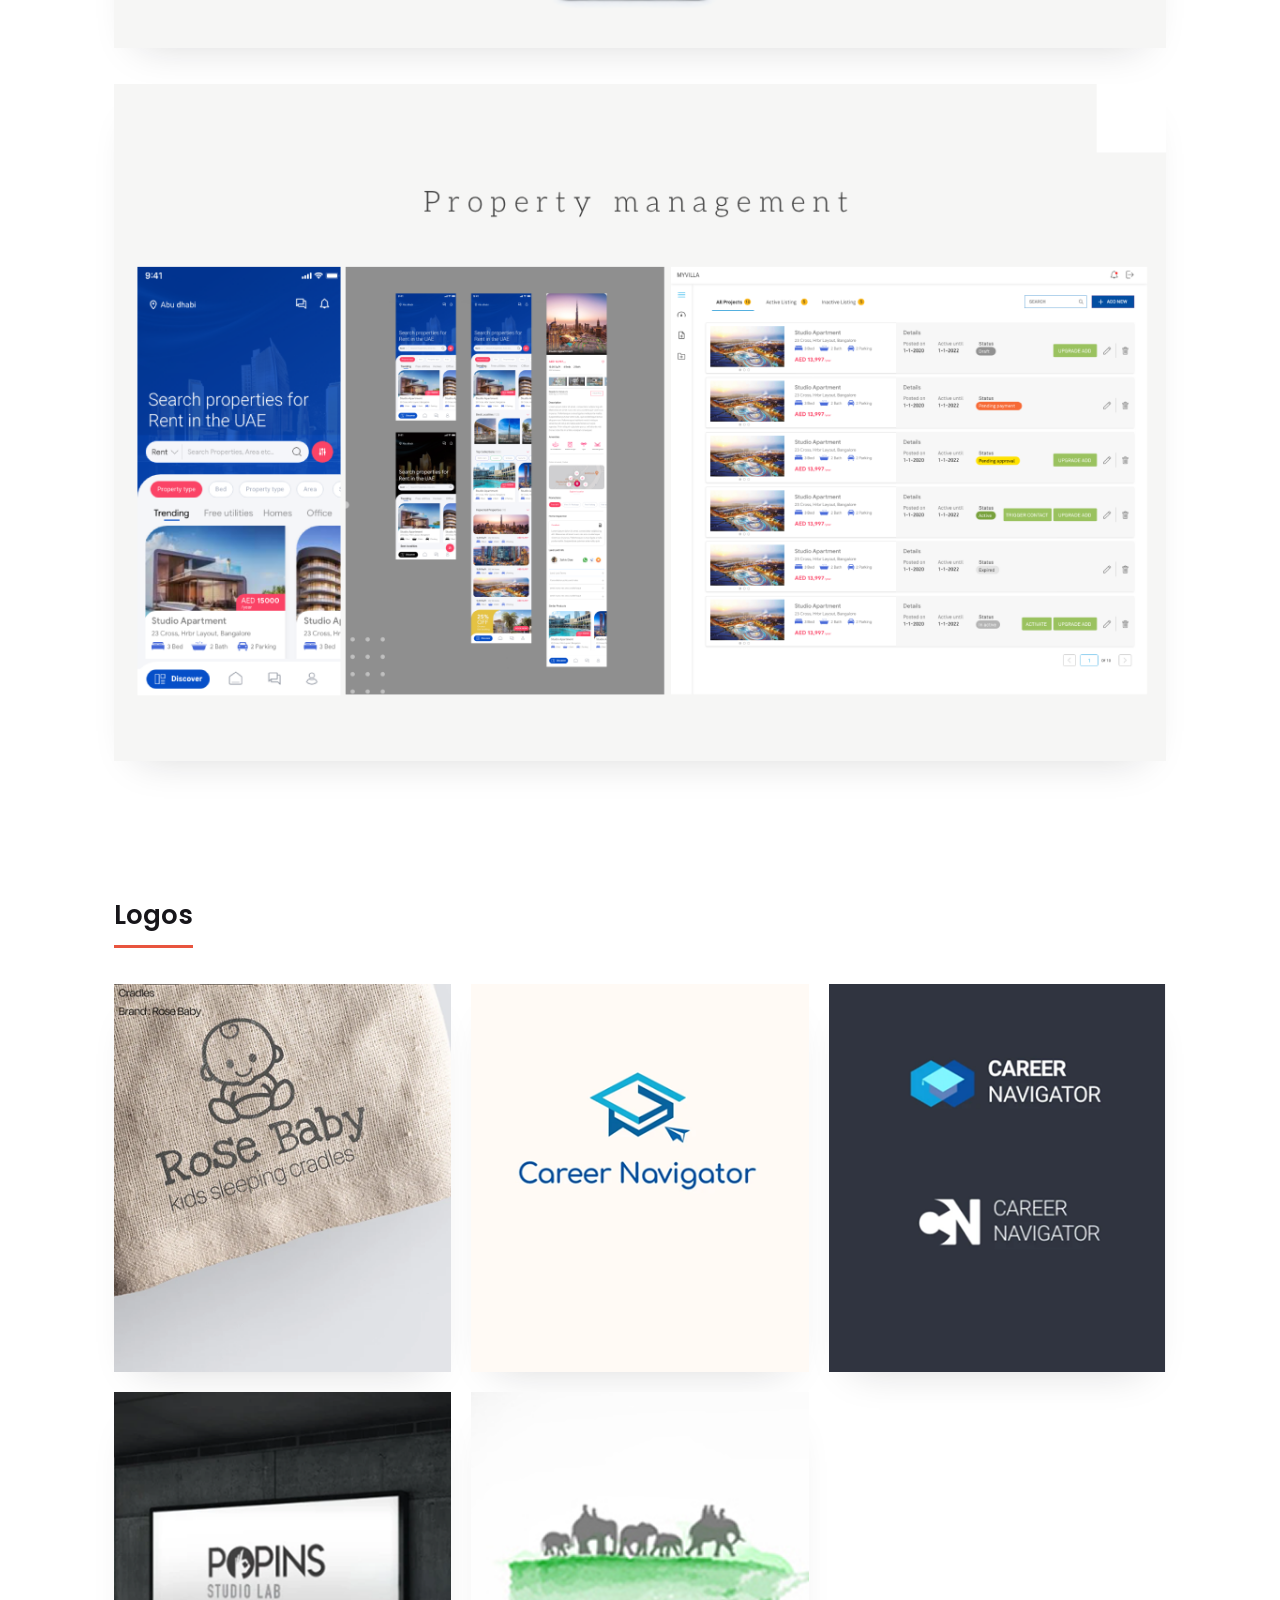
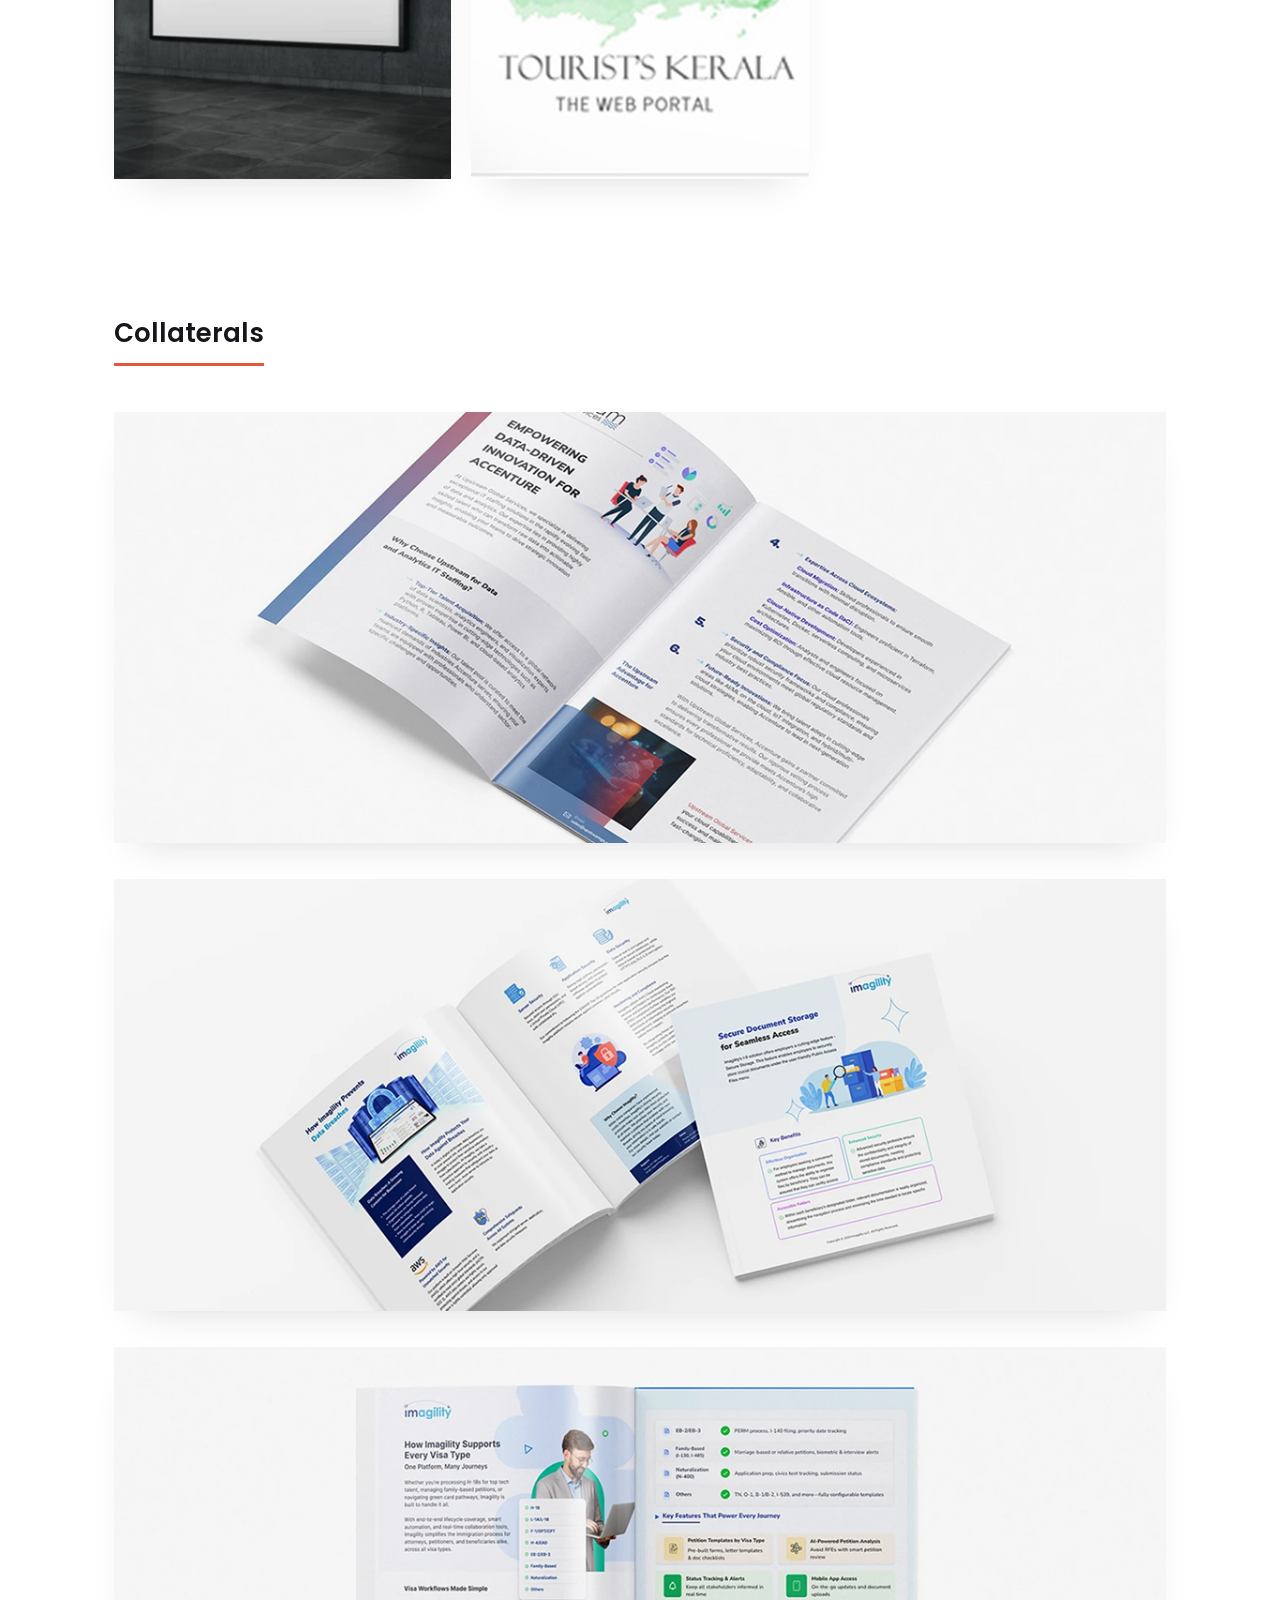
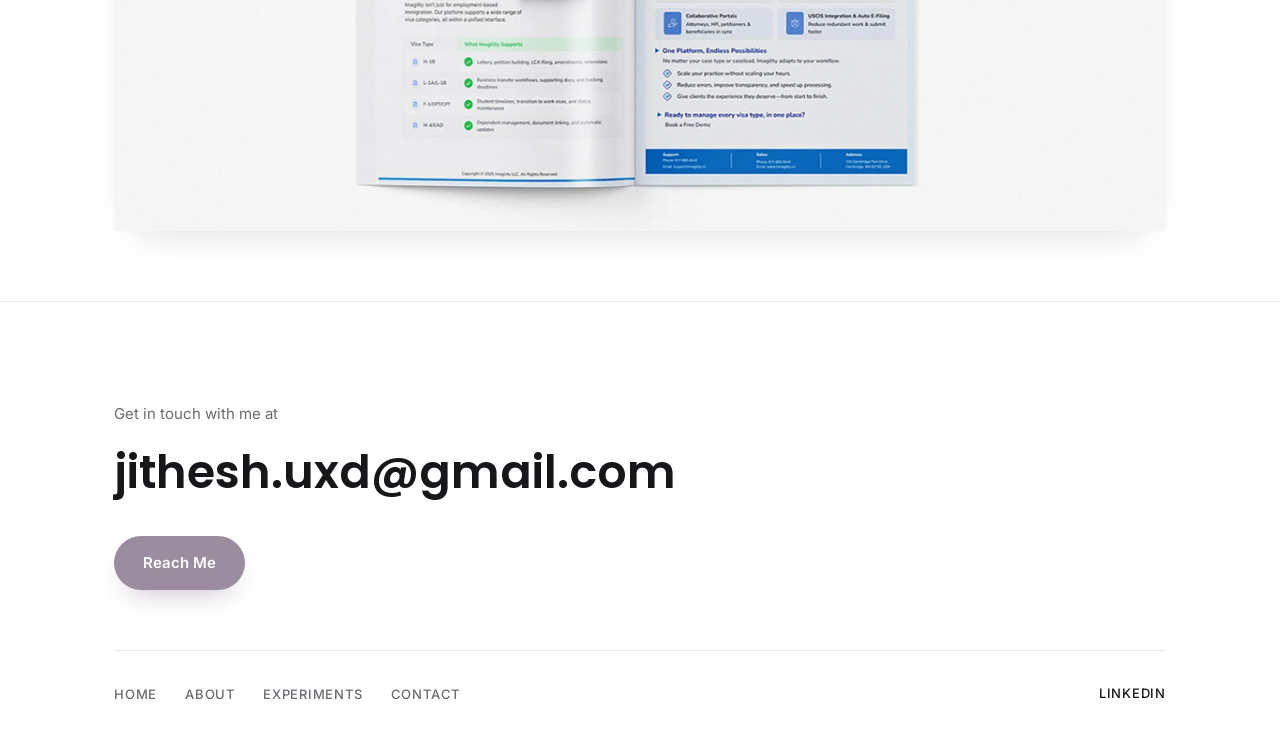
<file: other-projects.html>
<!DOCTYPE html>
<html lang="en">
<head>
<meta charset="UTF-8">
<meta name="viewport" content="width=device-width, initial-scale=1.0">
<title>Other Projects — Jithesh D, Senior Product Designer</title>
<meta name="description" content="A collection of branding, mobile UI/UX, logo, and collateral design work by Jithesh D, including Atos brand campaigns and app design for Twaddan, VFuel, Kriztle and Hawa.">
<link rel="canonical" href="https://jitheshdesigns.com/other-projects.html">
<link rel="stylesheet" href="css/style.css">
</head>
<body>

<header class="site-header">
  <div class="container header-inner">
    <a href="index.html" class="logo"><img src="images/logo.png" alt="JD — Jithesh D logo"></a>

 <nav aria-label="Primary">
      <ul class="nav-list">
        <li><a href="index.html">Home</a></li>
        <li><a href="about.html">About Me</a></li>
        <li><a href="other-projects.html">Other Works</a></li>
        <li><a href="Jithesh_Senior_Product_Designer_Resume.pdf" target="_blank" rel="noopener noreferrer" download="Jithesh_Senior_Product_Designer_Resume.pdf">Download Resume</a></li>
        <li><a href="index.html#contact">Connect</a></li>
      </ul>
    </nav>

    <div class="header-actions">
      <a href="index.html#contact" class="btn-talk">Let's Talk <span class="status-dot" aria-hidden="true"></span></a>
      <button class="nav-toggle" aria-label="Toggle menu" aria-expanded="false">
        <span></span><span></span><span></span>
      </button>
    </div>
  </div>
</header>

<main>
<!--   <div class="container" style="padding-top:clamp(30px,5vw,50px);">
    <h1 class="reveal" style="font-size:clamp(26px,3.6vw,36px);font-weight:600;">Other Projects</h1>
  </div> -->

  <!-- Branding works for Atos -->
  <section class="gallery-section">
    <div class="container">
      <h2 class="gallery-heading reveal">Branding works for Atos</h2>

      <div class="work-grid-3 reveal">
        <div class="media-frame"><img src="images/grd1.png" alt="Atos brand campaign creative — Ensuring sovereignty and trust at AI speed, portrait 1" loading="lazy" onerror="this.parentElement.style.background='#f7f6f9'; this.remove();"></div>
        <div class="media-frame"><img src="images/grd2.png" alt="Atos brand campaign creative — Ensuring sovereignty and trust at AI speed, portrait 2" loading="lazy" onerror="this.parentElement.style.background='#f7f6f9'; this.remove();"></div>
        <div class="media-frame"><img src="images/grd3.png" alt="Atos brand campaign creative — Adaptive Cyber Resilience: Prepare, Respond, Adapt" loading="lazy" onerror="this.parentElement.style.background='#f7f6f9'; this.remove();"></div>
        <div class="media-frame"><img src="images/grd4.png" alt="Atos brand campaign creative — team collaboration, sovereignty and trust at AI speed" loading="lazy" onerror="this.parentElement.style.background='#f7f6f9'; this.remove();"></div>
        <div class="media-frame"><img src="images/grd5.png" alt="Atos brand campaign creative — professional at laptop, sovereignty and trust at AI speed" loading="lazy" onerror="this.parentElement.style.background='#f7f6f9'; this.remove();"></div>
        <div class="media-frame"><img src="images/grd6.png" alt="Atos brand campaign creative — outdoor team meeting, sovereignty and trust at AI speed" loading="lazy" onerror="this.parentElement.style.background='#f7f6f9'; this.remove();"></div>
      </div>

      <div class="work-grid-2 reveal">
        <div class="media-frame"><img src="images/grd7_left.png" alt="Atos infographic — the AI-era hybrid cloud attack surface" loading="lazy" onerror="this.parentElement.style.background='#f7f6f9'; this.remove();"></div>
        <div class="media-frame"><img src="images/grd8_right.png" alt="Atos infographic — data security posture management" loading="lazy" onerror="this.parentElement.style.background='#f7f6f9'; this.remove();"></div>
      </div>

      
    </div>
  </section>

  <!-- Mobile UI/UX -->
  <section class="gallery-section">
    <div class="container">
      <h2 class="gallery-heading reveal">Mobile UI/UX</h2>

      <div class="work-stack reveal">


        <div class="media-frame"><img src="images/grd9.png" alt="Atos guide — what CISOs should prioritize in 2026" loading="lazy" onerror="this.parentElement.style.background='#f7f6f9'; this.remove();"></div>
        <div class="media-frame"><img src="images/grd10.png" alt="Atos Digital Security Magazine cover — The Data Security Imperative" loading="lazy" onerror="this.parentElement.style.background='#f7f6f9'; this.remove();"></div>
      


        <div class="media-frame"><img src="images/grd11.png" alt="Mobile app hero banner — keep your vehicle clean and shiny" loading="lazy" onerror="this.parentElement.style.background='#f7f6f9'; this.parentElement.style.aspectRatio='16/9'; this.remove();"></div>
        <div class="media-frame"><img src="images/grd12.png" alt="Twaddan app — screen flow from service selection to checkout" loading="lazy" onerror="this.parentElement.style.background='#f7f6f9'; this.parentElement.style.aspectRatio='16/6'; this.remove();"></div>
        <div class="media-frame"><img src="images/grd13.png" alt="VFuel app — dashboard and analytics screens" loading="lazy" onerror="this.parentElement.style.background='#f7f6f9'; this.parentElement.style.aspectRatio='16/6'; this.remove();"></div>
         <div class="media-frame"><img src="images/grd13-b.png" alt="VFuel app — dashboard and analytics screens" loading="lazy" onerror="this.parentElement.style.background='#f7f6f9'; this.parentElement.style.aspectRatio='16/6'; this.remove();"></div>
        
        
        <!-- <div class="media-frame"><img src="images/grd14.png" alt="Kriztle app — water can ordering screens" loading="lazy" onerror="this.parentElement.style.background='#f7f6f9'; this.parentElement.style.aspectRatio='16/6'; this.remove();"></div>
        <div class="media-frame"><img src="images/grd15.png" alt="Hawa app — onboarding through checkout screen flow" loading="lazy" onerror="this.parentElement.style.background='#f7f6f9'; this.parentElement.style.aspectRatio='16/6'; this.remove();"></div> -->
      </div>
    </div>
  </section>

  <!-- Logos -->
  <section class="gallery-section">
    <div class="container">
      <h2 class="gallery-heading reveal">Logos</h2>

 <div class="work-grid-3 reveal">
        <div class="media-frame"><img src="images/grd14.png" alt="Atos brand campaign creative — Ensuring sovereignty and trust at AI speed, portrait 1" loading="lazy" onerror="this.parentElement.style.background='#f7f6f9'; this.remove();"></div>
        <div class="media-frame"><img src="images/grd15.png" alt="Atos brand campaign creative — Ensuring sovereignty and trust at AI speed, portrait 2" loading="lazy" onerror="this.parentElement.style.background='#f7f6f9'; this.remove();"></div>
        <div class="media-frame"><img src="images/grd16.png" alt="Atos brand campaign creative — Adaptive Cyber Resilience: Prepare, Respond, Adapt" loading="lazy" onerror="this.parentElement.style.background='#f7f6f9'; this.remove();"></div>
        <div class="media-frame"><img src="images/grd17.png" alt="Atos brand campaign creative — team collaboration, sovereignty and trust at AI speed" loading="lazy" onerror="this.parentElement.style.background='#f7f6f9'; this.remove();"></div>
        <div class="media-frame"><img src="images/grd17_2.png" alt="Atos brand campaign creative — professional at laptop, sovereignty and trust at AI speed" loading="lazy" onerror="this.parentElement.style.background='#f7f6f9'; this.remove();"></div>
    
      </div>
    </div>
  </section>

  <!-- Collaterals -->
  <section class="gallery-section">
    <div class="container">
      <h2 class="gallery-heading reveal">Collaterals</h2>

      <div class="work-stack reveal">
        <div class="media-frame"><img src="images/grd18.png" alt="Brochure mockup design, cover 1" loading="lazy" onerror="this.parentElement.style.background='#f7f6f9'; this.parentElement.style.aspectRatio='16/9'; this.remove();"></div>
        <div class="media-frame"><img src="images/grd19.png" alt="Brochure mockup design — Data Security spread" loading="lazy" onerror="this.parentElement.style.background='#f7f6f9'; this.parentElement.style.aspectRatio='16/9'; this.remove();"></div>
        <div class="media-frame"><img src="images/grd20.png" alt="Report mockup design with charts" loading="lazy" onerror="this.parentElement.style.background='#f7f6f9'; this.parentElement.style.aspectRatio='16/9'; this.remove();"></div>
      </div>
    </div>
  </section>

</main>

<footer class="site-footer" id="contact">
  <div class="container">
    <div class="footer-cta reveal">
      <p class="kicker">Get in touch with me at</p>
      <p class="email">jithesh.uxd@gmail.com</p>
      <a href="mailto:jithesh.uxd@gmail.com" class="btn btn-primary">Reach Me</a>
    </div>
    <div class="footer-bottom">
      <nav aria-label="Footer">
        <ul class="footer-nav">
          <li><a href="index.html">Home</a></li>
          <li><a href="about.html">About</a></li>
          <li><a href="other-projects.html">Experiments</a></li>
          <li><a href="index.html#contact">Contact</a></li>
        </ul>
      </nav>
      <a href="https://linkedin.com/in/jithesh-product-designer" target="_blank" rel="noopener" class="footer-nav"><span style="text-transform:uppercase;font-size:13px;font-weight:500;letter-spacing:.06em;">LinkedIn</span></a>
    </div>
  </div>
</footer>

<button class="back-to-top" aria-label="Back to top">
  <svg width="18" height="18" viewBox="0 0 24 24" fill="none"><path d="M12 19V5M12 5L5 12M12 5L19 12" stroke="currentColor" stroke-width="2" stroke-linecap="round" stroke-linejoin="round"/></svg>
</button>

<script src="js/script.js"></script>
</body>
</html>
</file>
<file: css/style.css>
/* ==========================================================================
   Jithesh D — Portfolio
   Common stylesheet (shared across all pages)
   ========================================================================== */

@import url('https://fonts.googleapis.com/css2?family=Poppins:wght@400;500;600;700&family=Inter:wght@400;500;600;700&family=Playfair+Display:wght@600;700&display=swap');

/* ---------- Tokens ---------- */
:root {
  --color-bg: #ffffff;
  --color-text: #17161a;
  --color-text-soft: #6b6a72;
  --color-text-faint: #9a99a1;
  --color-accent: #e8543e;
  --color-mauve: #9c8ca0;
  --color-mauve-dark: #7f7085;
  --color-border: #ececef;

  --card-blue: #dbeef8;
  --card-lavender: #e7e2f7;
  --card-purple: #d9d2f6;
  --card-peach: #fbe2db;
  --card-salmon: #fbd8d1;
  --card-yellow: #f7f2cc;

  --font-display: 'Poppins', sans-serif;
  --font-body: 'Inter', sans-serif;
  --font-serif: 'Playfair Display', serif;

  --radius-lg: 28px;
  --radius-md: 18px;
  --radius-sm: 10px;
  --radius-pill: 999px;

  --container: 1180px;
  --gutter: clamp(20px, 5vw, 64px);

  --shadow-card: 0 20px 40px -24px rgba(23, 22, 26, 0.18);
}

/* ---------- Reset ---------- */
* , *::before, *::after { box-sizing: border-box; }
html { scroll-behavior: smooth; }

body {
  margin: 0;
  background: var(--color-bg);
  color: var(--color-text);
  font-family: var(--font-body);
  font-size: 16px;
  line-height: 1.6;
  -webkit-font-smoothing: antialiased;
}

img { max-width: 100%; display: block; }
a { color: inherit; text-decoration: none; }
ul { list-style: none; margin: 0; padding: 0; }
h1, h2, h3, h4 { font-family: var(--font-display); margin: 0; line-height: 1.15; }
p { margin: 0; }
button { font: inherit; cursor: pointer; }

:focus-visible {
  outline: 2px solid var(--color-accent);
  outline-offset: 3px;
}

@media (prefers-reduced-motion: reduce) {
  * { animation-duration: 0.01ms !important; animation-iteration-count: 1 !important; transition-duration: 0.01ms !important; scroll-behavior: auto !important; }
}

.container {
  width: 100%;
  max-width: var(--container);
  margin: 0 auto;
  padding: 0 var(--gutter);
}

.site-header .container,
.hero .container {
  max-width: 100%;
/*  padding: 0 75px;*/
}

@media (min-width: 1441px) {
  .site-header .container,
.hero .container {
    max-width: 1440px;
    margin-left: auto;
    margin-right: auto;
  }
}

.reveal {
  opacity: 0;
  transform: translateY(24px);
  transition: opacity 0.6s ease, transform 0.6s ease;
}
.reveal.is-visible {
  opacity: 1;
  transform: translateY(0);
}

/* ---------- Header ---------- */
.site-header {
  position: sticky;
  top: 0;
  z-index: 100;
  background: rgba(255, 255, 255, 0.85);
  backdrop-filter: blur(10px);
  border-bottom: 1px solid transparent;
  transition: border-color 0.3s ease, box-shadow 0.3s ease;
  padding: 0 75px;
}
.site-header.is-scrolled {
  border-color: var(--color-border);
  box-shadow: 0 8px 24px -20px rgba(0,0,0,0.35);
}

.header-inner {
  display: grid;
  grid-template-columns: auto 1fr auto;
  align-items: center;
  gap: 24px;
  padding: 22px 0;
}
.header-inner nav { justify-self: center; }

.logo {
  font-family: var(--font-display);
  font-weight: 700;
  font-size: 22px;
  letter-spacing: 0.02em;
  display: inline-flex;
  align-items: center;
}
.logo .dot { color: var(--color-accent); }
.logo img { height: 30px; width: auto; display: block; }

.header-actions {
  display: flex;
  align-items: center;
  gap: clamp(20px, 3vw, 32px);
  justify-self: end;
}

.btn-talk {
  display: inline-flex;
  align-items: center;
  gap: 9px;
  padding: 10px 18px;
  border-radius: var(--radius-pill);
  border: 1px solid var(--color-border);
  font-size: 13px;
  font-weight: 600;
  color: var(--color-text);
  transition: border-color 0.2s ease, box-shadow 0.2s ease;
}
.btn-talk:hover { border-color: var(--color-text); box-shadow: 0 8px 18px -14px rgba(0,0,0,0.4); }
.status-dot {
  width: 7px;
  height: 7px;
  border-radius: 50%;
  background: #3ecf6e;
  display: inline-block;
}

.nav-list {
  display: flex;
  gap: 40px;
}
.nav-list a {
  font-size: 14px;
  font-weight: 500;
  letter-spacing: 0.06em;
  text-transform: uppercase;
  color: var(--color-text);
  position: relative;
  padding-bottom: 4px;
}
.nav-list a::after {
  content: '';
  position: absolute;
  left: 0; right: 100%;
  bottom: 0;
  height: 2px;
  background: var(--color-accent);
  transition: right 0.25s ease;
}
.nav-list a:hover::after,
.nav-list a.is-active::after {
  right: 0;
}

.nav-toggle {
  display: none;
  width: 40px;
  height: 40px;
  border: none;
  background: none;
  position: relative;
  z-index: 210;
}
.nav-toggle span {
  position: absolute;
  left: 8px;
  right: 8px;
  height: 2px;
  background: var(--color-text);
  transition: transform 0.25s ease, opacity 0.25s ease, top 0.25s ease;
}
.nav-toggle span:nth-child(1) { top: 14px; }
.nav-toggle span:nth-child(2) { top: 20px; }
.nav-toggle span:nth-child(3) { top: 26px; }
.nav-toggle.is-open span:nth-child(1) { top: 20px; transform: rotate(45deg); }
.nav-toggle.is-open span:nth-child(2) { opacity: 0; }
.nav-toggle.is-open span:nth-child(3) { top: 20px; transform: rotate(-45deg); }

/* ---------- Buttons ---------- */
.btn {
  display: inline-flex;
  align-items: center;
  gap: 10px;
  padding: 14px 28px;
  border-radius: var(--radius-pill);
  font-weight: 600;
  font-size: 15px;
  border: 1px solid transparent;
  transition: transform 0.2s ease, background 0.2s ease, box-shadow 0.2s ease;
}
.btn:hover { transform: translateY(-2px); }

.btn-primary {
  background: var(--color-mauve);
  color: #fff;
  box-shadow: 0 14px 28px -14px rgba(156, 140, 160, 0.65);
}
.btn-primary:hover { background: var(--color-mauve-dark); }

.btn-ghost {
  border-color: var(--color-text);
  color: var(--color-text);
}
.btn-ghost:hover { background: var(--color-text); color: #fff; }

.link-arrow {
  display: inline-flex;
  align-items: center;
  gap: 8px;
  font-weight: 600;
  font-size: 15px;
  color: var(--color-text);
}
.link-arrow svg { transition: transform 0.2s ease; }
.link-arrow:hover svg { transform: translateX(4px); }

.icon-circle {
  width: 46px;
  height: 46px;
  border-radius: 50%;
  border: 1px solid var(--color-text);
  display: inline-flex;
  align-items: center;
  justify-content: center;
  flex-shrink: 0;
}

/* ---------- Hero ---------- */
.hero {
  padding: clamp(30px, 6vw, 60px) 0 clamp(50px, 8vw, 900px);
}
.hero-inner {
  display: grid;
/*  grid-template-columns: 1.25fr 1fr;*/
  grid-template-columns: 1.70fr 1fr;
  gap: clamp(24px, 5vw, 60px);
  align-items: center;
}
.hero-ledt{

  margin-top: 60px;
}
.hero-title {
  font-family: var(--font-serif);
  font-size: clamp(38px, 6vw, 96px);
  font-weight: 700;
  line-height: 1.05;
  letter-spacing: -0.01em;
  color: #6B7280;
}
.hero-title .accent { color: var(--color-accent); }
.hero-lead {
  margin-top: 26px;
  color: var(--color-text);
  font-weight: 400;
  font-size: clamp(18px, 2.2vw, 16px);
  line-height: 1.4;
  max-width: 52ch;
}

.hero-lead-sub {
  margin-top: 26px;
  color: var(--color-text);
  font-weight: 400;
  font-size: clamp(18px, 2.2vw, 14px);
  line-height: 1.4;
  max-width: 52ch;
}

.hero-subtitle {
  margin-top: 16px;
  color: var(--color-text-soft);
  font-size: 15px;
  max-width: 52ch;
}
.hero-cta {
  margin-top: 34px;
  display: inline-flex;
  align-items: center;
  gap: 16px;
  font-weight: 500;
}
.hero-portrait {
  display: flex;
  justify-content: center;
}
.hero-portrait img {
  width: 100%;
  max-width: 420px;
  height: auto;
  object-fit: contain;
  filter: drop-shadow(0 24px 40px rgba(23, 22, 26, 0.12));
}

/*marque */





/* ---------- Project Grid ---------- */
.work {
  padding-bottom: clamp(60px, 10vw, 120px);
}
.project-grid {
  display: grid;
  grid-template-columns: repeat(2, 1fr);
  gap: clamp(20px, 3vw, 32px);
}
.project-card {
  border-radius: var(--radius-md);
  padding: clamp(28px, 3.4vw, 40px) clamp(28px, 3.4vw, 40px) 0;
  display: flex;
  flex-direction: column;
  overflow: hidden;
}
.project-card__body { padding-bottom: 26px; }
.project-card__eyebrow {
  font-size: 12px;
  font-weight: 600;
  letter-spacing: 0.08em;
  text-transform: uppercase;
  color: var(--color-text-soft);
  margin-bottom: 10px;
  display: block;
}
.project-card h3 {
  font-size: 26px;
  font-weight: 600;
  margin-bottom: 12px;
}
.project-card p {
  color: var(--color-text-soft);
  font-size: 15px;
  max-width: 42ch;
  margin-bottom: 18px;
}
.project-card__media {
  border-radius: var(--radius-md) var(--radius-md) 0 0;
  overflow: hidden;
  margin-top: auto;
/*  background: #fff;*/
  box-shadow: var(--shadow-card);
  aspect-ratio: 16 / 11;


}
.project-card__media img { /*width: 100%;*/ height: 100%; object-fit: cover; object-position: top; object-position: center;}
.project-card__media.is-illustration { display: flex; align-items: center; justify-content: center; box-shadow: none; background: none; }
.project-card__media.is-illustration svg { width: 78%; height: 78%; }

.card-blue { background: var(--card-blue); }
.card-lavender { background: var(--card-lavender); }
.card-purple { background: var(--card-purple); }
.card-peach { background: var(--card-peach); }
.card-salmon { background: var(--card-salmon); }
.card-yellow { background: var(--card-yellow); }
.card-co { background: #e1e1e1; }

.card-green { background: #E9FDF3; }

.project-card--wide { grid-column: 1 / -1; }

/* ---------- Contact / Footer ---------- */
.site-footer {
  padding: clamp(50px, 9vw, 100px) 0 40px;
  border-top: 1px solid var(--color-border);
}
.footer-cta {
  text-align: left;
  margin-bottom: 60px;
}
.footer-cta .kicker {
  color: var(--color-text-soft);
  font-size: 15px;
  margin-bottom: 10px;
}
.footer-cta .email {
  font-family: var(--font-display);
  font-size: clamp(28px, 5vw, 46px);
  font-weight: 600;
  margin-bottom: 26px;
  word-break: break-word;
}
.footer-bottom {
  display: flex;
  align-items: center;
  justify-content: space-between;
  flex-wrap: wrap;
  gap: 16px;
  padding-top: 30px;
  border-top: 1px solid var(--color-border);
}
.footer-nav {
  display: flex;
  gap: 28px;
  flex-wrap: wrap;
}
.footer-nav a {
  font-size: 13px;
  font-weight: 500;
  letter-spacing: 0.06em;
  text-transform: uppercase;
  color: var(--color-text-soft);
}
.footer-nav a:hover { color: var(--color-text); }

/* ---------- Back to top ---------- */
.back-to-top {
  position: fixed;
  right: 24px;
  bottom: 24px;
  width: 46px;
  height: 46px;
  border-radius: 50%;
  background: var(--color-text);
  color: #fff;
  display: flex;
  align-items: center;
  justify-content: center;
  border: none;
  opacity: 0;
  pointer-events: none;
  transform: translateY(10px);
  transition: opacity 0.25s ease, transform 0.25s ease;
  z-index: 90;
}
.back-to-top.is-visible { opacity: 1; pointer-events: auto; transform: translateY(0); }

/* ---------- Case study shared blocks ---------- */
.case-hero {
  padding: clamp(36px, 7vw, 70px) 0 0;
}
.case-hero__meta {
  display: flex;
  justify-content: space-between;
  align-items: flex-start;
  gap: 20px;
  flex-wrap: wrap;
}
.case-hero__tag {
  font-size: 13px;
  color: var(--color-text-soft);
  text-align: right;
  max-width: 220px;
}
.case-title {
  margin-top: 26px;
  font-size: clamp(28px, 5vw, 44px);
  font-weight: 600;
  max-width: 16ch;
}
.case-subtitle {
  margin-top: 4px;
  font-size: clamp(18px, 2.6vw, 24px);
  font-weight: 500;
  color: var(--color-text-soft);
  max-width: 24ch;
}
.case-intro {
  margin-top: 26px;
  display: grid;
  grid-template-columns: 1.4fr 1fr;
  gap: 40px;
  padding-bottom: 40px;
  border-bottom: 1px solid var(--color-border);
}
.case-intro p { color: var(--color-text-soft); font-size: 16px; }
.case-facts dt {
  font-size: 12px;
  text-transform: uppercase;
  letter-spacing: 0.06em;
  color: var(--color-text-faint);
  margin-top: 18px;
}
.case-facts dt:first-child { margin-top: 0; }
.case-facts dd {
  margin: 6px 0 0;
  font-size: 15px;
  font-weight: 500;
}

.case-hero__image {
  margin-top: 40px;
  border-radius: var(--radius-lg);
  overflow: hidden;
  box-shadow: var(--shadow-card);
}

.section {
  padding: clamp(50px, 9vw, 100px) 0;
}
.section + .section { border-top: 1px solid var(--color-border); }
.section-head {
  max-width: 640px;
  margin-bottom: clamp(32px, 5vw, 56px);
}
.eyebrow {
  display: inline-block;
  font-size: 12px;
  font-weight: 700;
  letter-spacing: 0.1em;
  text-transform: uppercase;
  color: var(--color-accent);
  margin-bottom: 12px;
}
.section-title {
  font-size: clamp(24px, 3.4vw, 34px);
  font-weight: 600;
}
.section-title span { color: var(--color-accent); }
.section-desc {
  margin-top: 14px;
  color: var(--color-text-soft);
  font-size: 16px;
}

.pill-row {
  display: flex;
  gap: 14px;
  flex-wrap: wrap;
  margin-bottom: 32px;
}
.pill {
  display: inline-flex;
  align-items: center;
  gap: 8px;
  padding: 8px 16px;
  border-radius: var(--radius-pill);
  background: #f5f4f7;
  font-size: 13px;
  font-weight: 600;
}

.stat-grid {
  display: grid;
  grid-template-columns: repeat(3, 1fr);
  gap: 20px;
}
.stat-card {
  border-radius: var(--radius-md);
  padding: 26px;
  background: #f7f6f9;
}
.stat-card .value {
  font-family: var(--font-display);
  font-size: clamp(26px, 3.4vw, 34px);
  font-weight: 700;
}
.stat-card .label {
  margin-top: 8px;
  font-size: 13px;
  color: var(--color-text-soft);
}

.check-list li, .cross-list li {
  display: flex;
  align-items: flex-start;
  gap: 12px;
  font-size: 15px;
  padding: 10px 0;
  border-bottom: 1px solid var(--color-border);
}
.check-list li:last-child, .cross-list li:last-child { border-bottom: none; }
.check-list li::before {
  content: '\2713';
  flex-shrink: 0;
  width: 24px; height: 24px;
  border-radius: 50%;
  background: #dff5e6;
  color: #1f8a4c;
  font-size: 12px;
  display: flex; align-items: center; justify-content: center;
  margin-top: 1px;
}
.cross-list li::before {
  content: '\2715';
  flex-shrink: 0;
  width: 24px; height: 24px;
  border-radius: 50%;
  background: #fbe3e0;
  color: var(--color-accent);
  font-size: 11px;
  display: flex; align-items: center; justify-content: center;
  margin-top: 1px;
}

.persona-grid {
  display: grid;
  grid-template-columns: repeat(3, 1fr);
  gap: 22px;
}
.persona-card {
  border-radius: var(--radius-md);
  padding: 26px;
  background: #f7f6f9;
}
.persona-card h4 { font-size: 18px; margin-bottom: 14px; }
.persona-card h5 {
  font-size: 12px;
  text-transform: uppercase;
  letter-spacing: 0.05em;
  color: var(--color-text-faint);
  margin: 14px 0 6px;
  font-family: var(--font-body);
  font-weight: 700;
}
.persona-card p { font-size: 14px; color: var(--color-text-soft); }

.media-frame {
  /*border-radius: var(--radius-md);*/
  overflow: hidden;
  box-shadow: var(--shadow-card);
  margin-top: 10px;
}

.two-col {
  display: grid;
  grid-template-columns: 1fr 1fr;
  gap: 40px;
}

.ia-grid {
  display: grid;
  grid-template-columns: repeat(3, 1fr);
  gap: 22px;
}
.ia-card {
  border-radius: var(--radius-md);
  background: #f7f6f9;
  padding: 22px;
}
.ia-card h4 { font-size: 16px; margin-bottom: 14px; }
.ia-card ul { display: flex; flex-direction: column; gap: 8px; }
.ia-card li {
  font-size: 13px;
  background: #fff;
  border-radius: var(--radius-sm);
  padding: 8px 12px;
  color: var(--color-text-soft);
}

.gallery-grid {
  display: grid;
  grid-template-columns: repeat(3, 1fr);
  gap: 20px;
}

table.roi-table {
  width: 100%;
  border-collapse: collapse;
  font-size: 15px;
}
table.roi-table th, table.roi-table td {
  text-align: left;
  padding: 16px 14px;
  border-bottom: 1px solid var(--color-border);
}
table.roi-table th {
  font-size: 12px;
  text-transform: uppercase;
  letter-spacing: 0.05em;
  color: var(--color-text-faint);
  font-weight: 700;
}
table.roi-table td.result { color: #1f8a4c; font-weight: 700; }
.table-wrap { overflow-x: auto; }

.credits-grid {
  display: grid;
  grid-template-columns: repeat(3, 1fr);
  gap: 24px;
}
.credits-grid dt {
  font-size: 12px;
  text-transform: uppercase;
  color: var(--color-text-faint);
  margin-bottom: 6px;
}
.credits-grid dd { margin: 0; font-weight: 500; }

.thanks-block {
  text-align: center;
  padding: clamp(50px, 9vw, 90px) 0;
}
.thanks-block h2 { font-size: clamp(26px, 4vw, 38px); margin-bottom: 10px; }
.thanks-block p { color: var(--color-text-soft); }

/* ---------- About page ---------- */
.about-hero {
  padding: clamp(40px, 8vw, 90px) 0 clamp(30px, 6vw, 60px);
}
.about-hero__inner {
  display: grid;
  grid-template-columns: 1fr 1.4fr;
  gap: clamp(24px, 5vw, 60px);
  align-items: center;
}
.about-portrait {
  border-radius: var(--radius-lg);
  overflow: hidden;
  background: linear-gradient(160deg, #f4eee9, #ece3f2);
  max-width: 320px;
}
.about-eyebrow { color: var(--color-text-soft); font-size: 15px; margin-bottom: 10px; }
.about-name {
  font-size: clamp(30px, 4.6vw, 48px);
  font-weight: 600;
}
.about-role { color: var(--color-accent); font-weight: 600; font-size: 18px; margin-top: 6px; }
.about-summary { margin-top: 20px; color: var(--color-text-soft); font-size: 16px; max-width: 60ch; }

.contact-pills {
  display: flex;
  flex-wrap: wrap;
  gap: 12px;
  margin-top: 24px;
}
.contact-pills a, .contact-pills span {
  display: inline-flex;
  align-items: center;
  gap: 8px;
  padding: 9px 16px;
  border-radius: var(--radius-pill);
  background: #f5f4f7;
  font-size: 13px;
  font-weight: 600;
}
.contact-pills a:hover { background: var(--color-text); color: #fff; }

.skills-grid {
  display: grid;
  grid-template-columns: repeat(4, 1fr);
  gap: clamp(18px, 3vw, 26px);
}
.skill-card {
  border-radius: var(--radius-lg);
  padding: 28px 24px;
  display: flex;
  flex-direction: column;
  gap: 16px;
  transition: transform 0.25s ease, box-shadow 0.25s ease;
}
.skill-card:hover {
  transform: translateY(-6px);
  box-shadow: var(--shadow-card);
}
.skill-card .skill-icon {
  width: 46px;
  height: 46px;
  border-radius: 50%;
  background: rgba(255, 255, 255, 0.65);
  display: flex;
  align-items: center;
  justify-content: center;
  font-size: 21px;
}
.skill-card h4 { font-size: 17px; font-weight: 600; }
.skill-card ul { display: flex; flex-wrap: wrap; gap: 8px; margin-top: auto; }
.skill-card li {
  font-size: 12px;
  font-weight: 600;
  background: rgba(255, 255, 255, 0.7);
  border-radius: var(--radius-pill);
  padding: 6px 12px;
  color: var(--color-text);
}

.experience-card {
  border-radius: var(--radius-lg);
  background: #f7f6f9;
  padding: clamp(24px, 3.4vw, 36px);
  margin-bottom: 22px;
}
.experience-card:last-child { margin-bottom: 0; }
.exp-header {
  display: flex;
  justify-content: space-between;
  align-items: flex-start;
  flex-wrap: wrap;
  gap: 10px;
  margin-bottom: 4px;
}
.exp-header h3 { font-size: 21px; font-weight: 600; }
.exp-meta { font-size: 13px; color: var(--color-text-faint); white-space: nowrap; }
.exp-role { font-size: 14px; font-weight: 700; color: var(--color-accent); margin-bottom: 16px; }

.education-grid {
  display: grid;
  grid-template-columns: repeat(2, 1fr);
  gap: 20px;
}
.education-card {
  border-radius: var(--radius-md);
  background: #f7f6f9;
  padding: 24px;
}
.education-card h4 { font-size: 17px; margin-bottom: 6px; }
.education-card p { font-size: 14px; color: var(--color-text-soft); }
.education-card .exp-meta { display: block; margin-top: 8px; }

/* ---------- Liquid ERP case study ---------- */
:root {
  --color-navy: #14123a;
}

.erp-hero {
  position: relative;
  min-height: clamp(360px, 55vw, 520px);
  display: flex;
  align-items: flex-end;
  background-color: var(--color-navy);
  background-size: cover;
  background-position: center;
  color: #fff;
}
.erp-hero::before {
  content: '';
  position: absolute;
  inset: 0;
  background: linear-gradient(180deg, rgba(10, 9, 30, 0.15) 0%, rgba(10, 9, 30, 0.65) 100%);
}
.erp-hero__inner {
  position: relative;
  z-index: 1;
  width: 100%;
  padding: 0 var(--gutter) 40px;
  max-width: var(--container);
  margin: 0 auto;
}
.erp-hero h1 {
  font-size: clamp(32px, 5.4vw, 54px);
  font-weight: 700;
}
.erp-hero__tagline {
  margin-top: 10px;
  color: rgba(255, 255, 255, 0.85);
  max-width: 40ch;
  font-size: 15px;
}
.erp-hero__meta {
  display: flex;
  justify-content: space-between;
  align-items: center;
  gap: 16px;
  flex-wrap: wrap;
  margin-top: 56px;
  padding-top: 20px;
  border-top: 1px solid rgba(255, 255, 255, 0.25);
  font-size: 12px;
  font-weight: 600;
  letter-spacing: 0.06em;
  text-transform: uppercase;
  color: rgba(255, 255, 255, 0.85);
}

.erp-intro {
  background: var(--color-navy);
  color: #fff;
  padding: clamp(50px, 9vw, 90px) 0;
}
.erp-intro__grid {
  display: grid;
  grid-template-columns: 1fr 1.1fr;
  gap: clamp(24px, 5vw, 60px);
  align-items: start;
}
.erp-intro h2 { font-size: clamp(24px, 3.4vw, 32px); font-weight: 600; margin-bottom: 22px; }
.erp-intro blockquote {
  margin: 0;
  font-size: 18px;
  font-weight: 500;
  font-style: italic;
  line-height: 1.5;
  border-left: 3px solid var(--color-accent);
  padding-left: 20px;
  color: rgba(255, 255, 255, 0.92);
}
.erp-intro__desc { color: rgba(255, 255, 255, 0.72); font-size: 15px; }
.erp-intro__desc strong { color: #fff; }

.info-card {
  background: #f7f6f9;
  border-radius: var(--radius-md);
  padding: 28px;
}
.info-card h4 { font-size: 17px; margin-bottom: 12px; }
.info-card p { color: var(--color-text-soft); font-size: 14px; }

.process-image {
  border-radius: var(--radius-lg);
  overflow: hidden;
  box-shadow: var(--shadow-card);
}

.compare-table th img { height: 24px; }
.compare-table th, .compare-table td { text-align: center; }
.compare-table th:first-child, .compare-table td:first-child { text-align: left; }
.cell-mark {
  display: inline-flex;
  align-items: center;
  justify-content: center;
  width: 26px;
  height: 26px;
  border-radius: 50%;
  font-size: 11px;
}
.cell-yes { background: #dff5e6; color: #1f8a4c; }
.cell-no { background: #fbe3e0; color: var(--color-accent); }

.empathy-grid {
  display: grid;
  grid-template-columns: 1fr 1fr;
  gap: 22px;
}
.empathy-card {
  background: #f7f6f9;
  border-radius: var(--radius-lg);
  padding: 28px;
}
.empathy-pill {
  display: inline-block;
  background: #2f6fed;
  color: #fff;
  padding: 8px 20px;
  border-radius: var(--radius-pill);
  font-size: 12px;
  font-weight: 700;
  letter-spacing: 0.03em;
  margin-bottom: 18px;
}
.empathy-card ul { display: flex; flex-direction: column; gap: 10px; }
.empathy-card li { font-size: 14px; color: var(--color-text-soft); line-height: 1.5; }

.full-bleed {
  width: 100vw;
  position: relative;
  left: 50%;
  right: 50%;
  margin-left: -50vw;
  margin-right: -50vw;
}
.ui-gallery { display: flex; flex-direction: column; gap: 4px; }
.ui-gallery img { width: 100%; display: block; object-fit: cover; }

/* ---------- Hawa case study ---------- */
.hawa-hero {
  position: relative;
  min-height: clamp(380px, 58vw, 560px);
  display: flex;
  flex-direction: column;
  justify-content: space-between;
  background-color: #0c0c10;
  background-size: cover;
  background-position: center;
  color: #fff;
  padding: 32px 0 0;
}
.hawa-hero::before {
  content: '';
  position: absolute;
  inset: 0;
  background: linear-gradient(180deg, rgba(6, 6, 10, 0.35) 0%, rgba(6, 6, 10, 0.75) 100%);
}
.hawa-hero__inner {
  position: relative;
  z-index: 1;
  width: 100%;
  max-width: var(--container);
  margin: 0 auto;
  padding: 0 var(--gutter);
  display: flex;
  flex-direction: column;
  min-height: clamp(380px, 58vw, 560px);
}
.hawa-hero .logo { color: #fff; }
.hawa-hero__copy { margin-top: 30px; max-width: 420px; }
.hawa-hero h1 {
  font-size: clamp(26px, 4.4vw, 40px);
  font-weight: 700;
  line-height: 1.2;
}
.hawa-hero__copy p {
  margin-top: 10px;
  color: rgba(255, 255, 255, 0.8);
  font-size: 15px;
}
.hawa-hero__meta {
  margin-top: auto;
  padding: 22px 0 30px;
  display: flex;
  gap: clamp(30px, 6vw, 80px);
  flex-wrap: wrap;
  border-top: 1px solid rgba(255, 255, 255, 0.2);
  font-size: 13px;
}
.hawa-hero__meta .meta-label {
  font-size: 11px;
  text-transform: uppercase;
  letter-spacing: 0.08em;
  color: rgba(255, 255, 255, 0.55);
  margin-bottom: 8px;
  display: block;
}
.hawa-hero__meta ul { display: flex; flex-direction: column; gap: 4px; }
.hawa-hero__meta li { color: rgba(255, 255, 255, 0.85); }
.hawa-hero__meta-cols { display: flex; gap: 40px; }

.section-title--center { text-align: center; }
.section-head--center { max-width: 520px; margin-left: auto; margin-right: auto; text-align: center; }

.brainstorm-grid {
  display: grid;
  grid-template-columns: 1fr 1fr;
  gap: 32px 48px;
}
.brainstorm-item { display: flex; gap: 18px; }
.brainstorm-item .num {
  font-family: var(--font-display);
  font-size: 26px;
  font-weight: 700;
  color: var(--color-accent);
  flex-shrink: 0;
}
.brainstorm-item h4 { font-size: 16px; font-weight: 600; margin-bottom: 8px; }
.brainstorm-item p { font-size: 14px; color: var(--color-text-soft); }

.icon-row {
  display: grid;
  grid-template-columns: repeat(3, 1fr);
  gap: 30px;
  text-align: center;
}
.icon-row img { width: 56px; height: 56px; margin: 0 auto 18px; object-fit: contain; }
.icon-row p { font-size: 14px; color: var(--color-text-soft); max-width: 22ch; margin: 0 auto; }

.step-grid {
  display: grid;
  grid-template-columns: repeat(4, 1fr);
  gap: 30px 20px;
}
.step-item { text-align: center; }
.step-num {
  width: 54px;
  height: 54px;
  margin: 0 auto 14px;
  border-radius: 14px;
  background: #f5f4f7;
  display: flex;
  align-items: center;
  justify-content: center;
  font-family: var(--font-display);
  font-weight: 700;
  font-size: 16px;
  color: var(--color-accent);
}
.step-item p { font-size: 13px; color: var(--color-text-soft); max-width: 16ch; margin: 0 auto; }

.two-col-gallery {
  display: grid;
  grid-template-columns: 1fr 1fr;
  gap: 24px;
}
.two-col-gallery .media-frame img { width: 100%; }

.visual-grid {
  display: grid;
  grid-template-columns: repeat(4, 1fr);
  gap: 24px;
}
.visual-grid figure { margin: 0; }
.visual-grid img {
  width: 100%;
  border-radius: var(--radius-md);
  box-shadow: var(--shadow-card);
}
.visual-grid figcaption {
  margin-top: 14px;
  text-align: center;
  font-size: 13px;
  font-weight: 600;
  color: var(--color-text-soft);
}
.visual-grid figure:last-child {
  grid-column: 2 / span 2;
}

/* ---------- Other Projects gallery ---------- */
.gallery-section { padding: clamp(40px, 7vw, 70px) 0; }
.gallery-section + .gallery-section { /*border-top: 1px solid var(--color-border); */}
.gallery-heading {
  font-size: clamp(20px, 2.6vw, 26px);
  font-weight: 600;
  padding-bottom: 14px;
  margin-bottom: clamp(24px, 4vw, 36px);
  border-bottom: 3px solid var(--color-accent);
  display: inline-block;
}

.work-grid-3 {
  display: grid;
  grid-template-columns: repeat(3, 1fr);
  gap: clamp(14px, 2vw, 20px);
}
.work-grid-2 {
  display: grid;
  grid-template-columns: repeat(2, 1fr);
  gap: clamp(14px, 2vw, 20px);
  margin-top: clamp(14px, 2vw, 20px);
}
.work-grid-3 .media-frame,
.work-grid-2 .media-frame {
  margin-top: 0;
  /*aspect-ratio: 4 / 3;*/
}
.work-grid-3 .media-frame img,
.work-grid-2 .media-frame img { width: 100%; height: 100%; object-fit: cover; }

.work-stack {
  display: flex;
  flex-direction: column;
  gap: clamp(18px, 2.6vw, 26px);
}
.work-stack .media-frame img { width: 100%; }

/* ---------- CareBridge case study ---------- */
.cb-hero {
  background: linear-gradient(180deg, #eaf4f1 0%, #ffffff 100%);
}

.phone-card {
  background: #fff;
  border-radius: var(--radius-md);
  padding: 14px 14px 16px;
  box-shadow: var(--shadow-card);
}
.phone-card img { width: 100%; display: block; border-radius: 10px; }
.phone-card figcaption {
  margin-top: 10px;
  text-align: center;
  font-size: 12px;
  font-weight: 600;
  color: var(--color-text-soft);
}

.phone-grid {
  display: grid;
  grid-template-columns: repeat(4, 1fr);
  gap: 22px;
}
.phone-grid--3 { grid-template-columns: repeat(3, 1fr); }

/* ---------- Responsive ---------- */
@media (max-width: 900px) {
  .hero-inner { grid-template-columns: 1fr; }
  .hero-portrait { order: -1; margin: 0 auto; }
  .hero-portrait img { max-width: 260px; }
  .case-intro { grid-template-columns: 1fr; }
  .stat-grid, .persona-grid, .ia-grid, .gallery-grid, .credits-grid { grid-template-columns: 1fr 1fr; }
  .two-col { grid-template-columns: 1fr; }
  .about-hero__inner { grid-template-columns: 1fr; }
  .about-portrait { order: -1; margin: 0 auto; }
  .skills-grid { grid-template-columns: 1fr 1fr; }
  .erp-intro__grid { grid-template-columns: 1fr; }
  .empathy-grid { grid-template-columns: 1fr; }
  .step-grid { grid-template-columns: repeat(2, 1fr); }
  .visual-grid { grid-template-columns: repeat(2, 1fr); }
  .visual-grid figure:last-child { grid-column: auto; }
  .work-grid-3 { grid-template-columns: repeat(2, 1fr); }
  .phone-grid, .phone-grid--3 { grid-template-columns: repeat(2, 1fr); }
}

@media (max-width: 760px) {
  .header-inner { display: flex; justify-content: space-between; }
  .nav-list {
    position: fixed;
    inset: 0 0 0 30%;
    background: #fff;
    flex-direction: column;
    justify-content: center;
    align-items: flex-start;
    gap: 28px;
    padding: 0 32px;
    transform: translateX(100%);
    transition: transform 0.35s ease;
    z-index: 200;
  }
  .nav-list.is-open { transform: translateX(0); }
  .nav-list a { font-size: 18px; }
  .nav-toggle { display: block; }
  .btn-talk { display: none; }
  .project-grid { grid-template-columns: 1fr; }
  .case-hero__meta { flex-direction: column; }
  .case-hero__tag { text-align: left; }
}

@media (max-width: 560px) {
  .stat-grid, .persona-grid, .ia-grid, .gallery-grid, .credits-grid { grid-template-columns: 1fr; }
  .skills-grid, .education-grid { grid-template-columns: 1fr; }
  .exp-header { flex-direction: column; }
  .footer-bottom { flex-direction: column; align-items: flex-start; }
  .erp-hero__meta { flex-direction: column; align-items: flex-start; gap: 6px; }
  .compare-table { font-size: 13px; }
  .brainstorm-grid { grid-template-columns: 1fr; }
  .icon-row { grid-template-columns: 1fr; gap: 26px; }
  .step-grid { grid-template-columns: repeat(2, 1fr); }
  .two-col-gallery { grid-template-columns: 1fr; }
  .visual-grid { grid-template-columns: 1fr; }
  .hawa-hero__meta { flex-direction: column; gap: 20px; }
  .hawa-hero__meta-cols { gap: 24px; }
  .work-grid-3, .work-grid-2 { grid-template-columns: 1fr; }
  .phone-grid, .phone-grid--3 { grid-template-columns: 1fr 1fr; }
}
</file>
